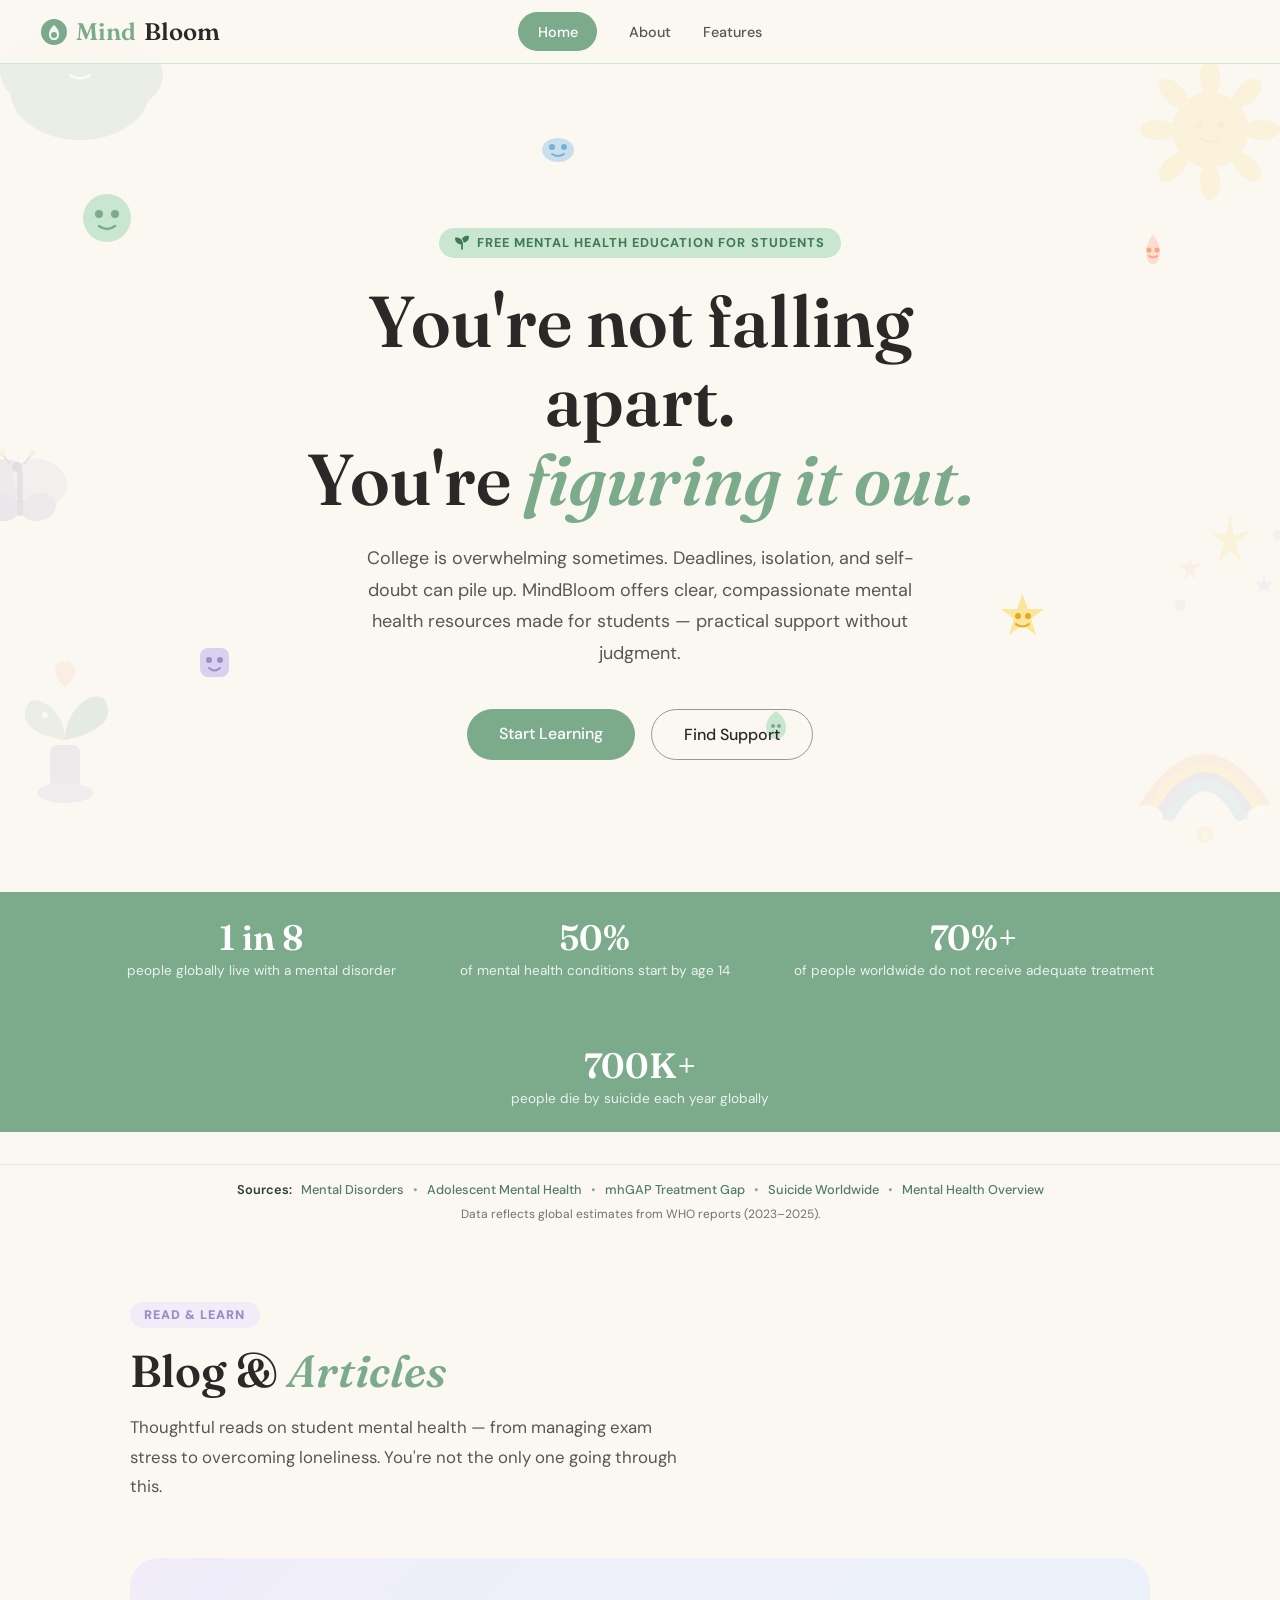
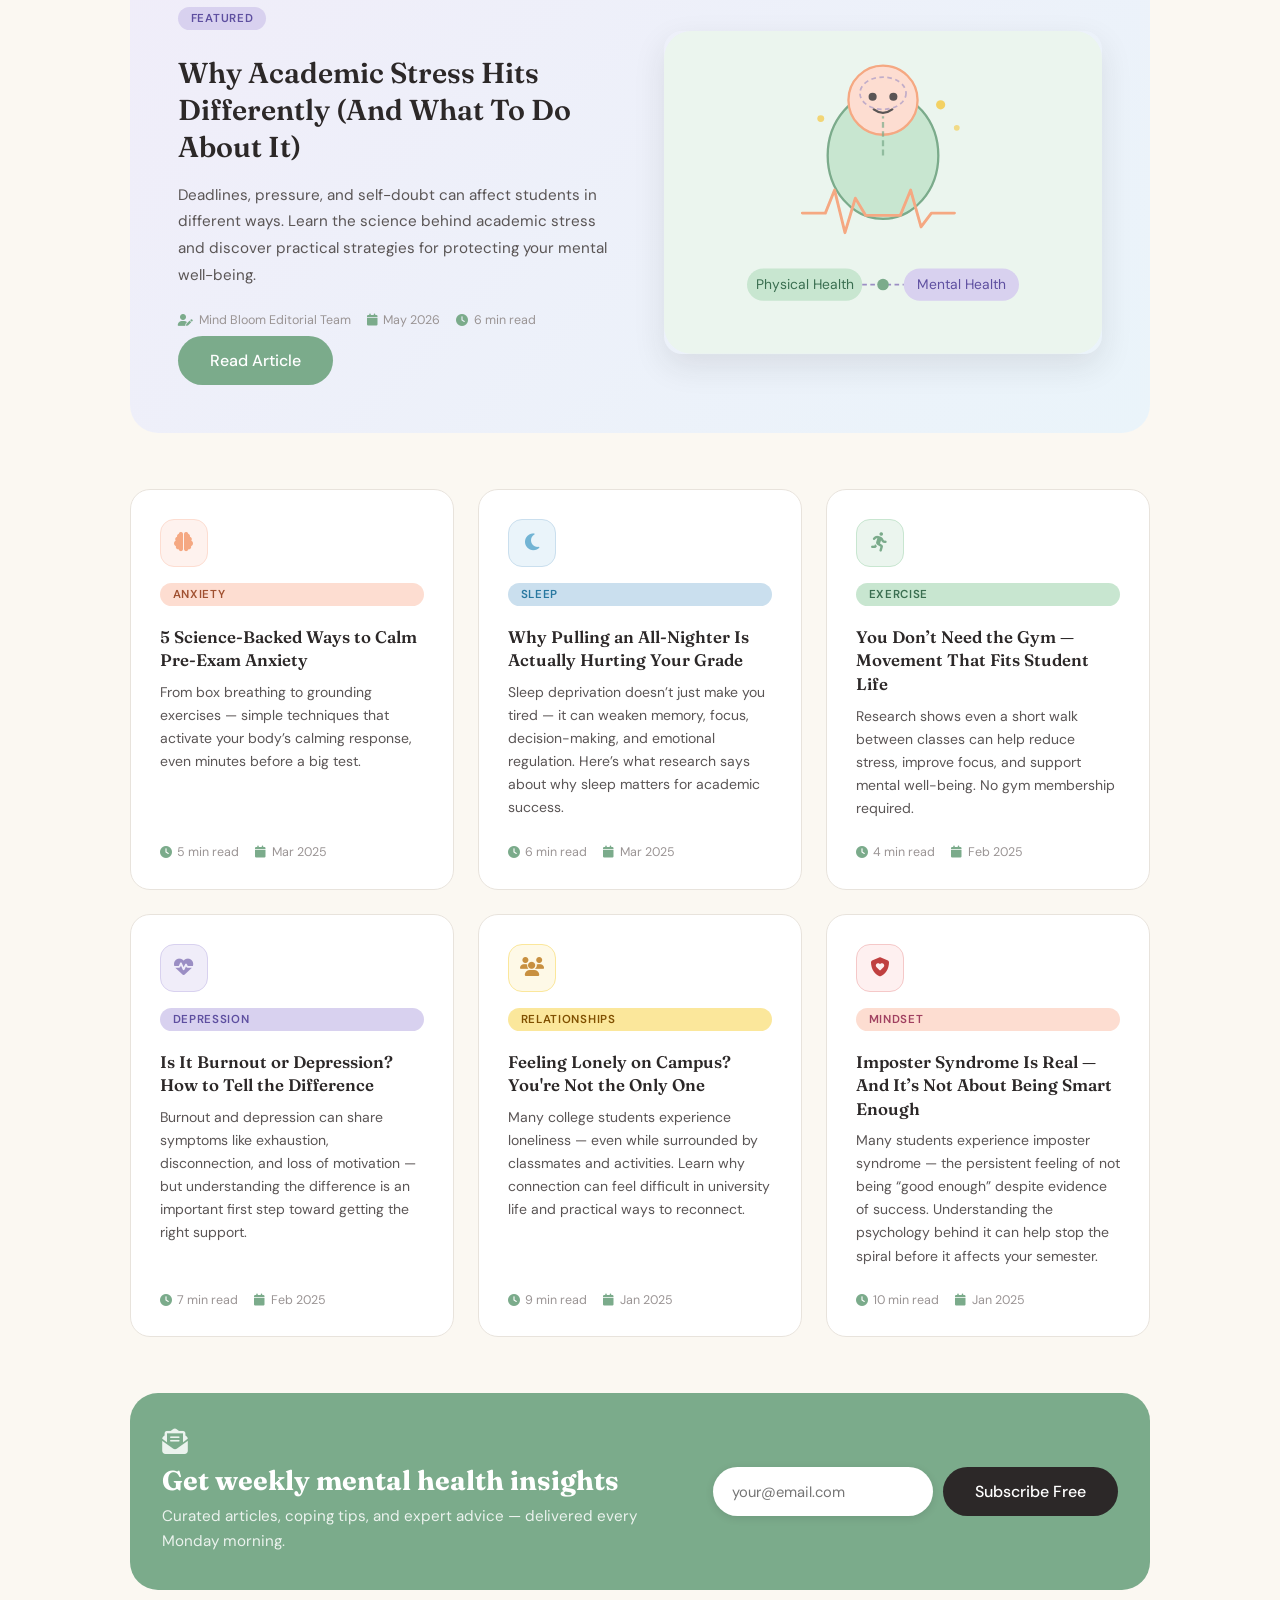
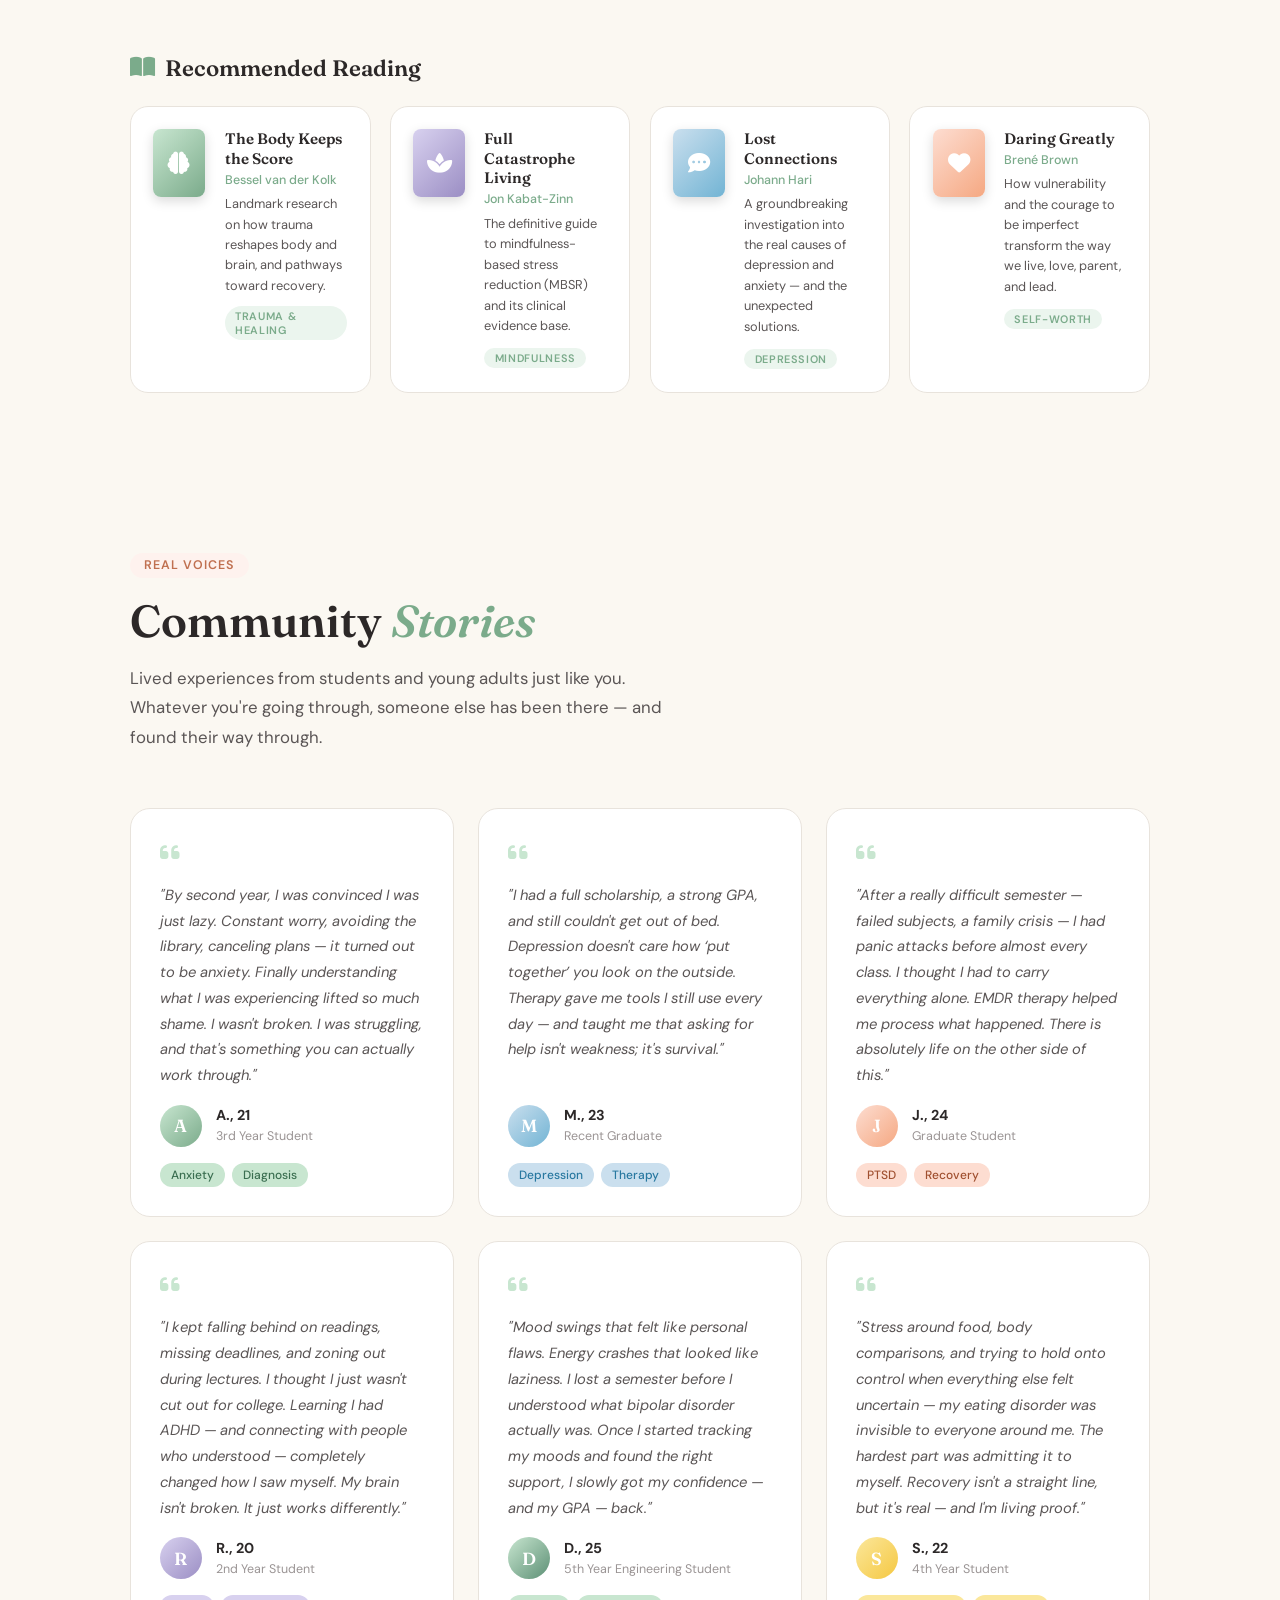
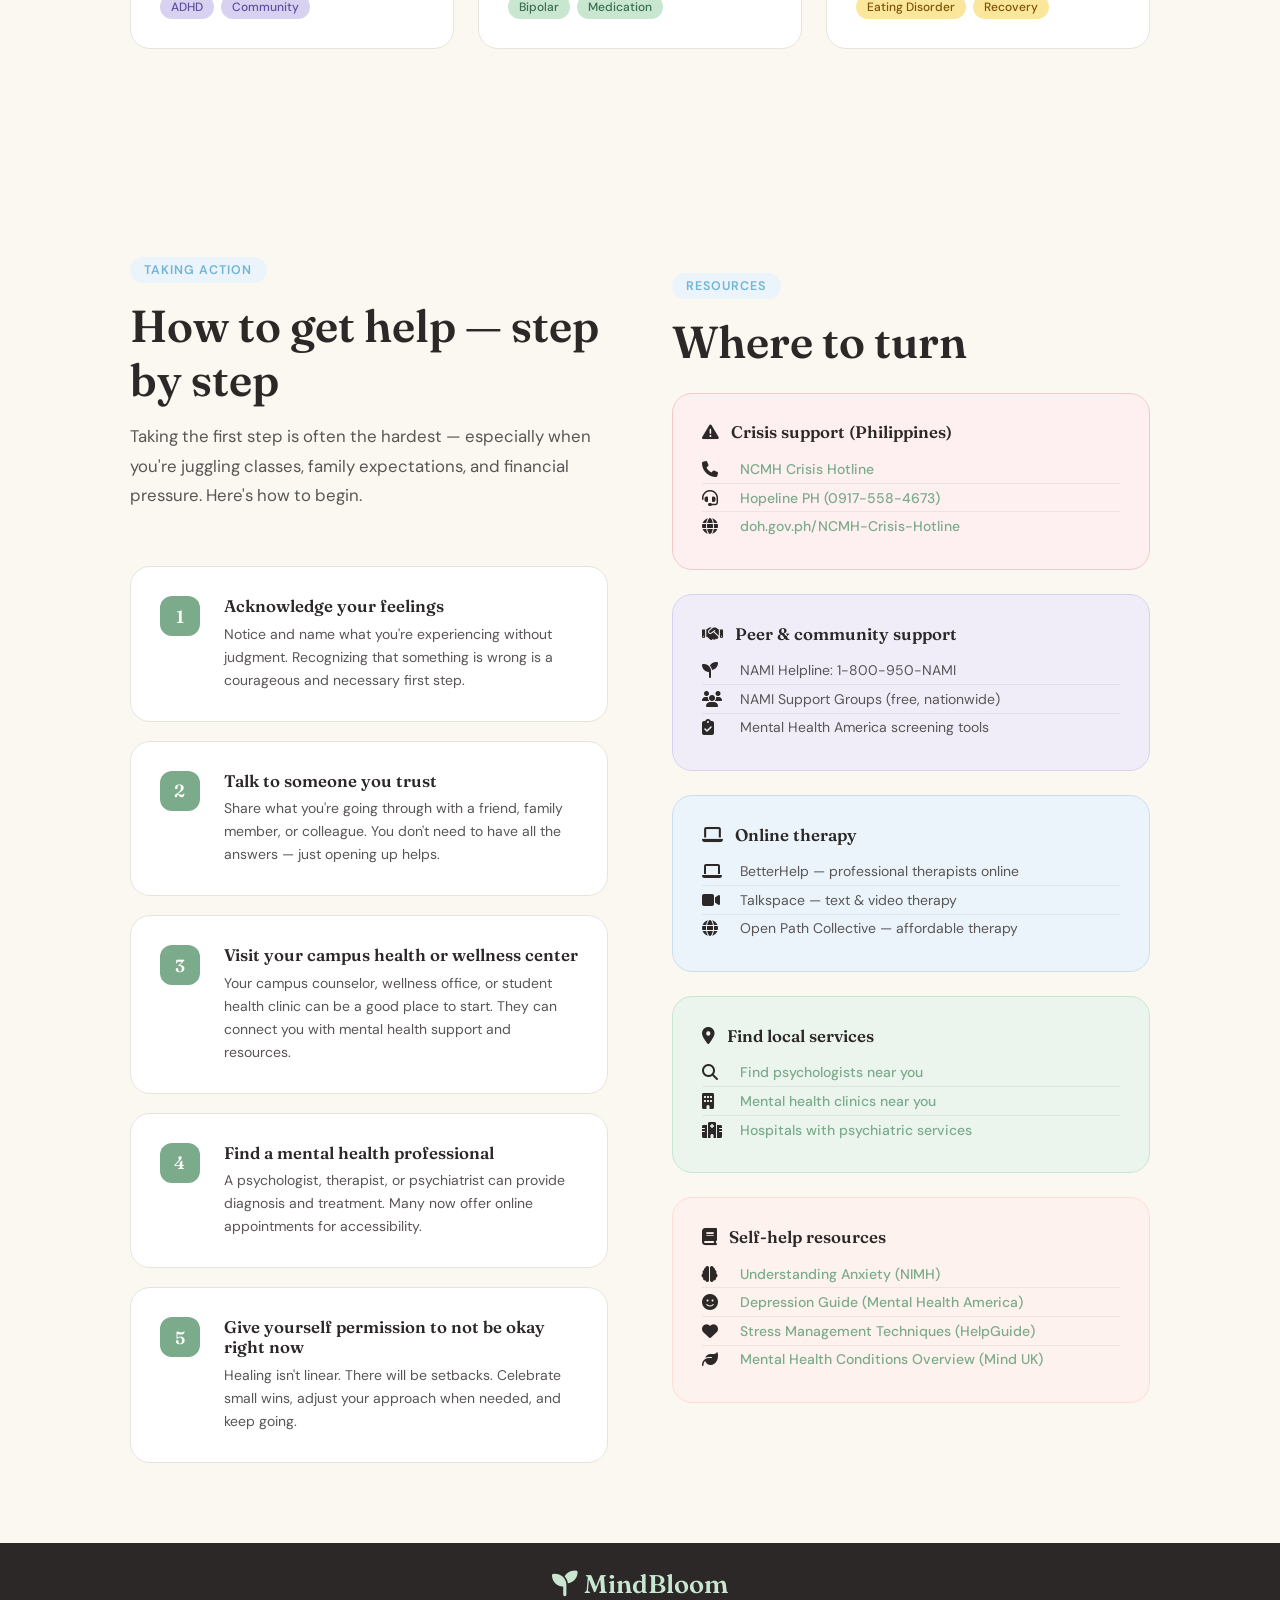
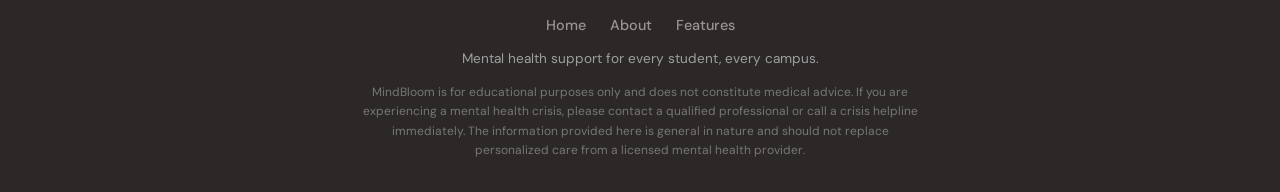
<file: index.html>
<!doctype html>
<html lang="en">
  <head>
    <meta charset="UTF-8" />
    <meta name="viewport" content="width=device-width, initial-scale=1.0" />
    <title>MindBloom — Mental Health Education</title>
    <link
      href="https://fonts.googleapis.com/css2?family=Fraunces:ital,opsz,wght@0,9..144,300;0,9..144,600;1,9..144,400&family=DM+Sans:wght@300;400;500&display=swap"
      rel="stylesheet"
    />
    <link
      rel="stylesheet"
      href="https://cdnjs.cloudflare.com/ajax/libs/font-awesome/6.5.0/css/all.min.css"
    />
    <link rel="stylesheet" href="styles.css" />
  </head>
  <body>
    <!-- ── Floating background mascots ── -->
    <div class="bg-deco tl">
      <svg
        width="200"
        height="200"
        viewBox="0 0 200 200"
        fill="none"
        xmlns="http://www.w3.org/2000/svg"
      >
        <ellipse cx="100" cy="120" rx="70" ry="50" fill="#7BAB8B" />
        <ellipse cx="60" cy="100" rx="40" ry="35" fill="#7BAB8B" />
        <ellipse cx="145" cy="105" rx="38" ry="32" fill="#7BAB8B" />
        <ellipse cx="100" cy="90" rx="50" ry="40" fill="#7BAB8B" />
        <path
          d="M80 90 Q85 85 90 90"
          stroke="white"
          stroke-width="3"
          stroke-linecap="round"
          fill="none"
        />
        <path
          d="M110 90 Q115 85 120 90"
          stroke="white"
          stroke-width="3"
          stroke-linecap="round"
          fill="none"
        />
        <path
          d="M90 105 Q100 112 110 105"
          stroke="white"
          stroke-width="2.5"
          stroke-linecap="round"
          fill="none"
        />
        <text
          x="148"
          y="72"
          fill="#7BAB8B"
          font-size="16"
          font-weight="bold"
          font-family="serif"
          opacity="0.6"
        >
          z
        </text>
        <text
          x="158"
          y="58"
          fill="#7BAB8B"
          font-size="20"
          font-weight="bold"
          font-family="serif"
          opacity="0.5"
        >
          z
        </text>
        <text
          x="170"
          y="42"
          fill="#7BAB8B"
          font-size="24"
          font-weight="bold"
          font-family="serif"
          opacity="0.4"
        >
          z
        </text>
      </svg>
    </div>
    <div class="bg-deco tr">
      <svg
        width="180"
        height="180"
        viewBox="0 0 180 180"
        fill="none"
        xmlns="http://www.w3.org/2000/svg"
      >
        <g transform="translate(90,90)">
          <circle r="38" fill="#F5C842" />
          <ellipse
            cx="0"
            cy="-52"
            rx="10"
            ry="18"
            fill="#F5C842"
            transform="rotate(0)"
          />
          <ellipse
            cx="0"
            cy="-52"
            rx="10"
            ry="18"
            fill="#F5C842"
            transform="rotate(45)"
          />
          <ellipse
            cx="0"
            cy="-52"
            rx="10"
            ry="18"
            fill="#F5C842"
            transform="rotate(90)"
          />
          <ellipse
            cx="0"
            cy="-52"
            rx="10"
            ry="18"
            fill="#F5C842"
            transform="rotate(135)"
          />
          <ellipse
            cx="0"
            cy="-52"
            rx="10"
            ry="18"
            fill="#F5C842"
            transform="rotate(180)"
          />
          <ellipse
            cx="0"
            cy="-52"
            rx="10"
            ry="18"
            fill="#F5C842"
            transform="rotate(225)"
          />
          <ellipse
            cx="0"
            cy="-52"
            rx="10"
            ry="18"
            fill="#F5C842"
            transform="rotate(270)"
          />
          <ellipse
            cx="0"
            cy="-52"
            rx="10"
            ry="18"
            fill="#F5C842"
            transform="rotate(315)"
          />
          <circle r="32" fill="#F5C842" />
          <circle cx="-11" cy="-5" r="4" fill="#E8A820" />
          <circle cx="11" cy="-5" r="4" fill="#E8A820" />
          <path
            d="M-10 8 Q0 16 10 8"
            stroke="#E8A820"
            stroke-width="2.5"
            stroke-linecap="round"
            fill="none"
          />
        </g>
      </svg>
    </div>
    <div class="bg-deco bl">
      <svg
        width="190"
        height="190"
        viewBox="0 0 190 190"
        fill="none"
        xmlns="http://www.w3.org/2000/svg"
      >
        <rect x="80" y="120" width="30" height="45" rx="8" fill="#9B8EC4" />
        <path
          d="M95 115 C95 80 55 60 55 90 C55 110 95 115 95 115 Z"
          fill="#7BAB8B"
        />
        <path
          d="M95 115 C95 75 140 55 138 88 C136 108 95 115 95 115 Z"
          fill="#5D9075"
        />
        <ellipse cx="95" cy="168" rx="28" ry="10" fill="#B09FD4" />
        <path
          d="M85 45 C85 38 95 32 95 40 C95 32 105 38 105 45 C105 55 95 62 95 62 C95 62 85 55 85 45Z"
          fill="#F5A882"
        />
        <circle cx="75" cy="90" r="3" fill="white" />
        <circle cx="88" cy="84" r="3" fill="white" />
      </svg>
    </div>
    <div class="bg-deco br">
      <svg
        width="170"
        height="170"
        viewBox="0 0 170 170"
        fill="none"
        xmlns="http://www.w3.org/2000/svg"
      >
        <path
          d="M20 130 Q85 20 150 130"
          stroke="#F5A882"
          stroke-width="12"
          fill="none"
          stroke-linecap="round"
        />
        <path
          d="M30 130 Q85 38 140 130"
          stroke="#F5C842"
          stroke-width="12"
          fill="none"
          stroke-linecap="round"
        />
        <path
          d="M40 130 Q85 56 130 130"
          stroke="#9B8EC4"
          stroke-width="12"
          fill="none"
          stroke-linecap="round"
        />
        <path
          d="M50 130 Q85 70 120 130"
          stroke="#72B4D4"
          stroke-width="12"
          fill="none"
          stroke-linecap="round"
        />
        <ellipse cx="25" cy="132" rx="18" ry="12" fill="white" opacity="0.9" />
        <ellipse cx="145" cy="132" rx="18" ry="12" fill="white" opacity="0.9" />
        <circle cx="85" cy="150" r="8" fill="#F5C842" />
        <path
          d="M85 142 L87 148 L93 148 L88 152 L90 158 L85 154 L80 158 L82 152 L77 148 L83 148 Z"
          fill="white"
          opacity="0.6"
        />
      </svg>
    </div>
    <div class="bg-deco mid-l">
      <svg width="120" height="120" viewBox="0 0 120 120" fill="none">
        <ellipse
          cx="40"
          cy="50"
          rx="28"
          ry="22"
          fill="#9B8EC4"
          transform="rotate(-20 40 50)"
        />
        <ellipse
          cx="80"
          cy="50"
          rx="28"
          ry="22"
          fill="#B8AEDE"
          transform="rotate(20 80 50)"
        />
        <ellipse
          cx="42"
          cy="75"
          rx="18"
          ry="14"
          fill="#7B6EC0"
          transform="rotate(10 42 75)"
        />
        <ellipse
          cx="78"
          cy="75"
          rx="18"
          ry="14"
          fill="#9B8EC4"
          transform="rotate(-10 78 75)"
        />
        <rect x="57" y="38" width="6" height="46" rx="3" fill="#5A4A80" />
        <circle cx="57" cy="35" r="5" fill="#3D3060" />
        <line
          x1="50"
          y1="32"
          x2="42"
          y2="22"
          stroke="#5A4A80"
          stroke-width="2"
        />
        <line
          x1="64"
          y1="32"
          x2="72"
          y2="22"
          stroke="#5A4A80"
          stroke-width="2"
        />
        <circle cx="42" cy="21" r="3" fill="#F5C842" />
        <circle cx="72" cy="21" r="3" fill="#F5C842" />
      </svg>
    </div>
    <div class="bg-deco mid-r">
      <svg width="140" height="140" viewBox="0 0 140 140" fill="none">
        <path
          d="M70 20 L74 40 L90 36 L76 48 L82 68 L70 56 L58 68 L64 48 L50 36 L66 40 Z"
          fill="#F5C842"
        />
        <path
          d="M30 60 L32 70 L42 68 L34 76 L36 86 L30 78 L24 86 L26 76 L18 68 L28 70 Z"
          fill="#F5A882"
          opacity="0.7"
        />
        <path
          d="M104 80 L106 88 L114 86 L108 92 L110 100 L104 94 L98 100 L100 92 L94 86 L102 88 Z"
          fill="#72B4D4"
          opacity="0.7"
        />
        <circle cx="20" cy="110" r="6" fill="#9B8EC4" opacity="0.5" />
        <circle cx="118" cy="40" r="5" fill="#7BAB8B" opacity="0.5" />
      </svg>
    </div>

    <!-- ── Nav ── -->
    <nav>
      <div class="nav-logo">
        <svg width="28" height="28" viewBox="0 0 28 28" fill="none">
          <circle cx="14" cy="14" r="13" fill="#7BAB8B" />
          <path
            d="M14 7 C14 7 9 11 9 16 C9 20 11 22 14 22 C17 22 19 20 19 16 C19 11 14 7 14 7Z"
            fill="white"
            opacity="0.9"
          />
          <circle cx="14" cy="17" r="3" fill="#7BAB8B" />
        </svg>
        Mind<span>Bloom</span>
      </div>
      <div class="nav-links">
        <a href="index.html">Home</a>
        <a href="about.html">About</a>
        <a href="features.html">Features</a>
      </div>
    </nav>

    <!-- ── Hero ── -->
    <div class="hero" id="home">
      <div class="hero-floaties">
        <svg
          class="floatie"
          style="left: 6%; top: 15%"
          width="60"
          height="60"
          viewBox="0 0 60 60"
          fill="none"
        >
          <circle cx="30" cy="30" r="24" fill="#C8E6D0" />
          <circle cx="22" cy="26" r="4" fill="#7BAB8B" />
          <circle cx="38" cy="26" r="4" fill="#7BAB8B" />
          <path
            d="M22 38 Q30 44 38 38"
            stroke="#7BAB8B"
            stroke-width="2.5"
            stroke-linecap="round"
            fill="none"
          />
        </svg>
        <svg
          class="floatie"
          style="right: 8%; top: 20%"
          width="50"
          height="50"
          viewBox="0 0 50 50"
          fill="none"
        >
          <path
            d="M25 5 C25 5 18 12 18 22 C18 30 21 34 25 34 C29 34 32 30 32 22 C32 12 25 5 25 5Z"
            fill="#FDDDD1"
          />
          <circle cx="21" cy="20" r="2.5" fill="#F5A882" />
          <circle cx="29" cy="20" r="2.5" fill="#F5A882" />
          <path
            d="M21 26 Q25 29 29 26"
            stroke="#F5A882"
            stroke-width="2"
            stroke-linecap="round"
            fill="none"
          />
        </svg>
        <svg
          class="floatie"
          style="left: 15%; bottom: 25%"
          width="45"
          height="45"
          viewBox="0 0 45 45"
          fill="none"
        >
          <rect x="8" y="8" width="29" height="29" rx="8" fill="#D8D1EF" />
          <circle cx="17" cy="20" r="3" fill="#9B8EC4" />
          <circle cx="28" cy="20" r="3" fill="#9B8EC4" />
          <path
            d="M17 28 Q22.5 33 28 28"
            stroke="#9B8EC4"
            stroke-width="2"
            stroke-linecap="round"
            fill="none"
          />
        </svg>
        <svg
          class="floatie"
          style="right: 18%; bottom: 30%"
          width="55"
          height="55"
          viewBox="0 0 55 55"
          fill="none"
        >
          <polygon
            points="27.5,5 33,20 49,20 36,30 41,46 27.5,36 14,46 19,30 6,20 22,20"
            fill="#FBE79B"
          />
          <circle cx="23" cy="27" r="3" fill="#E8A820" />
          <circle cx="33" cy="27" r="3" fill="#E8A820" />
          <path
            d="M21 35 Q27.5 40 34 35"
            stroke="#E8A820"
            stroke-width="2"
            stroke-linecap="round"
            fill="none"
          />
        </svg>
        <svg
          class="floatie"
          style="left: 42%; top: 8%"
          width="40"
          height="40"
          viewBox="0 0 40 40"
          fill="none"
        >
          <ellipse cx="20" cy="20" rx="16" ry="12" fill="#CADFEE" />
          <circle cx="14" cy="17" r="3" fill="#72B4D4" />
          <circle cx="26" cy="17" r="3" fill="#72B4D4" />
          <path
            d="M14 24 Q20 28 26 24"
            stroke="#72B4D4"
            stroke-width="2"
            stroke-linecap="round"
            fill="none"
          />
        </svg>
        <svg
          class="floatie"
          style="right: 38%; bottom: 18%"
          width="36"
          height="36"
          viewBox="0 0 36 36"
          fill="none"
        >
          <path
            d="M18 4 C18 4 8 10 8 20 C8 28 12 32 18 32 C24 32 28 28 28 20 C28 10 18 4 18 4Z"
            fill="#C8E6D0"
          />
          <circle cx="15" cy="19" r="2" fill="#7BAB8B" />
          <circle cx="21" cy="19" r="2" fill="#7BAB8B" />
        </svg>
      </div>

      <div class="hero-content reveal">
        <div class="hero-badge">
          <i class="fa-solid fa-seedling"></i>
          <strong>Free Mental Health Education For Students</strong>
        </div>
        <h1>You're not falling apart.<br />You're <em>figuring it out.</em></h1>
        <p>
                    College is overwhelming sometimes. Deadlines, isolation, and self-doubt can pile up. 
                    MindBloom offers clear, compassionate mental health resources made 
                    for students — practical support without judgment.

        </p>
        <div class="hero-btns">
          <a href="about.html" class="btn-primary">Start Learning</a>
          <a href="#help" class="btn-outline">Find Support</a>
        </div>
      </div>
    </div>

    <!-- ── Stats ── -->
    <div class="stats-strip">
      <div class="stat">
        <span class="stat-num">1 in 8</span>
        <span class="stat-label"
          >people globally live with a mental disorder</span
        >
      </div>
      <div class="stat">
        <span class="stat-num">50%</span>
        <span class="stat-label"
          >of mental health conditions start by age 14</span
        >
      </div>
      <div class="stat">
        <span class="stat-num">70%+</span>
        <span class="stat-label"
          >of people worldwide do not receive adequate treatment</span
        >
      </div>
      <div class="stat">
        <span class="stat-num">700K+</span>
        <span class="stat-label">people die by suicide each year globally</span>
      </div>
    </div>

    <!-- ── Sources ── -->
    <p class="stat-source">
      <span>Sources:</span>
      <a
        href="https://www.who.int/news-room/fact-sheets/detail/mental-disorders"
        target="_blank"
        >Mental Disorders</a
      >
      <span class="dot">•</span>
      <a
        href="https://www.who.int/news-room/fact-sheets/detail/adolescent-mental-health"
        target="_blank"
        >Adolescent Mental Health</a
      >
      <span class="dot">•</span>
      <a
        href="https://www.who.int/teams/mental-health-and-substance-use/treatment-care/mental-health-gap-action-programme"
        target="_blank"
        >mhGAP Treatment Gap</a
      >
      <span class="dot">•</span>
      <a
        href="https://www.who.int/news-room/fact-sheets/detail/suicide"
        target="_blank"
        >Suicide Worldwide</a
      >
      <span class="dot">•</span>
      <a href="https://www.who.int/health-topics/mental-health" target="_blank"
        >Mental Health Overview</a
      >
    </p>
    <p class="stat-note">
      Data reflects global estimates from WHO reports (2023–2025).
    </p>

    <!-- ── Blog & Articles ── -->
    <section id="blog">
      <div class="reveal">
        <div class="section-tag lavender">Read &amp; Learn</div>
        <h2>Blog &amp; <em>Articles</em></h2>
        <p class="section-intro">
          Thoughtful reads on student mental health — from managing exam stress to
          overcoming loneliness. You're not the only one going through this.
        </p>
      </div>

      <!-- Featured Article -->
      <div class="blog-featured reveal">
        <div class="blog-featured-text">
          <span class="blog-tag lavender">Featured</span>
          <h3>Why Academic Stress Hits Differently (And What To Do About It)</h3>
          <p>
           Deadlines, pressure, and self-doubt can affect students in different ways. 
           Learn the science behind academic stress and discover practical strategies 
           for protecting your mental well-being.
          </p>
          <div class="blog-meta">
            <span><i class="fa-solid fa-user-pen"></i> Mind Bloom Editorial Team</span>
            <span><i class="fa-solid fa-calendar"></i> May 2026</span>
            <span><i class="fa-solid fa-clock"></i> 6 min read</span>
          </div>
          <a href="#blog" class="btn-primary blog-read-btn">Read Article</a>
        </div>
        <div class="blog-featured-img">
          <svg
            viewBox="0 0 380 280"
            fill="none"
            xmlns="http://www.w3.org/2000/svg"
          >
            <rect width="380" height="280" rx="24" fill="#ebf5ee" />
            <ellipse
              cx="190"
              cy="108"
              rx="48"
              ry="55"
              fill="#c8e6d0"
              stroke="#7bab8b"
              stroke-width="2"
            />
            <circle
              cx="190"
              cy="60"
              r="30"
              fill="#fdddd1"
              stroke="#f5a882"
              stroke-width="2"
            />
            <circle cx="181" cy="57" r="3.5" fill="#5a5555" />
            <circle cx="199" cy="57" r="3.5" fill="#5a5555" />
            <path
              d="M182 68 Q190 74 198 68"
              stroke="#5a5555"
              stroke-width="2"
              stroke-linecap="round"
              fill="none"
            />
            <ellipse
              cx="190"
              cy="54"
              rx="20"
              ry="14"
              fill="none"
              stroke="#9b8ec4"
              stroke-width="1.5"
              stroke-dasharray="4 3"
              opacity="0.6"
            />
            <polyline
              points="120,158 140,158 148,138 157,175 166,145 175,160 205,160 214,138 223,170 232,158 252,158"
              stroke="#f5a882"
              stroke-width="2.5"
              stroke-linecap="round"
              stroke-linejoin="round"
              fill="none"
            />
            <path
              d="M190 108 Q190 86 190 74"
              stroke="#7bab8b"
              stroke-width="2"
              stroke-dasharray="5 3"
              opacity="0.7"
            />
            <circle cx="240" cy="64" r="4" fill="#f5c842" opacity="0.8" />
            <circle cx="254" cy="84" r="2.5" fill="#f5c842" opacity="0.6" />
            <circle cx="136" cy="76" r="3" fill="#f5c842" opacity="0.7" />
            <rect
              x="72"
              y="206"
              width="100"
              height="28"
              rx="14"
              fill="#c8e6d0"
            />
            <text
              x="122"
              y="224"
              text-anchor="middle"
              font-family="DM Sans,sans-serif"
              font-size="12"
              fill="#3a6e50"
            >
              Physical Health
            </text>
            <rect
              x="208"
              y="206"
              width="100"
              height="28"
              rx="14"
              fill="#d8d1ef"
            />
            <text
              x="258"
              y="224"
              text-anchor="middle"
              font-family="DM Sans,sans-serif"
              font-size="12"
              fill="#5e4fa0"
            >
              Mental Health
            </text>
            <line
              x1="172"
              y1="220"
              x2="208"
              y2="220"
              stroke="#9b8ec4"
              stroke-width="1.5"
              stroke-dasharray="4 3"
            />
            <circle cx="190" cy="220" r="5" fill="#7bab8b" />
          </svg>
        </div>
      </div>

      <!-- Article Grid -->
      <div class="blog-grid reveal">
        <article class="blog-card">
          <div
            class="blog-card-icon"
            style="
              background: var(--peach-pale);
              border-color: var(--peach-light);
            "
          >
            <i class="fa-solid fa-brain" style="color: var(--peach)"></i>
          </div>
          <span class="blog-tag peach">Anxiety</span>
          <h4>5 Science-Backed Ways to Calm Pre-Exam Anxiety</h4>
          <p>
            From box breathing to grounding exercises — simple techniques that activate your body’s 
            calming response, even minutes before a big test.
          </p>
          <div class="blog-meta">
            <span><i class="fa-solid fa-clock"></i> 5 min read</span>
            <span><i class="fa-solid fa-calendar"></i> Mar 2025</span>
          </div>
        </article>

        <article class="blog-card">
          <div
            class="blog-card-icon"
            style="background: var(--sky-pale); border-color: var(--sky-light)"
          >
            <i class="fa-solid fa-moon" style="color: var(--sky)"></i>
          </div>
          <span class="blog-tag sky">Sleep</span>
          <h4>Why Pulling an All-Nighter Is Actually Hurting Your Grade</h4>
          <p>
            Sleep deprivation doesn’t just make you tired — it can weaken memory, focus, decision-making, and 
            emotional regulation. Here’s what research says about why sleep matters for academic success.
          </p>
          <div class="blog-meta">
            <span><i class="fa-solid fa-clock"></i> 6 min read</span>
            <span><i class="fa-solid fa-calendar"></i> Mar 2025</span>
          </div>
        </article>

        <article class="blog-card">
          <div
            class="blog-card-icon"
            style="
              background: var(--sage-pale);
              border-color: var(--sage-light);
            "
          >
            <i
              class="fa-solid fa-person-running"
              style="color: var(--sage)"
            ></i>
          </div>
          <span class="blog-tag sage">Exercise</span>
          <h4>You Don’t Need the Gym — Movement That Fits Student Life</h4>
          <p>
            Research shows even a short walk between classes can help reduce stress, improve focus, 
            and support mental well-being. No gym membership required.
          </p>
          <div class="blog-meta">
            <span><i class="fa-solid fa-clock"></i> 4 min read</span>
            <span><i class="fa-solid fa-calendar"></i> Feb 2025</span>
          </div>
        </article>

        <article class="blog-card">
          <div
            class="blog-card-icon"
            style="
              background: var(--lavender-pale);
              border-color: var(--lavender-light);
            "
          >
            <i
              class="fa-solid fa-heart-pulse"
              style="color: var(--lavender)"
            ></i>
          </div>
          <span class="blog-tag lavender">Depression</span>
          <h4>Is It Burnout or Depression? How to Tell the Difference</h4>
          <p>
            Burnout and depression can share symptoms like exhaustion, disconnection, and loss of motivation — but understanding 
            the difference is an important first step toward getting the right support.
          </p>
          <div class="blog-meta">
            <span><i class="fa-solid fa-clock"></i> 7 min read</span>
            <span><i class="fa-solid fa-calendar"></i> Feb 2025</span>
          </div>
        </article>

        <article class="blog-card">
          <div
            class="blog-card-icon"
            style="background: #fef9e7; border-color: var(--sun-light)"
          >
            <i class="fa-solid fa-users" style="color: #c89040"></i>
          </div>
          <span
            class="blog-tag"
            style="background: var(--sun-light); color: #805000"
            >Relationships</span
          >
          <h4>Feeling Lonely on Campus? You're Not the Only One</h4>
          <p>
            Many college students experience loneliness — even while surrounded by classmates and activities. 
            Learn why connection can feel difficult in university life and practical ways to reconnect.
          </p>
          <div class="blog-meta">
            <span><i class="fa-solid fa-clock"></i> 9 min read</span>
            <span><i class="fa-solid fa-calendar"></i> Jan 2025</span>
          </div>
        </article>

        <article class="blog-card">
          <div
            class="blog-card-icon"
            style="background: #fef0f0; border-color: #f5c8c8"
          >
            <i class="fa-solid fa-shield-heart" style="color: #c04040"></i>
          </div>
          <span class="blog-tag" style="background: #fdddd1; color: #a04060"
            >Mindset</span
          >
          <h4>Imposter Syndrome Is Real — And It’s Not About Being Smart Enough</h4>
          <p>
            Many students experience imposter syndrome — the persistent feeling of not being “good enough” despite evidence of success. 
            Understanding the psychology behind it can help stop the spiral before it affects your semester.
          </p>
          <div class="blog-meta">
            <span><i class="fa-solid fa-clock"></i> 10 min read</span>
            <span><i class="fa-solid fa-calendar"></i> Jan 2025</span>
          </div>
        </article>
      </div>

      <!-- Newsletter CTA -->
      <!-- Newsletter CTA -->
      <div class="newsletter-cta reveal">
        <div class="newsletter-inner">
          <div class="newsletter-text">
            <i class="fa-solid fa-envelope-open-text newsletter-icon"></i>

            <h3>Get weekly mental health insights</h3>

            <p>
              Curated articles, coping tips, and expert advice — delivered every
              Monday morning.
            </p>
          </div>

          <form class="newsletter-form">
            <input
              type="email"
              placeholder="your@email.com"
              class="newsletter-input"
              required
            />

            <button type="submit" class="btn-primary newsletter-btn">
              Subscribe Free
            </button>
          </form>
        </div>
      </div>

      <!-- Recommended Reading -->
      <div class="reveal" style="margin-top: 4rem">
        <h3 class="reading-heading">
          <i class="fa-solid fa-book-open"></i> Recommended Reading
        </h3>
        <div class="reading-list">
          <div class="reading-item">
            <div
              class="reading-cover"
              style="background: linear-gradient(135deg, #c8e6d0, #7bab8b)"
            >
              <i class="fa-solid fa-brain"></i>
            </div>
            <div class="reading-info">
              <h5>The Body Keeps the Score</h5>
              <p class="reading-author">Bessel van der Kolk</p>
              <p class="reading-desc">
                Landmark research on how trauma reshapes body and brain, and
                pathways toward recovery.
              </p>
              <span class="reading-tag">Trauma &amp; Healing</span>
            </div>
          </div>
          <div class="reading-item">
            <div
              class="reading-cover"
              style="background: linear-gradient(135deg, #d8d1ef, #9b8ec4)"
            >
              <i class="fa-solid fa-spa"></i>
            </div>
            <div class="reading-info">
              <h5>Full Catastrophe Living</h5>
              <p class="reading-author">Jon Kabat-Zinn</p>
              <p class="reading-desc">
                The definitive guide to mindfulness-based stress reduction
                (MBSR) and its clinical evidence base.
              </p>
              <span class="reading-tag">Mindfulness</span>
            </div>
          </div>
          <div class="reading-item">
            <div
              class="reading-cover"
              style="background: linear-gradient(135deg, #cadfee, #72b4d4)"
            >
              <i class="fa-solid fa-comment-dots"></i>
            </div>
            <div class="reading-info">
              <h5>Lost Connections</h5>
              <p class="reading-author">Johann Hari</p>
              <p class="reading-desc">
                A groundbreaking investigation into the real causes of
                depression and anxiety — and the unexpected solutions.
              </p>
              <span class="reading-tag">Depression</span>
            </div>
          </div>
          <div class="reading-item">
            <div
              class="reading-cover"
              style="background: linear-gradient(135deg, #fdddd1, #f5a882)"
            >
              <i class="fa-solid fa-heart"></i>
            </div>
            <div class="reading-info">
              <h5>Daring Greatly</h5>
              <p class="reading-author">Brené Brown</p>
              <p class="reading-desc">
                How vulnerability and the courage to be imperfect transform the
                way we live, love, parent, and lead.
              </p>
              <span class="reading-tag">Self-Worth</span>
            </div>
          </div>
        </div>
      </div>
    </section>

    <!-- ── Community Stories ── -->
    <section id="stories">
      <div class="reveal">
        <div class="section-tag peach">Real Voices</div>
        <h2>Community <em>Stories</em></h2>
        <p class="section-intro">
         Lived experiences from students and young adults just like you. 
         Whatever you're going through, someone else has been there — and found their way through.
        </p>
      </div>

      <div class="stories-grid reveal">
        <div class="story-card">
          <div class="story-quote-icon">
            <i class="fa-solid fa-quote-left"></i>
          </div>
          <p class="story-text">
            "By second year, I was convinced I was just lazy. Constant worry, avoiding the library, 
            canceling plans — it turned out to be anxiety. Finally understanding what I was experiencing 
            lifted so much shame. I wasn't broken. I was struggling, and that's something you can actually work through."
          </p>
          <div class="story-author">
            <div
              class="story-avatar"
              style="background: linear-gradient(135deg, #c8e6d0, #7bab8b)"
            >
              A
            </div>
            <div>
              <strong>A., 21</strong>
              <span>3rd Year Student</span>
            </div>
          </div>
          <div class="story-tags">
            <span class="tag sage">Anxiety</span>
            <span class="tag sage">Diagnosis</span>
          </div>
        </div>

        <div class="story-card story-card--highlight">
          <div class="story-quote-icon">
            <i class="fa-solid fa-quote-left"></i>
          </div>
          <p class="story-text">
            "I had a full scholarship, a strong GPA, and still couldn't get out of bed. Depression doesn't care how ‘put 
            together’ you look on the outside. Therapy gave me tools I still use every day — and taught me 
            that asking for help isn't weakness; it's survival."
          </p>
          <div class="story-author">
            <div
              class="story-avatar"
              style="background: linear-gradient(135deg, #cadfee, #72b4d4)"
            >
              M
            </div>
            <div>
              <strong>M., 23</strong>
              <span>Recent Graduate</span>
            </div>
          </div>
          <div class="story-tags">
            <span class="tag sky">Depression</span>
            <span class="tag sky">Therapy</span>
          </div>
        </div>

        <div class="story-card">
          <div class="story-quote-icon">
            <i class="fa-solid fa-quote-left"></i>
          </div>
          <p class="story-text">
            "After a really difficult semester — failed subjects, a family crisis — I had panic attacks before almost every class. 
            I thought I had to carry everything alone.
            EMDR therapy helped me process what happened. There is absolutely life on the other side of this."
          </p>
          <div class="story-author">
            <div
              class="story-avatar"
              style="background: linear-gradient(135deg, #fdddd1, #f5a882)"
            >
              J
            </div>
            <div>
              <strong>J., 24</strong>
              <span>Graduate Student</span>
            </div>
          </div>
          <div class="story-tags">
            <span class="tag peach">PTSD</span>
            <span class="tag peach">Recovery</span>
          </div>
        </div>

        <div class="story-card">
          <div class="story-quote-icon">
            <i class="fa-solid fa-quote-left"></i>
          </div>
          <p class="story-text">
            "I kept falling behind on readings, missing deadlines, and zoning out during lectures. 
            I thought I just wasn't cut out for college. Learning I had ADHD — and 
            connecting with people who understood — completely changed how I saw myself. 
            My brain isn't broken. It just works differently."
          </p>
          <div class="story-author">
            <div
              class="story-avatar"
              style="background: linear-gradient(135deg, #d8d1ef, #9b8ec4)"
            >
              R
            </div>
            <div>
              <strong>R., 20</strong>
              <span>2nd Year Student</span>
            </div>
          </div>
          <div class="story-tags">
            <span class="tag lavender">ADHD</span>
            <span class="tag lavender">Community</span>
          </div>
        </div>

        <div class="story-card">
          <div class="story-quote-icon">
            <i class="fa-solid fa-quote-left"></i>
          </div>
          <p class="story-text">
            "Mood swings that felt like personal flaws. Energy crashes that looked like laziness. 
            I lost a semester before I understood what bipolar disorder actually was. 
            Once I started tracking my moods and found the right support, I slowly got my confidence — and my GPA — back."
          </p>
          <div class="story-author">
            <div
              class="story-avatar"
              style="background: linear-gradient(135deg, #c8e6d0, #5d9075)"
            >
              D
            </div>
            <div>
              <strong>D., 25</strong>
              <span>5th Year Engineering Student</span>
            </div>
          </div>
          <div class="story-tags">
            <span class="tag sage">Bipolar</span>
            <span class="tag sage">Medication</span>
          </div>
        </div>

        <div class="story-card">
          <div class="story-quote-icon">
            <i class="fa-solid fa-quote-left"></i>
          </div>
          <p class="story-text">
            "Stress around food, body comparisons, and trying to hold onto control when everything else felt uncertain — 
            my eating disorder was invisible to everyone around me. The hardest part was admitting it to myself. 
            Recovery isn't a straight line, but it's real — and I'm living proof."
          </p>
          <div class="story-author">
            <div
              class="story-avatar"
              style="background: linear-gradient(135deg, #fbe79b, #f5c842)"
            >
              S
            </div>
            <div>
              <strong>S., 22</strong>
              <span>4th Year Student</span>
            </div>
          </div>
          <div class="story-tags">
            <span
              class="tag"
              style="background: var(--sun-light); color: #805000"
              >Eating Disorder</span
            >
            <span
              class="tag"
              style="background: var(--sun-light); color: #805000"
              >Recovery</span
            >
          </div>
        </div>
      </div>
    </section>

    <!-- ── How to get help ── -->
    <section id="help">
      <div
        style="
          display: grid;
          grid-template-columns: 1fr 1fr;
          gap: 4rem;
          align-items: start;
        "
        class="reveal"
      >
        <div>
          <div class="section-tag sky">Taking action</div>
          <h2>How to get help — step by step</h2>
          <p class="section-intro">
            Taking the first step is often the hardest — especially when you're juggling classes, 
            family expectations, and financial pressure. Here's how to begin.
          </p>
          <div class="help-steps">
            <div class="help-step">
              <div class="step-num">1</div>
              <div>
                <h3>Acknowledge your feelings</h3>
                <p>
                  Notice and name what you're experiencing without judgment.
                  Recognizing that something is wrong is a courageous and
                  necessary first step.
                </p>
              </div>
            </div>
            <div class="help-step">
              <div class="step-num">2</div>
              <div>
                <h3>Talk to someone you trust</h3>
                <p>
                  Share what you're going through with a friend, family member,
                  or colleague. You don't need to have all the answers — just
                  opening up helps.
                </p>
              </div>
            </div>
            <div class="help-step">
              <div class="step-num">3</div>
              <div>
                <h3>Visit your campus health or wellness center</h3>
                <p>
                 Your campus counselor, wellness office, or student health clinic can be a good place to start. 
                 They can connect you with mental health support and resources.
                </p>
              </div>
            </div>
            <div class="help-step">
              <div class="step-num">4</div>
              <div>
                <h3>Find a mental health professional</h3>
                <p>
                  A psychologist, therapist, or psychiatrist can provide
                  diagnosis and treatment. Many now offer online appointments
                  for accessibility.
                </p>
              </div>
            </div>
            <div class="help-step">
              <div class="step-num">5</div>
              <div>
                <h3>Give yourself permission to not be okay right now</h3>
                <p>
                  Healing isn't linear. There will be setbacks. Celebrate small wins, adjust your approach when needed, and keep going.
                </p>
              </div>
            </div>
          </div>
        </div>

        <div>
          <div class="section-tag sky" style="margin-top: 1rem">Resources</div>
          <h2 style="margin-bottom: 1.5rem">Where to turn</h2>
          <div class="resources-grid" style="grid-template-columns: 1fr">
            <div class="resource-card crisis">
              <h3>
                <i class="fa-solid fa-triangle-exclamation"></i> Crisis support
                (Philippines)
              </h3>
              <ul>
                <li>
                  <i class="fa-solid fa-phone"></i>
                  <a
                    href="https://findahelpline.com/organizations/ncmh-crisis-hotline"
                    target="_blank"
                    >NCMH Crisis Hotline</a
                  >
                </li>
                <li>
                  <i class="fa-solid fa-headset"></i>
                  <a href="https://www.facebook.com/HopelinePH/" target="_blank"
                    >Hopeline PH (0917-558-4673)</a
                  >
                </li>
                <li>
                  <i class="fa-solid fa-globe"></i>
                  <a
                    href="https://doh.gov.ph/NCMH-Crisis-Hotline"
                    target="_blank"
                    >doh.gov.ph/NCMH-Crisis-Hotline</a
                  >
                </li>
              </ul>
            </div>
            <div class="resource-card support">
              <h3>
                <i class="fa-solid fa-handshake"></i> Peer &amp; community
                support
              </h3>
              <ul>
                <li>
                  <i class="fa-solid fa-seedling"></i> NAMI Helpline:
                  1-800-950-NAMI
                </li>
                <li>
                  <i class="fa-solid fa-users"></i> NAMI Support Groups (free,
                  nationwide)
                </li>
                <li>
                  <i class="fa-solid fa-clipboard-check"></i> Mental Health
                  America screening tools
                </li>
              </ul>
            </div>
            <div class="resource-card online">
              <h3><i class="fa-solid fa-laptop"></i> Online therapy</h3>
              <ul>
                <li>
                  <i class="fa-solid fa-laptop"></i> BetterHelp — professional
                  therapists online
                </li>
                <li>
                  <i class="fa-solid fa-video"></i> Talkspace — text &amp; video
                  therapy
                </li>
                <li>
                  <i class="fa-solid fa-globe"></i> Open Path Collective —
                  affordable therapy
                </li>
              </ul>
            </div>
            <div class="resource-card local">
              <h3>
                <i class="fa-solid fa-location-dot"></i> Find local services
              </h3>
              <ul>
                <li>
                  <i class="fa-solid fa-magnifying-glass"></i>
                  <a
                    href="https://www.google.com/maps/search/psychologist+near+me"
                    target="_blank"
                    >Find psychologists near you</a
                  >
                </li>
                <li>
                  <i class="fa-solid fa-building"></i>
                  <a
                    href="https://www.google.com/maps/search/mental+health+clinic+near+me"
                    target="_blank"
                    >Mental health clinics near you</a
                  >
                </li>
                <li>
                  <i class="fa-solid fa-hospital"></i>
                  <a
                    href="https://www.google.com/maps/search/hospital+psychiatry+department+near+me"
                    target="_blank"
                    >Hospitals with psychiatric services</a
                  >
                </li>
              </ul>
            </div>
            <div class="resource-card self-help">
              <h3><i class="fa-solid fa-book"></i> Self-help resources</h3>
              <ul>
                <li>
                  <i class="fa-solid fa-brain"></i>
                  <a
                    href="https://www.nimh.nih.gov/health/topics/anxiety-disorders"
                    target="_blank"
                    >Understanding Anxiety (NIMH)</a
                  >
                </li>
                <li>
                  <i class="fa-solid fa-face-smile"></i>
                  <a
                    href="https://www.mhanational.org/conditions/depression"
                    target="_blank"
                    >Depression Guide (Mental Health America)</a
                  >
                </li>
                <li>
                  <i class="fa-solid fa-heart"></i>
                  <a
                    href="https://www.helpguide.org/articles/stress/stress-management.htm"
                    target="_blank"
                    >Stress Management Techniques (HelpGuide)</a
                  >
                </li>
                <li>
                  <i class="fa-solid fa-leaf"></i>
                  <a
                    href="https://www.mind.org.uk/information-support/types-of-mental-health-problems/"
                    target="_blank"
                    >Mental Health Conditions Overview (Mind UK)</a
                  >
                </li>
              </ul>
            </div>
          </div>
        </div>
      </div>
    </section>

    <button id="scrollTopBtn"><i class="fa-solid fa-chevron-up"></i></button>

    <!-- ── Footer ── -->
    <footer>
      <div class="footer-logo">
        <i class="fa-solid fa-seedling"></i> MindBloom
      </div>
      <!-- NEW NAV LINKS -->
      <div class="footer-links">
        <a href="index.html">Home</a>
        <a href="about.html">About</a>
        <a href="features.html">Features</a>
      </div>

      <p>Mental health support for every student, every campus.</p>
      <p class="disclaimer">
        MindBloom is for educational purposes only and does not constitute
        medical advice. If you are experiencing a mental health crisis, please
        contact a qualified professional or call a crisis helpline immediately.
        The information provided here is general in nature and should not
        replace personalized care from a licensed mental health provider.
      </p>
    </footer>

    <script src="script.js"></script>
  </body>
</html>
</file>
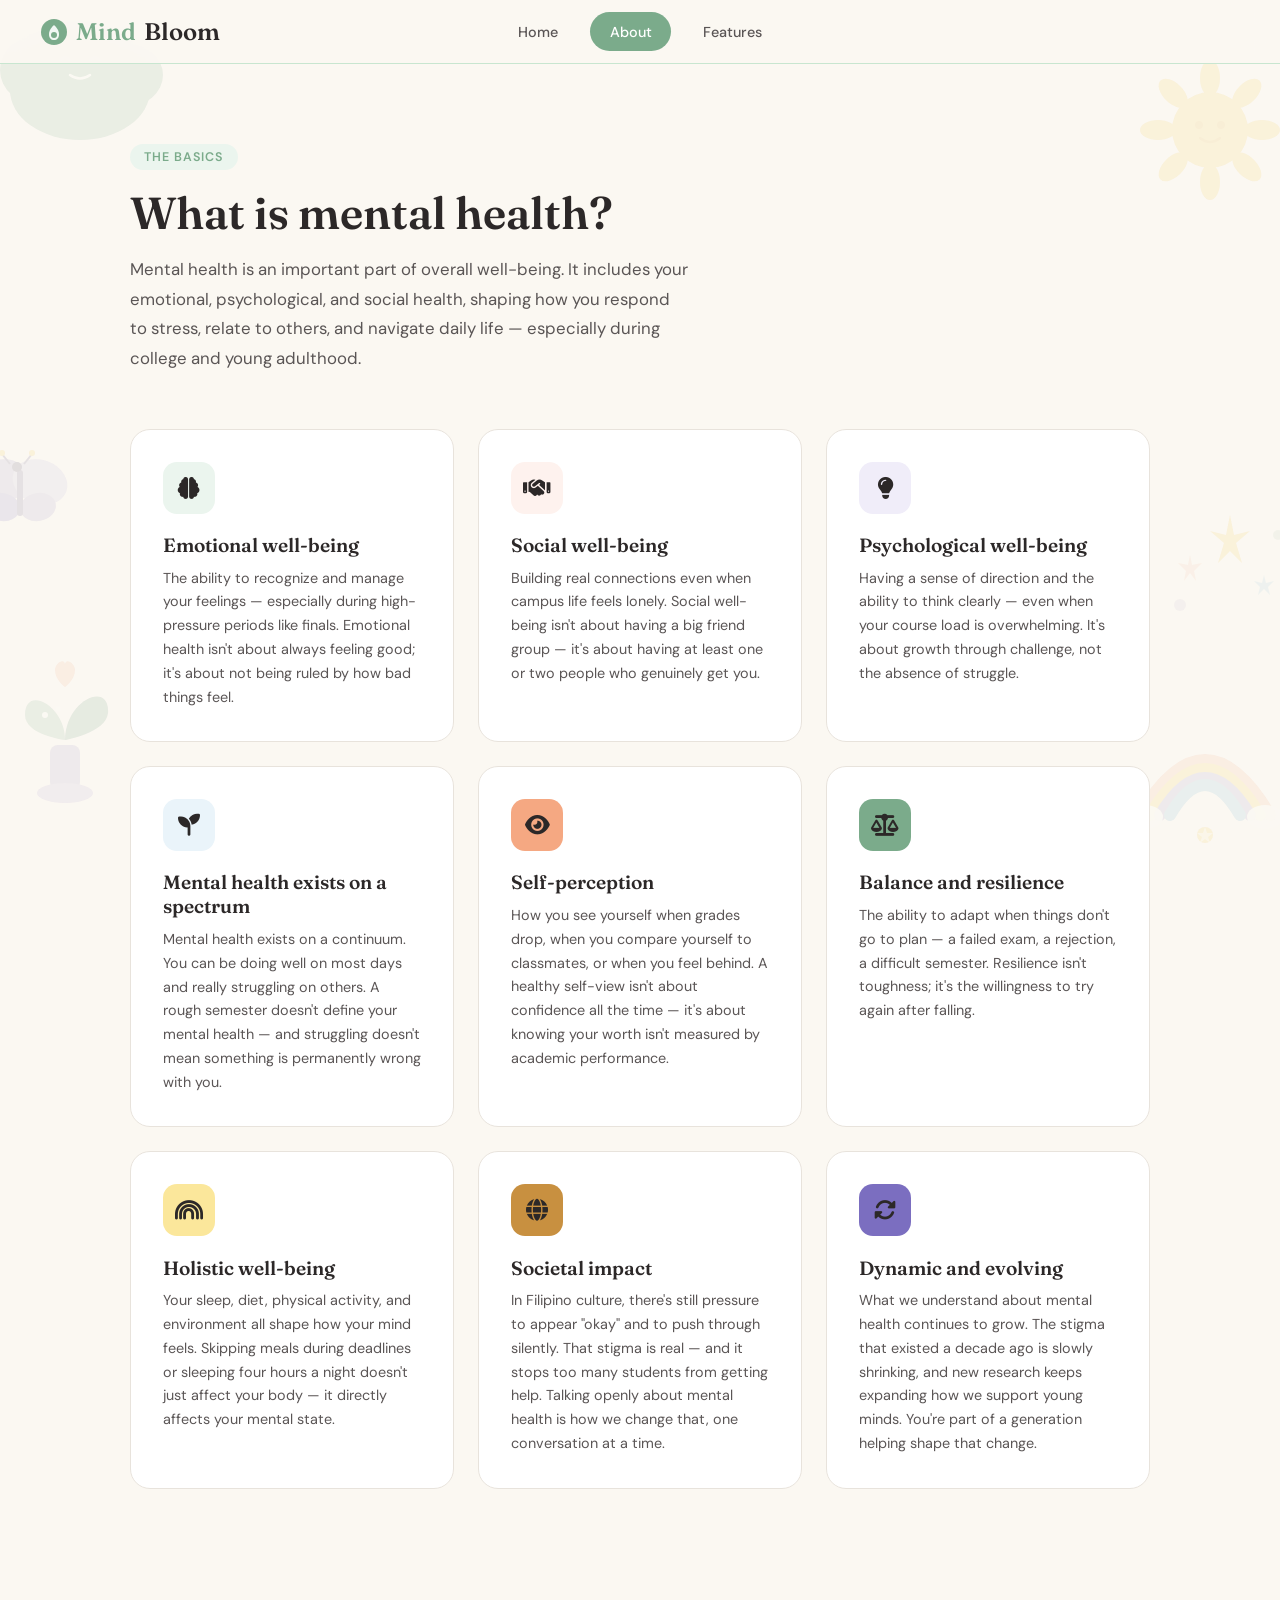
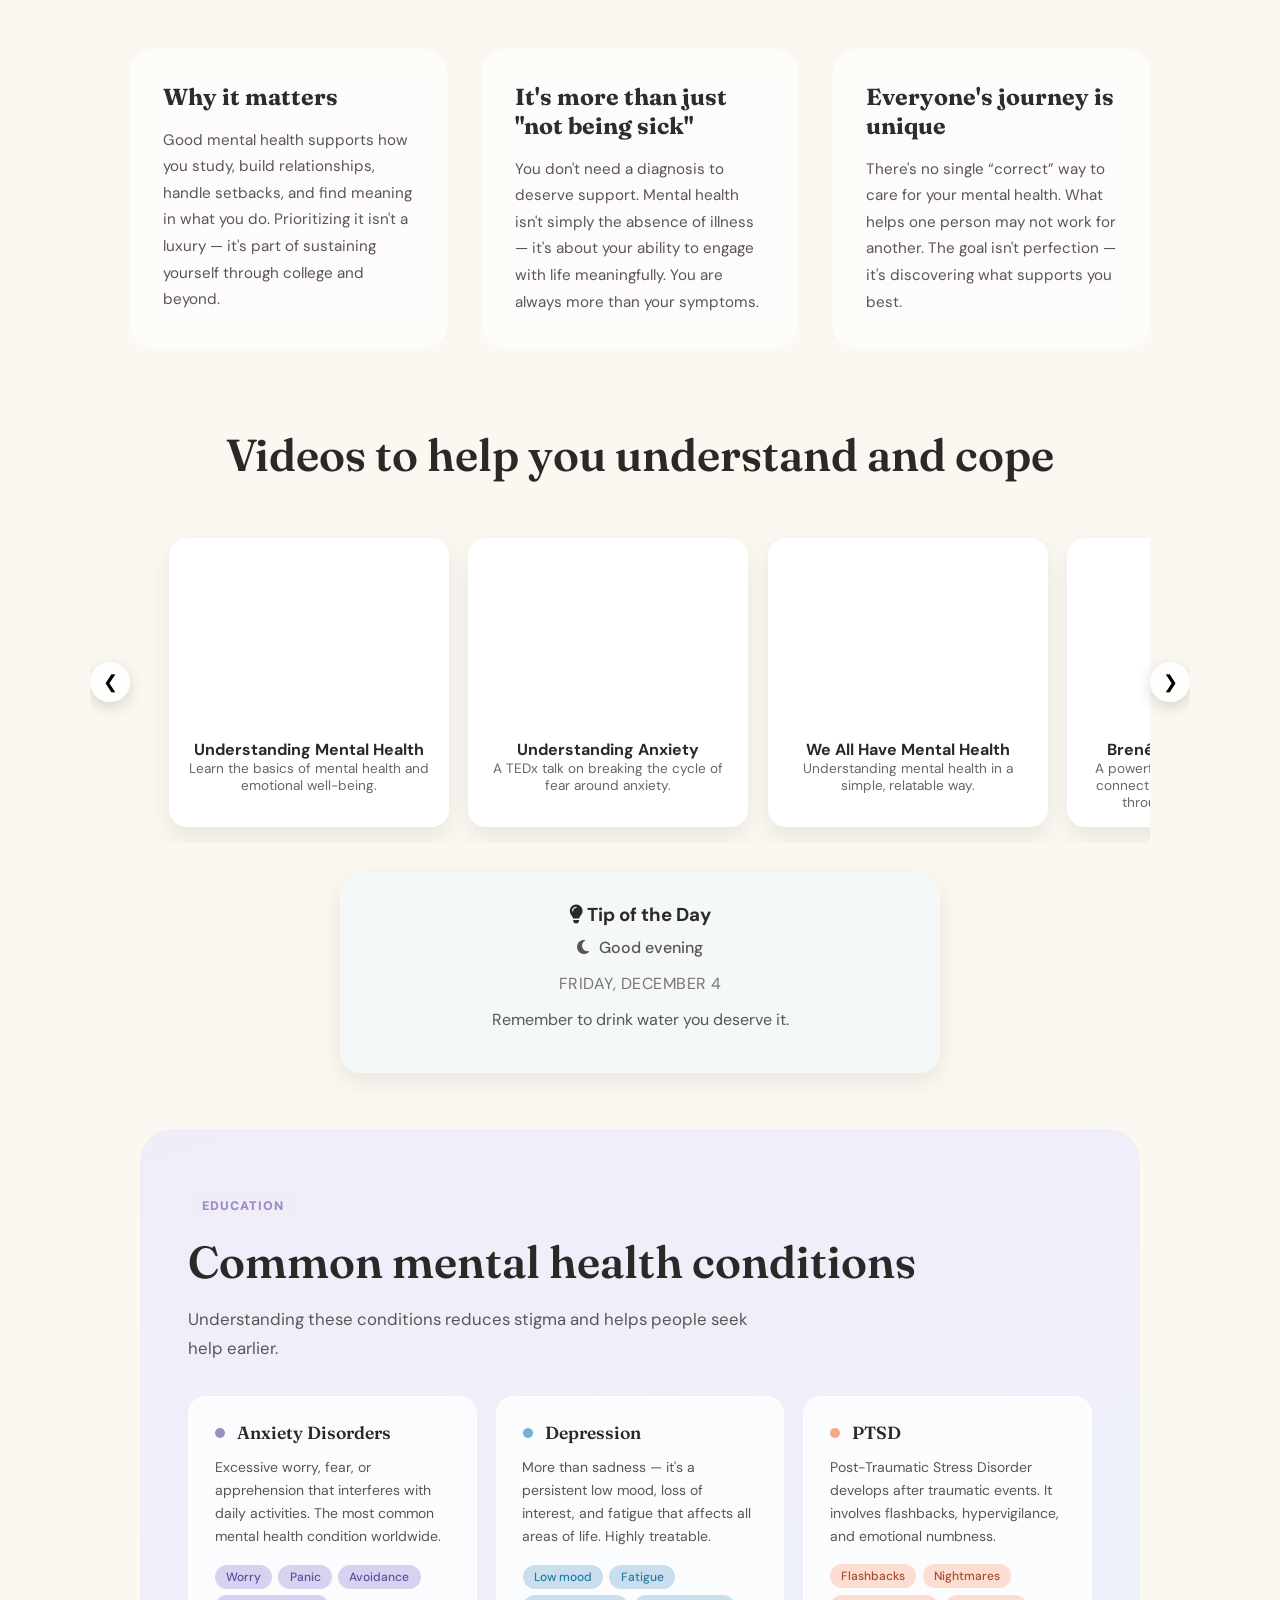
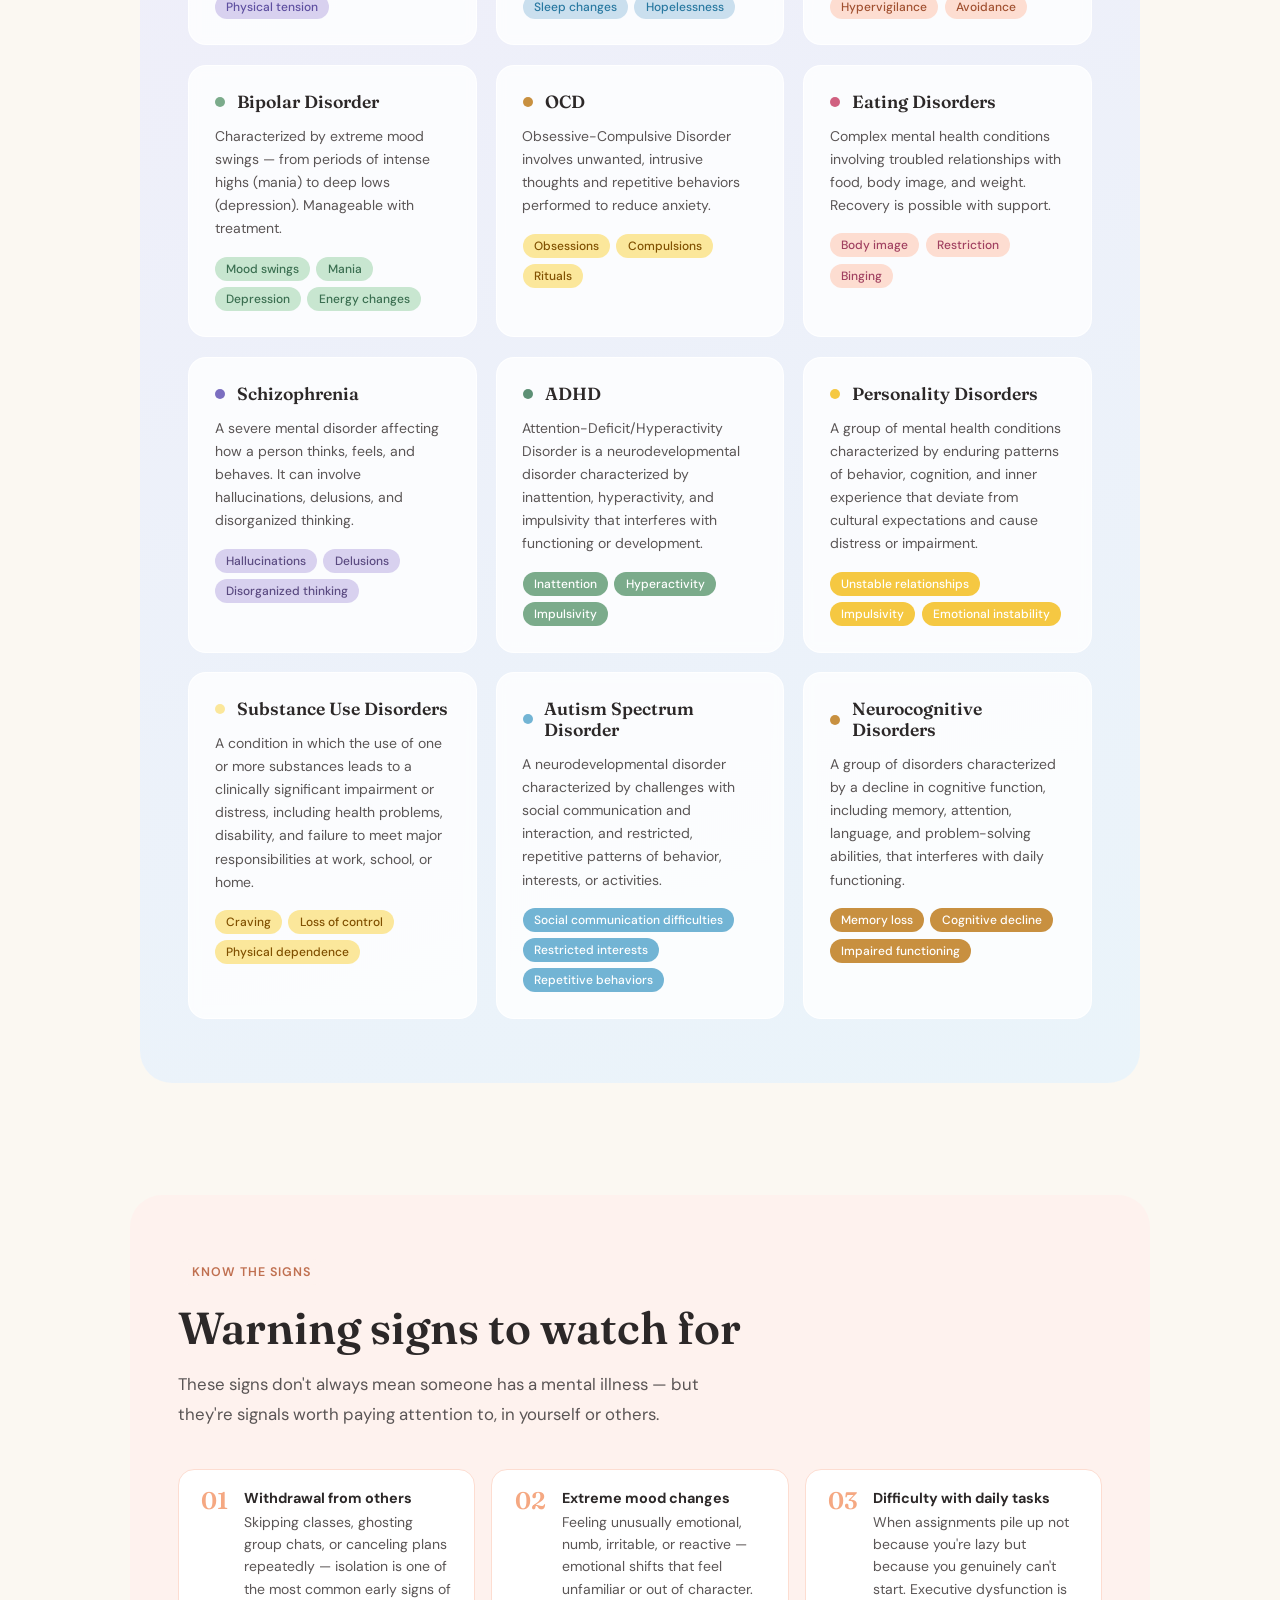
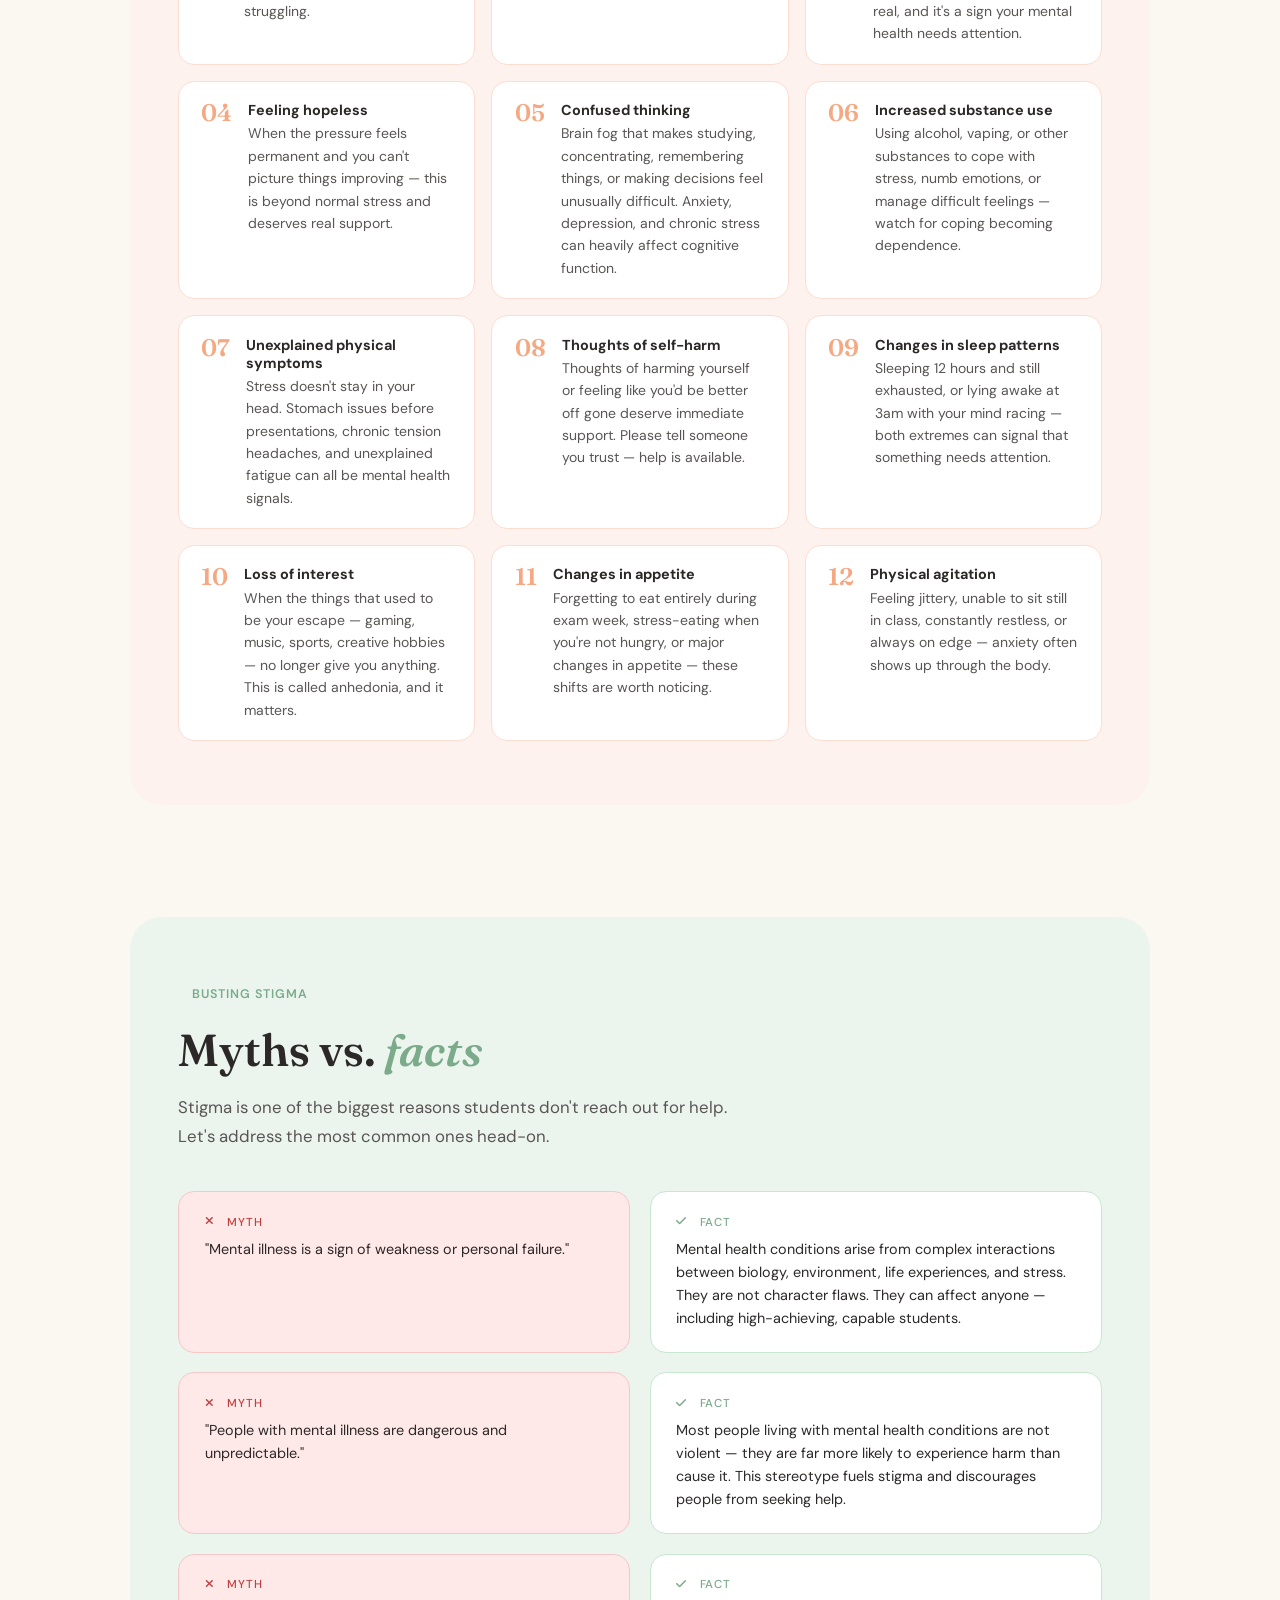
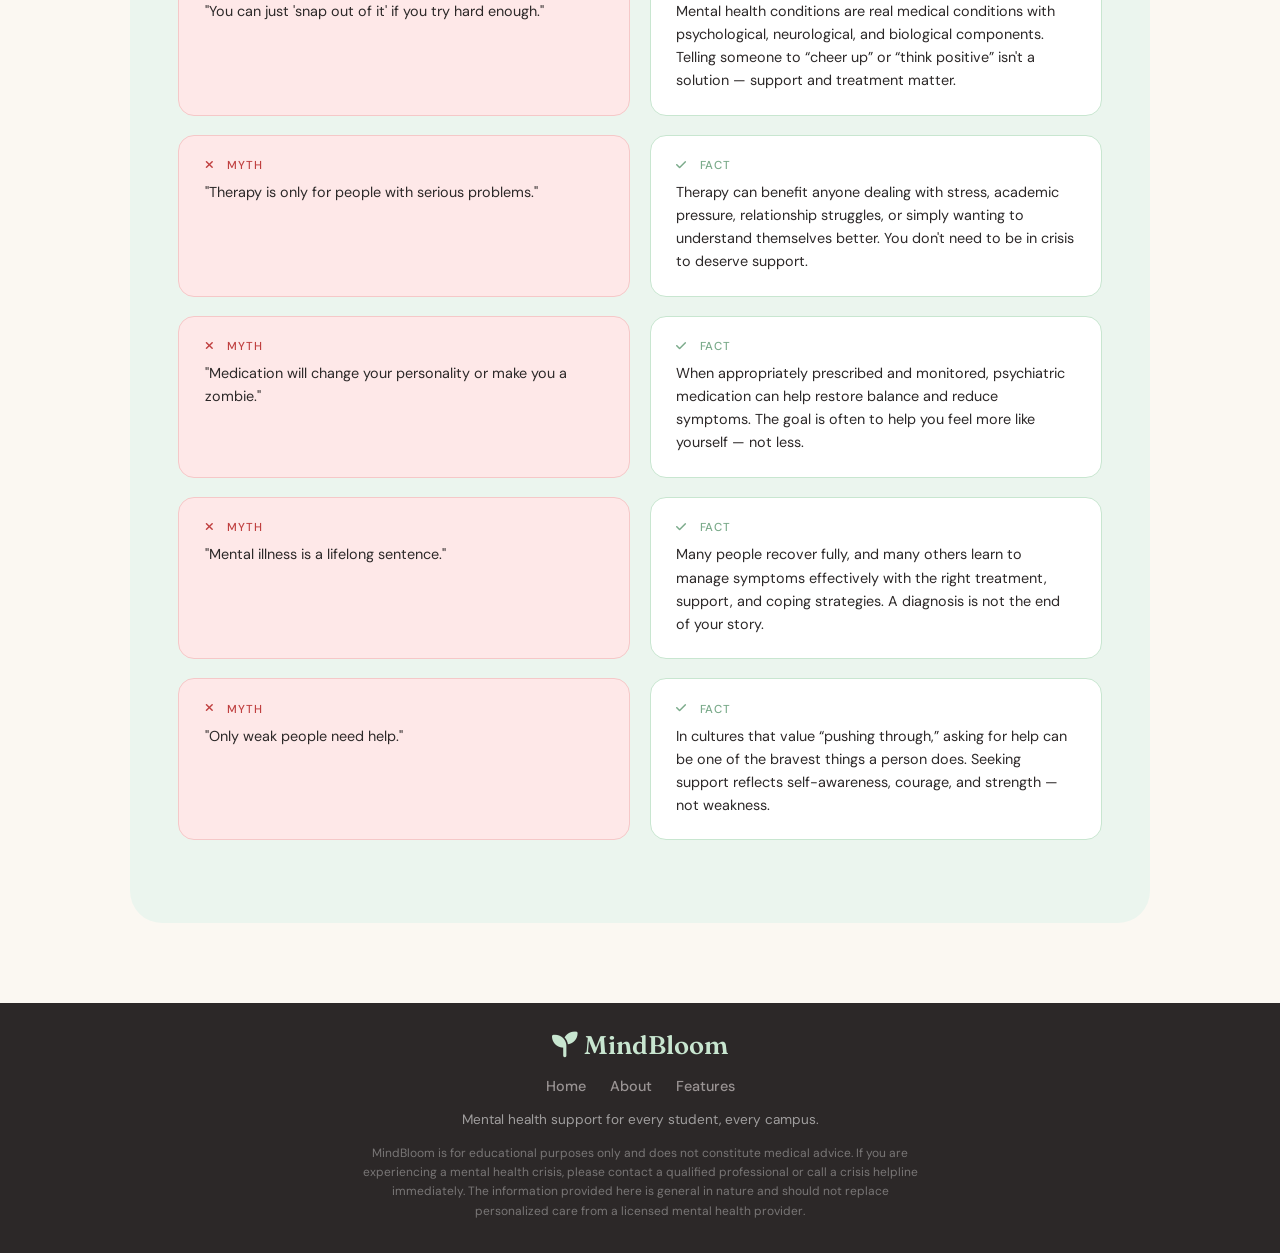
<file: about.html>
<!doctype html>
<html lang="en">
  <head>
    <meta charset="UTF-8" />
    <meta name="viewport" content="width=device-width, initial-scale=1.0" />
    <title>MindBloom — About Mental Health</title>
    <link
      href="https://fonts.googleapis.com/css2?family=Fraunces:ital,opsz,wght@0,9..144,300;0,9..144,600;1,9..144,400&family=DM+Sans:wght@300;400;500&display=swap"
      rel="stylesheet"/>
    <link rel="stylesheet" href="https://cdnjs.cloudflare.com/ajax/libs/font-awesome/6.5.0/css/all.min.css" />
    <link rel="stylesheet" href="styles.css" />
  </head>
  <body>
    <!-- ── Floating background mascots ── -->
    <div class="bg-deco tl">
      <svg width="200" height="200" viewBox="0 0 200 200" fill="none" xmlns="http://www.w3.org/2000/svg">
        <ellipse cx="100" cy="120" rx="70" ry="50" fill="#7BAB8B" />
        <ellipse cx="60" cy="100" rx="40" ry="35" fill="#7BAB8B" />
        <ellipse cx="145" cy="105" rx="38" ry="32" fill="#7BAB8B" />
        <ellipse cx="100" cy="90" rx="50" ry="40" fill="#7BAB8B" />
        <path d="M80 90 Q85 85 90 90" stroke="white" stroke-width="3" stroke-linecap="round" fill="none" />
        <path d="M110 90 Q115 85 120 90" stroke="white" stroke-width="3" stroke-linecap="round" fill="none" />
        <path d="M90 105 Q100 112 110 105" stroke="white" stroke-width="2.5" stroke-linecap="round" fill="none" />
        <text x="148" y="72" fill="#7BAB8B" font-size="16" font-weight="bold" font-family="serif" opacity="0.6">z</text>
        <text x="158" y="58" fill="#7BAB8B" font-size="20" font-weight="bold" font-family="serif" opacity="0.5">z</text>
        <text x="170" y="42" fill="#7BAB8B" font-size="24" font-weight="bold" font-family="serif" opacity="0.4">z</text>
      </svg>
    </div>
    <div class="bg-deco tr">
      <svg width="180" height="180" viewBox="0 0 180 180" fill="none" xmlns="http://www.w3.org/2000/svg">
        <g transform="translate(90,90)">
          <circle r="38" fill="#F5C842" />
          <ellipse cx="0" cy="-52" rx="10" ry="18" fill="#F5C842" transform="rotate(0)" />
          <ellipse cx="0" cy="-52" rx="10" ry="18" fill="#F5C842" transform="rotate(45)" />
          <ellipse cx="0" cy="-52" rx="10" ry="18" fill="#F5C842" transform="rotate(90)" />
          <ellipse cx="0" cy="-52" rx="10" ry="18" fill="#F5C842" transform="rotate(135)" />
          <ellipse cx="0" cy="-52" rx="10" ry="18" fill="#F5C842" transform="rotate(180)" />
          <ellipse cx="0" cy="-52" rx="10" ry="18" fill="#F5C842" transform="rotate(225)" />
          <ellipse cx="0" cy="-52" rx="10" ry="18" fill="#F5C842" transform="rotate(270)" />
          <ellipse cx="0" cy="-52" rx="10" ry="18" fill="#F5C842" transform="rotate(315)" />
          <circle r="32" fill="#F5C842" />
          <circle cx="-11" cy="-5" r="4" fill="#E8A820" />
          <circle cx="11" cy="-5" r="4" fill="#E8A820" />
          <path d="M-10 8 Q0 16 10 8" stroke="#E8A820" stroke-width="2.5" stroke-linecap="round" fill="none" />
        </g>
      </svg>
    </div>
    <div class="bg-deco bl">
      <svg width="190" height="190" viewBox="0 0 190 190" fill="none" xmlns="http://www.w3.org/2000/svg">
        <rect x="80" y="120" width="30" height="45" rx="8" fill="#9B8EC4" />
        <path d="M95 115 C95 80 55 60 55 90 C55 110 95 115 95 115 Z" fill="#7BAB8B" />
        <path d="M95 115 C95 75 140 55 138 88 C136 108 95 115 95 115 Z" fill="#5D9075" />
        <ellipse cx="95" cy="168" rx="28" ry="10" fill="#B09FD4" />
        <path d="M85 45 C85 38 95 32 95 40 C95 32 105 38 105 45 C105 55 95 62 95 62 C95 62 85 55 85 45Z" fill="#F5A882" />
        <circle cx="75" cy="90" r="3" fill="white" />
        <circle cx="88" cy="84" r="3" fill="white" />
      </svg>
    </div>
    <div class="bg-deco br">
      <svg width="170" height="170" viewBox="0 0 170 170" fill="none" xmlns="http://www.w3.org/2000/svg">
        <path d="M20 130 Q85 20 150 130" stroke="#F5A882" stroke-width="12" fill="none" stroke-linecap="round" />
        <path d="M30 130 Q85 38 140 130" stroke="#F5C842" stroke-width="12" fill="none" stroke-linecap="round" />
        <path d="M40 130 Q85 56 130 130" stroke="#9B8EC4" stroke-width="12" fill="none" stroke-linecap="round" />
        <path d="M50 130 Q85 70 120 130" stroke="#72B4D4" stroke-width="12" fill="none" stroke-linecap="round" />
        <ellipse cx="25" cy="132" rx="18" ry="12" fill="white" opacity="0.9" />
        <ellipse cx="145" cy="132" rx="18" ry="12" fill="white" opacity="0.9" />
        <circle cx="85" cy="150" r="8" fill="#F5C842" />
        <path d="M85 142 L87 148 L93 148 L88 152 L90 158 L85 154 L80 158 L82 152 L77 148 L83 148 Z" fill="white" opacity="0.6" />
      </svg>
    </div>
    <div class="bg-deco mid-l">
      <svg width="120" height="120" viewBox="0 0 120 120" fill="none">
        <ellipse cx="40" cy="50" rx="28" ry="22" fill="#9B8EC4" transform="rotate(-20 40 50)" />
        <ellipse cx="80" cy="50" rx="28" ry="22" fill="#B8AEDE" transform="rotate(20 80 50)" />
        <ellipse cx="42" cy="75" rx="18" ry="14" fill="#7B6EC0" transform="rotate(10 42 75)" />
        <ellipse cx="78" cy="75" rx="18" ry="14" fill="#9B8EC4" transform="rotate(-10 78 75)" />
        <rect x="57" y="38" width="6" height="46" rx="3" fill="#5A4A80" />
        <circle cx="57" cy="35" r="5" fill="#3D3060" />
        <line x1="50" y1="32" x2="42" y2="22" stroke="#5A4A80" stroke-width="2" />
        <line x1="64" y1="32" x2="72" y2="22" stroke="#5A4A80" stroke-width="2" />
        <circle cx="42" cy="21" r="3" fill="#F5C842" />
        <circle cx="72" cy="21" r="3" fill="#F5C842" />
      </svg>
    </div>
    <div class="bg-deco mid-r">
      <svg width="140" height="140" viewBox="0 0 140 140" fill="none">
        <path d="M70 20 L74 40 L90 36 L76 48 L82 68 L70 56 L58 68 L64 48 L50 36 L66 40 Z" fill="#F5C842" />
        <path d="M30 60 L32 70 L42 68 L34 76 L36 86 L30 78 L24 86 L26 76 L18 68 L28 70 Z" fill="#F5A882" opacity="0.7" />
        <path d="M104 80 L106 88 L114 86 L108 92 L110 100 L104 94 L98 100 L100 92 L94 86 L102 88 Z" fill="#72B4D4" opacity="0.7" />
        <circle cx="20" cy="110" r="6" fill="#9B8EC4" opacity="0.5" />
        <circle cx="118" cy="40" r="5" fill="#7BAB8B" opacity="0.5" />
      </svg>
    </div>

    <!-- ── Nav ── -->
    <nav>
      <div class="nav-logo">
        <svg width="28" height="28" viewBox="0 0 28 28" fill="none">
          <circle cx="14" cy="14" r="13" fill="#7BAB8B" />
          <path d="M14 7 C14 7 9 11 9 16 C9 20 11 22 14 22 C17 22 19 20 19 16 C19 11 14 7 14 7Z" fill="white" opacity="0.9" />
          <circle cx="14" cy="17" r="3" fill="#7BAB8B" />
        </svg>
        Mind<span>Bloom</span>
      </div>
      <div class="nav-links">
        <a href="index.html">Home</a>
        <a href="about.html">About</a>
        <a href="features.html">Features</a>
      </div>
    </nav>

    <!-- ── What is Mental Health ── -->
    <section id="what" style="padding-top: 5rem">
      <div class="reveal">
        <div class="section-tag sage">The basics</div>
        <h2>What is mental health?</h2>
        <p class="section-intro">
          Mental health is an important part of overall well-being. It includes your emotional,
           psychological, and social health, shaping how you respond to stress, relate to others, 
           and navigate daily life — especially during college and young adulthood.
        </p>
      </div>
      <div class="pillars reveal">
        <div class="pillar-card">
          <div class="pillar-icon sage"><i class="fa-solid fa-brain"></i></div>
          <h3>Emotional well-being</h3>
          <p>The ability to recognize and manage your feelings — especially during high-pressure periods like finals. Emotional health isn't about always feeling good; it's about not being ruled by how bad things feel.</p>
        </div>
        <div class="pillar-card">
          <div class="pillar-icon peach"><i class="fa-solid fa-handshake"></i></div>
          <h3>Social well-being</h3>
          <p>Building real connections even when campus life feels lonely. Social well-being isn't about having a big friend group — it's about having at least one or two people who genuinely get you.</p>
        </div>
        <div class="pillar-card">
          <div class="pillar-icon lavender"><i class="fa-solid fa-lightbulb"></i></div>
          <h3>Psychological well-being</h3>
          <p>Having a sense of direction and the ability to think clearly — even when your course load is overwhelming. It's about growth through challenge, not the absence of struggle.</p>
        </div>
        <div class="pillar-card">
          <div class="pillar-icon sky"><i class="fa-solid fa-seedling"></i></div>
          <h3>Mental health exists on a spectrum</h3>
          <p>Mental health exists on a continuum. You can be doing well on most days and really struggling on others. A rough semester doesn't define your mental health — and struggling doesn't mean something is permanently wrong with you.</p>
        </div>
        <div class="pillar-card">
          <div class="pillar-icon" style="background: #f5a882"><i class="fa-solid fa-eye"></i></div>
          <h3>Self-perception</h3>
          <p>How you see yourself when grades drop, when you compare yourself to classmates, or when you feel behind. A healthy self-view isn't about confidence all the time — it's about knowing your worth isn't measured by academic performance.</p>
        </div>
        <div class="pillar-card">
          <div class="pillar-icon" style="background: #7bab8b"><i class="fa-solid fa-balance-scale"></i></div>
          <h3>Balance and resilience</h3>
          <p>The ability to adapt when things don't go to plan — a failed exam, a rejection, a difficult semester. Resilience isn't toughness; it's the willingness to try again after falling.</p>
        </div>
        <div class="pillar-card">
          <div class="pillar-icon" style="background: #fbe79b"><i class="fa-solid fa-rainbow"></i></div>
          <h3>Holistic well-being</h3>
          <p>Your sleep, diet, physical activity, and environment all shape how your mind feels. Skipping meals during deadlines or sleeping four hours a night doesn't just affect your body — it directly affects your mental state.</p>
        </div>
        <div class="pillar-card">
          <div class="pillar-icon" style="background: #c89040"><i class="fa-solid fa-globe"></i></div>
          <h3>Societal impact</h3>
          <p>In Filipino culture, there's still pressure to appear "okay" and to push through silently. That stigma is real — and it stops too many students from getting help. Talking openly about mental health is how we change that, one conversation at a time.</p>
        </div>
        <div class="pillar-card">
          <div class="pillar-icon" style="background: #7b6ec0"><i class="fa-solid fa-sync-alt"></i></div>
          <h3>Dynamic and evolving</h3>
          <p>What we understand about mental health continues to grow. The stigma that existed a decade ago is slowly shrinking, and new research keeps expanding how we support young minds. You're part of a generation helping shape that change.</p>
        </div>
      </div>
    </section>

    <section class="features">
      <div class="feature-card reveal">
        <h3>Why it matters</h3>
        <p>Good mental health supports how you study, build relationships, handle setbacks, and find meaning in what you do. Prioritizing it isn't a luxury — it's part of sustaining yourself through college and beyond.</p>
      </div>
      <div class="feature-card reveal">
        <h3>It's more than just "not being sick"</h3>
    <p> You don't need a diagnosis to deserve support. Mental health isn't simply the absence of illness — it's about your ability to engage with life meaningfully. You are always more than your symptoms.</p>     
  </div>
      <div class="feature-card reveal">
        <h3>Everyone's journey is unique</h3>
      <p> There's no single “correct” way to care for your mental health. What helps one person may not work for another. The goal isn't perfection — it's discovering what supports you best. </p>
      </div>
    </section>

    <!-- Video Section -->
    <div class="video-section reveal">
      <h2>Videos to help you understand and cope</h2>
      <div class="carousel-wrapper">
        <button class="carousel-btn left" onclick="scrollCarousel(-1)">&#10094;</button>
        <div class="video-carousel" id="videoCarousel">
          <div class="video-card">
            <iframe src="https://www.youtube.com/embed/oxx564hMBUI" title="Understanding Mental Health" frameborder="0" allow="accelerometer; autoplay; clipboard-write; encrypted-media; gyroscope; picture-in-picture; fullscreen" allowfullscreen></iframe>
            <div class="video-info"><h4>Understanding Mental Health</h4><p>Learn the basics of mental health and emotional well-being.</p></div>
          </div>
          <div class="video-card">
            <iframe src="https://www.youtube.com/embed/ZidGozDhOjg" title="Understanding Anxiety" frameborder="0" allow="accelerometer; autoplay; clipboard-write; encrypted-media; gyroscope; picture-in-picture; fullscreen" allowfullscreen></iframe>
            <div class="video-info"><h4>Understanding Anxiety</h4><p>A TEDx talk on breaking the cycle of fear around anxiety.</p></div>
          </div>
          <div class="video-card">
            <iframe src="https://www.youtube.com/embed/DxIDKZHW3-E" title="We All Have Mental Health" frameborder="0" allow="accelerometer; autoplay; clipboard-write; encrypted-media; gyroscope; picture-in-picture; fullscreen" allowfullscreen></iframe>
            <div class="video-info"><h4>We All Have Mental Health</h4><p>Understanding mental health in a simple, relatable way.</p></div>
          </div>
          <div class="video-card">
            <iframe src="https://www.youtube.com/embed/1Evwgu369Jw" title="Brené Brown on Empathy" frameborder="0" allow="accelerometer; autoplay; clipboard-write; encrypted-media; gyroscope; picture-in-picture; fullscreen" allowfullscreen></iframe>
            <div class="video-info"><h4>Brené Brown on Empathy</h4><p>A powerful look at empathy, human connection, and supporting others through difficult moments.</p></div>
          </div>
          <div class="video-card">
            <iframe src="https://www.youtube.com/embed/inpok4MKVLM" title="5 Minute Meditation" frameborder="0" allow="accelerometer; autoplay; clipboard-write; encrypted-media; gyroscope; picture-in-picture" allowfullscreen></iframe>
            <div class="video-info"><h4>5-Minute Meditation</h4><p>Quick guided mindfulness exercise.</p></div>
          </div>
          <div class="video-card">
            <iframe src="https://www.youtube.com/embed/1vx8iUvfyCY" title="Overthinking Explained" frameborder="0" allow="accelerometer; autoplay; clipboard-write; encrypted-media; gyroscope; picture-in-picture" allowfullscreen></iframe>
            <div class="video-info"><h4>Overthinking</h4><p>Why overthinking happens and how to reduce it.</p></div>
          </div>
          <div class="video-card">
            <iframe src="https://www.youtube.com/embed/MB5IX-np5fE" title="Self Care Tips" frameborder="0" allow="accelerometer; autoplay; clipboard-write; encrypted-media; gyroscope; picture-in-picture" allowfullscreen></iframe>
            <div class="video-info"><h4>Self-Care Tips</h4><p>Simple habits to improve mental well-being.</p></div>
          </div>
          <div class="video-card">
            <iframe src="https://www.youtube.com/embed/xRxT9cOKiM8" title="How to Stop Negative Thinking" frameborder="0" allow="accelerometer; autoplay; clipboard-write; encrypted-media; gyroscope; picture-in-picture" allowfullscreen></iframe>
            <div class="video-info"><h4>Stop Negative Thinking</h4><p>Simple ways to shift your mindset.</p></div>
          </div>
          <div class="video-card">
            <iframe src="https://www.youtube.com/embed/WuyPuH9ojCE" title="What is Anxiety?" frameborder="0" allow="accelerometer; autoplay; clipboard-write; encrypted-media; gyroscope; picture-in-picture" allowfullscreen></iframe>
            <div class="video-info"><h4>Understanding Anxiety</h4><p>Learn what anxiety feels like and why it happens.</p></div>
          </div>
          <div class="video-card">
            <iframe src="https://www.youtube.com/embed/2OEL4P1Rz04" title="Relaxation Techniques" frameborder="0" allow="accelerometer; autoplay; clipboard-write; encrypted-media; gyroscope; picture-in-picture" allowfullscreen></iframe>
            <div class="video-info"><h4>Relaxation Techniques</h4><p>Ways to calm your mind and body quickly.</p></div>
          </div>
        </div>
        <button class="carousel-btn right" onclick="scrollCarousel(1)">&#10095;</button>
      </div>
    </div>

    <!--  DAILY TIP -->
      <div class="daily-tip reveal">
        <h3><i class="fa-solid fa-lightbulb"></i> Tip of the Day</h3>
        <p id="greetingText" class="greeting"></p>
        <p class="tip-date" id="tipDate"></p>
        <p id="tipText">Loading today's tip...</p>
      </div>

    <!-- ── Common Conditions ── -->
    <section id="conditions" style="padding-top: 1rem">
      <div class="conditions-bg reveal">
        <div class="section-tag lavender">Education</div>
        <h2>Common mental health conditions</h2>
        <p class="section-intro" style="margin-bottom: 0">
          Understanding these conditions reduces stigma and helps people seek help earlier.
        </p>
        <div class="conditions-grid">
          <div class="condition-card">
            <div class="condition-header">
              <div class="condition-dot" style="background: #9b8ec4"></div>
              <h3>Anxiety Disorders</h3>
            </div>
            <p>Excessive worry, fear, or apprehension that interferes with daily activities. The most common mental health condition worldwide.</p>
            <div class="symptoms">
              <span class="tag lavender">Worry</span>
              <span class="tag lavender">Panic</span>
              <span class="tag lavender">Avoidance</span>
              <span class="tag lavender">Physical tension</span>
            </div>
          </div>

          <div class="condition-card">
            <div class="condition-header">
              <div class="condition-dot" style="background: #72b4d4"></div>
              <h3>Depression</h3>
            </div>
            <p>More than sadness — it's a persistent low mood, loss of interest, and fatigue that affects all areas of life. Highly treatable.</p>
            <div class="symptoms">
              <span class="tag sky">Low mood</span>
              <span class="tag sky">Fatigue</span>
              <span class="tag sky">Sleep changes</span>
              <span class="tag sky">Hopelessness</span>
            </div>
          </div>

          <div class="condition-card">
            <div class="condition-header">
              <div class="condition-dot" style="background: #f5a882"></div>
              <h3>PTSD</h3>
            </div>
            <p>Post-Traumatic Stress Disorder develops after traumatic events. It involves flashbacks, hypervigilance, and emotional numbness.</p>
            <div class="symptoms">
              <span class="tag peach">Flashbacks</span>
              <span class="tag peach">Nightmares</span>
              <span class="tag peach">Hypervigilance</span>
              <span class="tag peach">Avoidance</span>
            </div>
          </div>

          <div class="condition-card">
            <div class="condition-header">
              <div class="condition-dot" style="background: #7bab8b"></div>
              <h3>Bipolar Disorder</h3>
            </div>
            <p>Characterized by extreme mood swings — from periods of intense highs (mania) to deep lows (depression). Manageable with treatment.</p>
            <div class="symptoms">
              <span class="tag sage">Mood swings</span>
              <span class="tag sage">Mania</span>
              <span class="tag sage">Depression</span>
              <span class="tag sage">Energy changes</span>
            </div>
          </div>

          <div class="condition-card">
            <div class="condition-header">
              <div class="condition-dot" style="background: #c89040"></div>
              <h3>OCD</h3>
            </div>
            <p>Obsessive-Compulsive Disorder involves unwanted, intrusive thoughts and repetitive behaviors performed to reduce anxiety.</p>
            <div class="symptoms">
              <span class="tag" style="background: #fbe79b; color: #805000">Obsessions</span>
              <span class="tag" style="background: #fbe79b; color: #805000">Compulsions</span>
              <span class="tag" style="background: #fbe79b; color: #805000">Rituals</span>
            </div>
          </div>

          <div class="condition-card">
            <div class="condition-header">
              <div class="condition-dot" style="background: #d06080"></div>
              <h3>Eating Disorders</h3>
            </div>
            <p>Complex mental health conditions involving troubled relationships with food, body image, and weight. Recovery is possible with support.</p>
            <div class="symptoms">
              <span class="tag" style="background: #fdddd1; color: #a04060">Body image</span>
              <span class="tag" style="background: #fdddd1; color: #a04060">Restriction</span>
              <span class="tag" style="background: #fdddd1; color: #a04060">Binging</span>
            </div>
          </div>

          <div class="condition-card">
            <div class="condition-header">
              <div class="condition-dot" style="background: #7b6ec0"></div>
              <h3>Schizophrenia</h3>
            </div>
            <p>A severe mental disorder affecting how a person thinks, feels, and behaves. It can involve hallucinations, delusions, and disorganized thinking.</p>
            <div class="symptoms">
              <span class="tag" style="background: #d8d1ef; color: #5a4a80">Hallucinations</span>
              <span class="tag" style="background: #d8d1ef; color: #5a4a80">Delusions</span>
              <span class="tag" style="background: #d8d1ef; color: #5a4a80">Disorganized thinking</span>
            </div>
          </div>

          <div class="condition-card">
            <div class="condition-header">
              <div class="condition-dot" style="background: #5d9075"></div>
              <h3>ADHD</h3>
            </div>
            <p>Attention-Deficit/Hyperactivity Disorder is a neurodevelopmental disorder characterized by inattention, hyperactivity, and impulsivity that interferes with functioning or development.</p>
            <div class="symptoms">
              <span class="tag" style="background: #7bab8b; color: white">Inattention</span>
              <span class="tag" style="background: #7bab8b; color: white">Hyperactivity</span>
              <span class="tag" style="background: #7bab8b; color: white">Impulsivity</span>
            </div>
          </div>

          <div class="condition-card">
            <div class="condition-header">
              <div class="condition-dot" style="background: #f5c842"></div>
              <h3>Personality Disorders</h3>
            </div>
            <p>A group of mental health conditions characterized by enduring patterns of behavior, cognition, and inner experience that deviate from cultural expectations and cause distress or impairment.</p>
            <div class="symptoms">
              <span class="tag" style="background: #f5c842; color: white">Unstable relationships</span>
              <span class="tag" style="background: #f5c842; color: white">Impulsivity</span>
              <span class="tag" style="background: #f5c842; color: white">Emotional instability</span>
            </div>
          </div>

          <div class="condition-card">
            <div class="condition-header">
              <div class="condition-dot" style="background: #fbe79b"></div>
              <h3>Substance Use Disorders</h3>
            </div>
            <p>A condition in which the use of one or more substances leads to a clinically significant impairment or distress, including health problems, disability, and failure to meet major responsibilities at work, school, or home.</p>
            <div class="symptoms">
              <span class="tag" style="background: #fbe79b; color: #805000">Craving</span>
              <span class="tag" style="background: #fbe79b; color: #805000">Loss of control</span>
              <span class="tag" style="background: #fbe79b; color: #805000">Physical dependence</span>
            </div>
          </div>

          <div class="condition-card">
            <div class="condition-header">
              <div class="condition-dot" style="background: #72b4d4"></div>
              <h3>Autism Spectrum Disorder</h3>
            </div>
            <p>A neurodevelopmental disorder characterized by challenges with social communication and interaction, and restricted, repetitive patterns of behavior, interests, or activities.</p>
            <div class="symptoms">
              <span class="tag" style="background: #72b4d4; color: white">Social communication difficulties</span>
              <span class="tag" style="background: #72b4d4; color: white">Restricted interests</span>
              <span class="tag" style="background: #72b4d4; color: white">Repetitive behaviors</span>
            </div>
          </div>

          <div class="condition-card">
            <div class="condition-header">
              <div class="condition-dot" style="background: #c89040"></div>
              <h3>Neurocognitive Disorders</h3>
            </div>
            <p>A group of disorders characterized by a decline in cognitive function, including memory, attention, language, and problem-solving abilities, that interferes with daily functioning.</p>
            <div class="symptoms">
              <span class="tag" style="background: #c89040; color: white">Memory loss</span>
              <span class="tag" style="background: #c89040; color: white">Cognitive decline</span>
              <span class="tag" style="background: #c89040; color: white">Impaired functioning</span>
            </div>
          </div>
        </div>
      </div>
    </section>

    <!-- ── Warning signs ── -->
    <section style="padding-top: 2rem">
      <div class="warning-section reveal">
        <div class="section-tag peach">Know the signs</div>
        <h2>Warning signs to watch for</h2>
        <p class="section-intro" style="margin-bottom: 0">
          These signs don't always mean someone has a mental illness — but they're signals worth paying attention to, in yourself or others.
        </p>
        <div class="signs-list">
          <div class="sign-item">
            <span class="sign-num">01</span>
            <div><strong>Withdrawal from others</strong><p>Skipping classes, ghosting group chats, or canceling plans repeatedly — isolation is one of the most common early signs of struggling.</p></div>
          </div>
          <div class="sign-item">
            <span class="sign-num">02</span>
            <div><strong>Extreme mood changes</strong><p>Feeling unusually emotional, numb, irritable, or reactive — emotional shifts that feel unfamiliar or out of character.</p></div>
          </div>
          <div class="sign-item">
            <span class="sign-num">03</span>
            <div><strong>Difficulty with daily tasks</strong><p>When assignments pile up not because you're lazy but because you genuinely can't start. Executive dysfunction is real, and it's a sign your mental health needs attention.</p></div>
          </div>
          <div class="sign-item">
            <span class="sign-num">04</span>
            <div><strong>Feeling hopeless</strong><p>When the pressure feels permanent and you can't picture things improving — this is beyond normal stress and deserves real support.</p></div>
          </div>
          <div class="sign-item">
            <span class="sign-num">05</span>
            <div><strong>Confused thinking</strong><p>Brain fog that makes studying, concentrating, remembering things, or making decisions feel unusually difficult. Anxiety, depression, and chronic stress can heavily affect cognitive function.</p></div>
          </div>
          <div class="sign-item">
            <span class="sign-num">06</span>
            <div><strong>Increased substance use</strong><p>Using alcohol, vaping, or other substances to cope with stress, numb emotions, or manage difficult feelings — watch for coping becoming dependence.</p></div>
          </div>
          <div class="sign-item">
            <span class="sign-num">07</span>
            <div><strong>Unexplained physical symptoms</strong><p>Stress doesn't stay in your head. Stomach issues before presentations, chronic tension headaches, and unexplained fatigue can all be mental health signals.</p></div>
          </div>
          <div class="sign-item">
            <span class="sign-num">08</span>
            <div><strong>Thoughts of self-harm</strong><p>Thoughts of harming yourself or feeling like you'd be better off gone deserve immediate support. Please tell someone you trust — help is available.</p></div>
          </div>
          <div class="sign-item">
            <span class="sign-num">09</span>
            <div><strong>Changes in sleep patterns</strong><p>Sleeping 12 hours and still exhausted, or lying awake at 3am with your mind racing — both extremes can signal that something needs attention.</p></div>
          </div>
          <div class="sign-item">
            <span class="sign-num">10</span>
            <div><strong>Loss of interest</strong><p>When the things that used to be your escape — gaming, music, sports, creative hobbies — no longer give you anything. This is called anhedonia, and it matters.</p></div>
          </div>
          <div class="sign-item">
            <span class="sign-num">11</span>
            <div><strong>Changes in appetite</strong><p>Forgetting to eat entirely during exam week, stress-eating when you're not hungry, or major changes in appetite — these shifts are worth noticing.</p></div>
          </div>
          <div class="sign-item">
            <span class="sign-num">12</span>
            <div><strong>Physical agitation</strong><p>Feeling jittery, unable to sit still in class, constantly restless, or always on edge — anxiety often shows up through the body.</p></div>
          </div>
        </div>
      </div>
    </section>

    <!-- ── Myths vs Facts ── -->
    <section id="myths" style="padding-top: 2rem">
      <div class="myths-section reveal">
        <div class="section-tag sage">Busting stigma</div>
        <h2>Myths vs. <em>facts</em></h2>
        <p class="section-intro" style="margin-bottom: 2.5rem">
          Stigma is one of the biggest reasons students don't reach out for help. Let's address the most common ones head-on.
        </p>

        <div class="myth-pair">
          <div class="myth-box">
            <div class="label"><i class="fa-solid fa-xmark"></i> Myth</div>
            <p>"Mental illness is a sign of weakness or personal failure."</p>
          </div>
          <div class="fact-box">
            <div class="label"><i class="fa-solid fa-check"></i> Fact</div>
            <p>Mental health conditions arise from complex interactions between biology, environment, life experiences, and stress. They are not character flaws. They can affect anyone — including high-achieving, capable students.</p>
          </div>
        </div>

        <div class="myth-pair">
          <div class="myth-box">
            <div class="label"><i class="fa-solid fa-xmark"></i> Myth</div>
            <p>"People with mental illness are dangerous and unpredictable."</p>
          </div>
          <div class="fact-box">
            <div class="label"><i class="fa-solid fa-check"></i> Fact</div>
            <p>Most people living with mental health conditions are not violent — they are far more likely to experience harm than cause it. This stereotype fuels stigma and discourages people from seeking help.</p>
          </div>
        </div>

        <div class="myth-pair">
          <div class="myth-box">
            <div class="label"><i class="fa-solid fa-xmark"></i> Myth</div>
            <p>"You can just 'snap out of it' if you try hard enough."</p>
          </div>
          <div class="fact-box">
            <div class="label"><i class="fa-solid fa-check"></i> Fact</div>
            <p>Mental health conditions are real medical conditions with psychological, neurological, and biological components. Telling someone to “cheer up” or “think positive” isn't a solution — support and treatment matter.</p>
          </div>
        </div>

        <div class="myth-pair">
          <div class="myth-box">
            <div class="label"><i class="fa-solid fa-xmark"></i> Myth</div>
            <p>"Therapy is only for people with serious problems."</p>
          </div>
          <div class="fact-box">
            <div class="label"><i class="fa-solid fa-check"></i> Fact</div>
            <p>Therapy can benefit anyone dealing with stress, academic pressure, relationship struggles, or simply wanting to understand themselves better. You don't need to be in crisis to deserve support.</p>
          </div>
        </div>

        <div class="myth-pair">
          <div class="myth-box">
            <div class="label"><i class="fa-solid fa-xmark"></i> Myth</div>
            <p>"Medication will change your personality or make you a zombie."</p>
          </div>
          <div class="fact-box">
            <div class="label"><i class="fa-solid fa-check"></i> Fact</div>
            <p>When appropriately prescribed and monitored, psychiatric medication can help restore balance and reduce symptoms. The goal is often to help you feel more like yourself — not less.</p>
          </div>
        </div>

        <div class="myth-pair">
          <div class="myth-box">
            <div class="label"><i class="fa-solid fa-xmark"></i> Myth</div>
            <p>"Mental illness is a lifelong sentence."</p>
          </div>
          <div class="fact-box">
            <div class="label"><i class="fa-solid fa-check"></i> Fact</div>
            <p>Many people recover fully, and many others learn to manage symptoms effectively with the right treatment, support, and coping strategies. A diagnosis is not the end of your story.</p>
          </div>
        </div>

        <div class="myth-pair">
          <div class="myth-box">
            <div class="label"><i class="fa-solid fa-xmark"></i> Myth</div>
            <p>"Only weak people need help."</p>
          </div>
          <div class="fact-box">
            <div class="label"><i class="fa-solid fa-check"></i> Fact</div>
            <p>In cultures that value “pushing through,” asking for help can be one of the bravest things a person does. Seeking support reflects self-awareness, courage, and strength — not weakness.</p>
          </div>
        </div>
      </div>
    </section>

    <button id="scrollTopBtn"><i class="fa-solid fa-chevron-up"></i></button>

    <!-- ── Footer ── -->
    <footer>
      <div class="footer-logo"><i class="fa-solid fa-seedling"></i> MindBloom</div>
      
      <!-- NEW NAV LINKS -->
      <div class="footer-links">
        <a href="index.html">Home</a>
        <a href="about.html">About</a>
        <a href="features.html">Features</a>
      </div>

      <p>Mental health support for every student, every campus.</p>
      <p class="disclaimer">
        MindBloom is for educational purposes only and does not constitute
        medical advice. If you are experiencing a mental health crisis, please
        contact a qualified professional or call a crisis helpline immediately.
        The information provided here is general in nature and should not
        replace personalized care from a licensed mental health provider.
      </p>
    </footer>

    <script src="script.js"></script>
  </body>
</html>
</file>
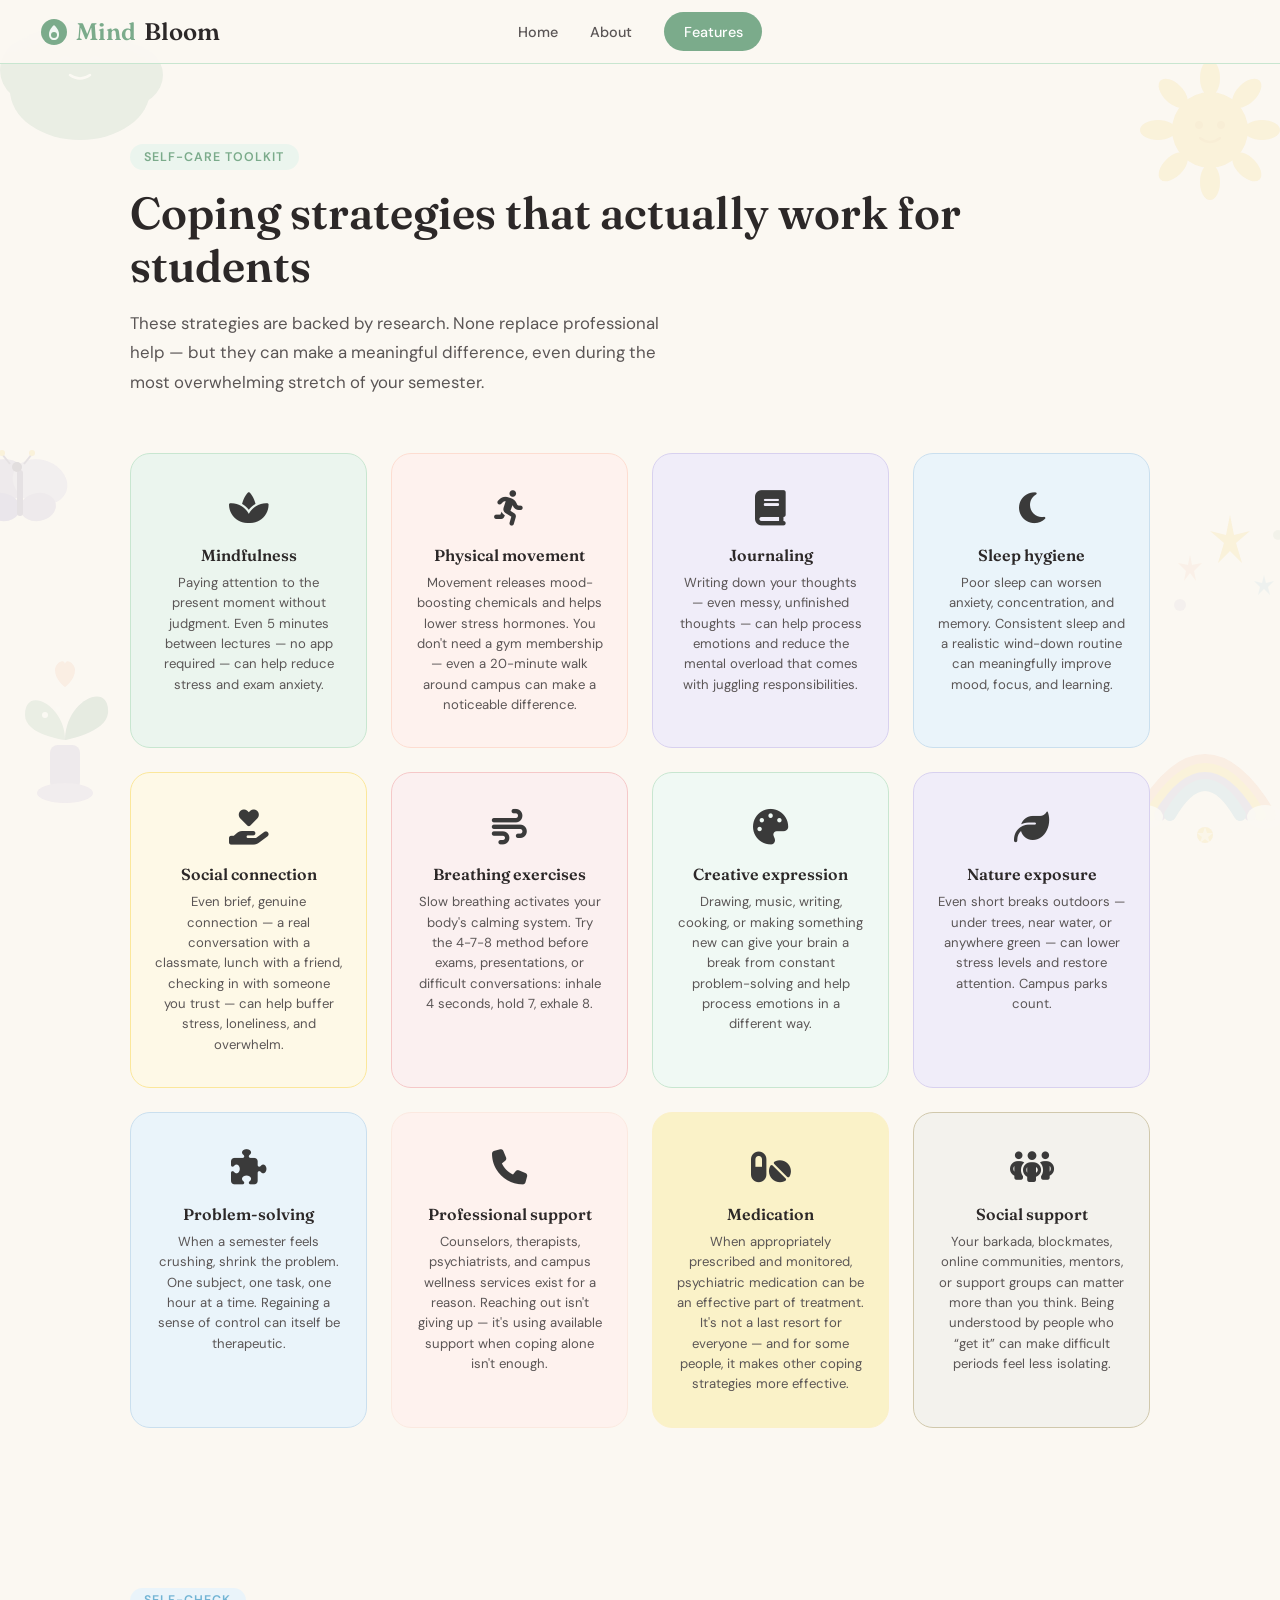
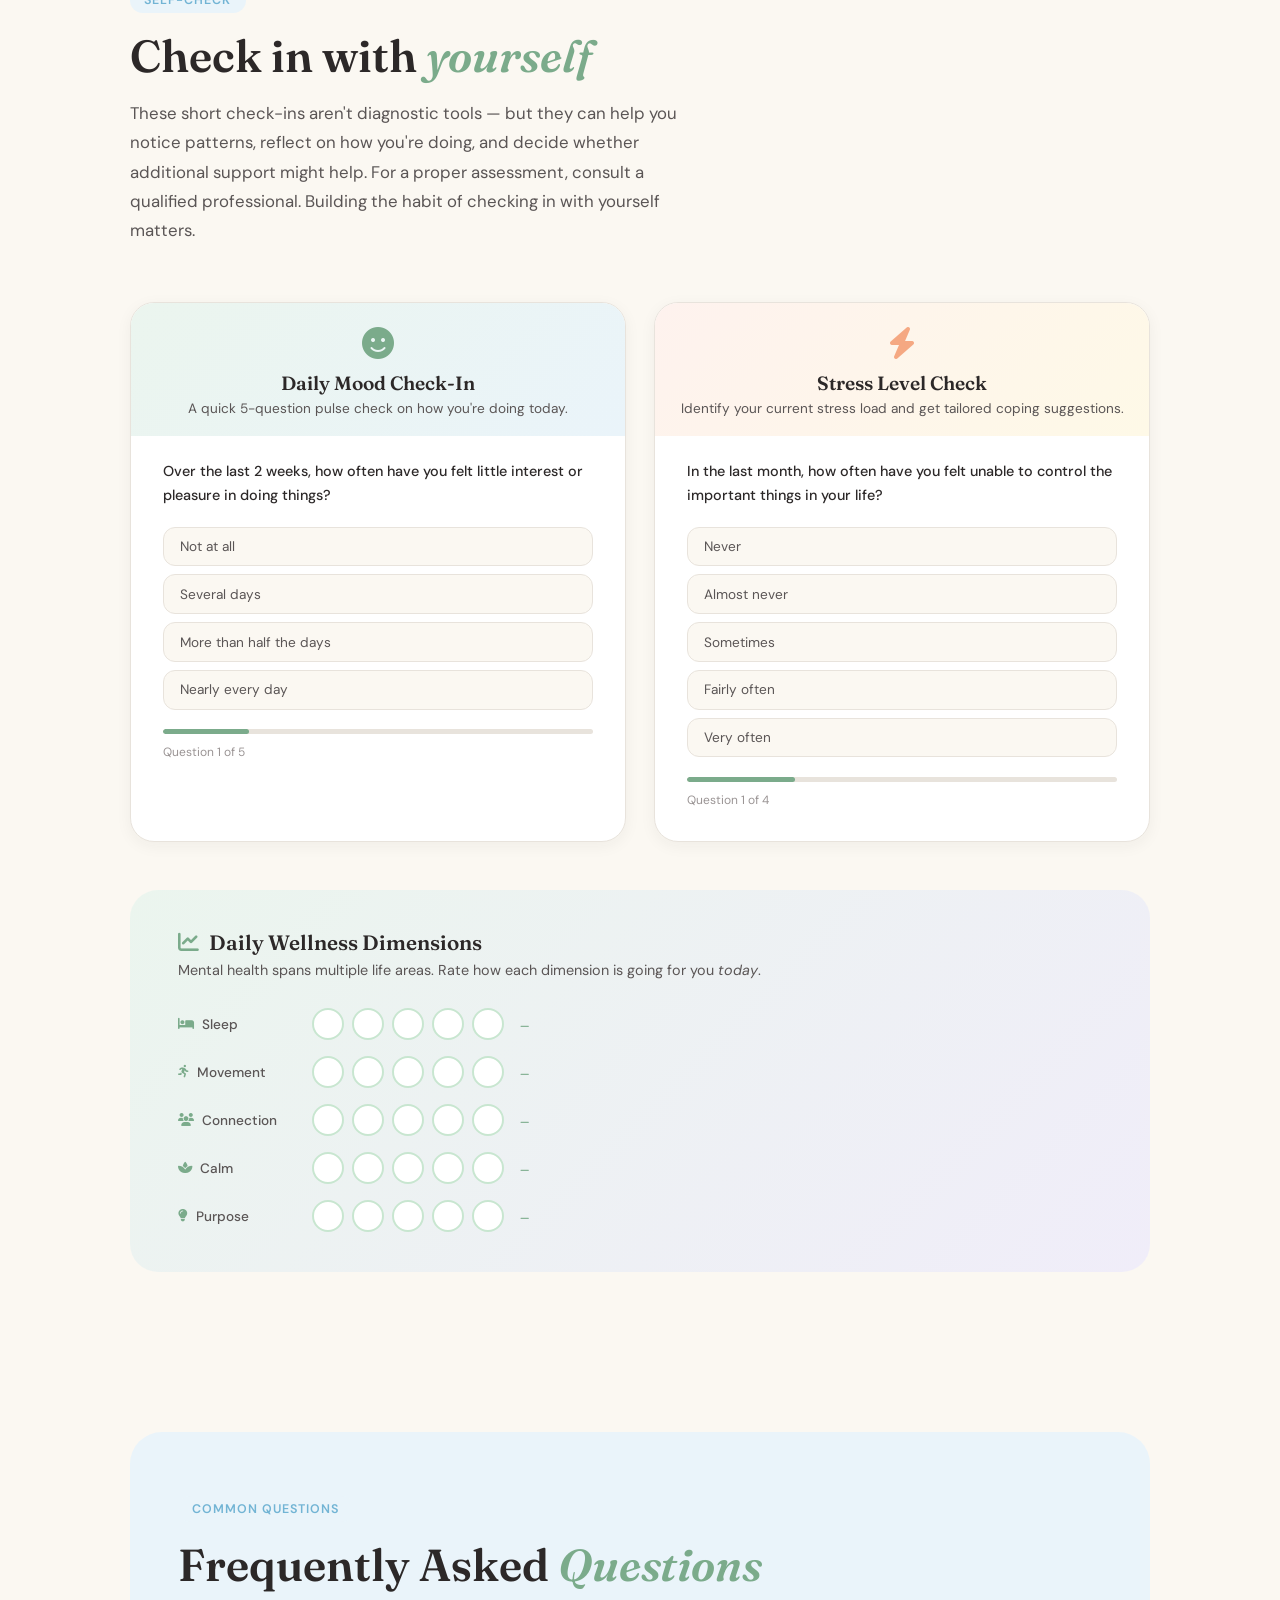
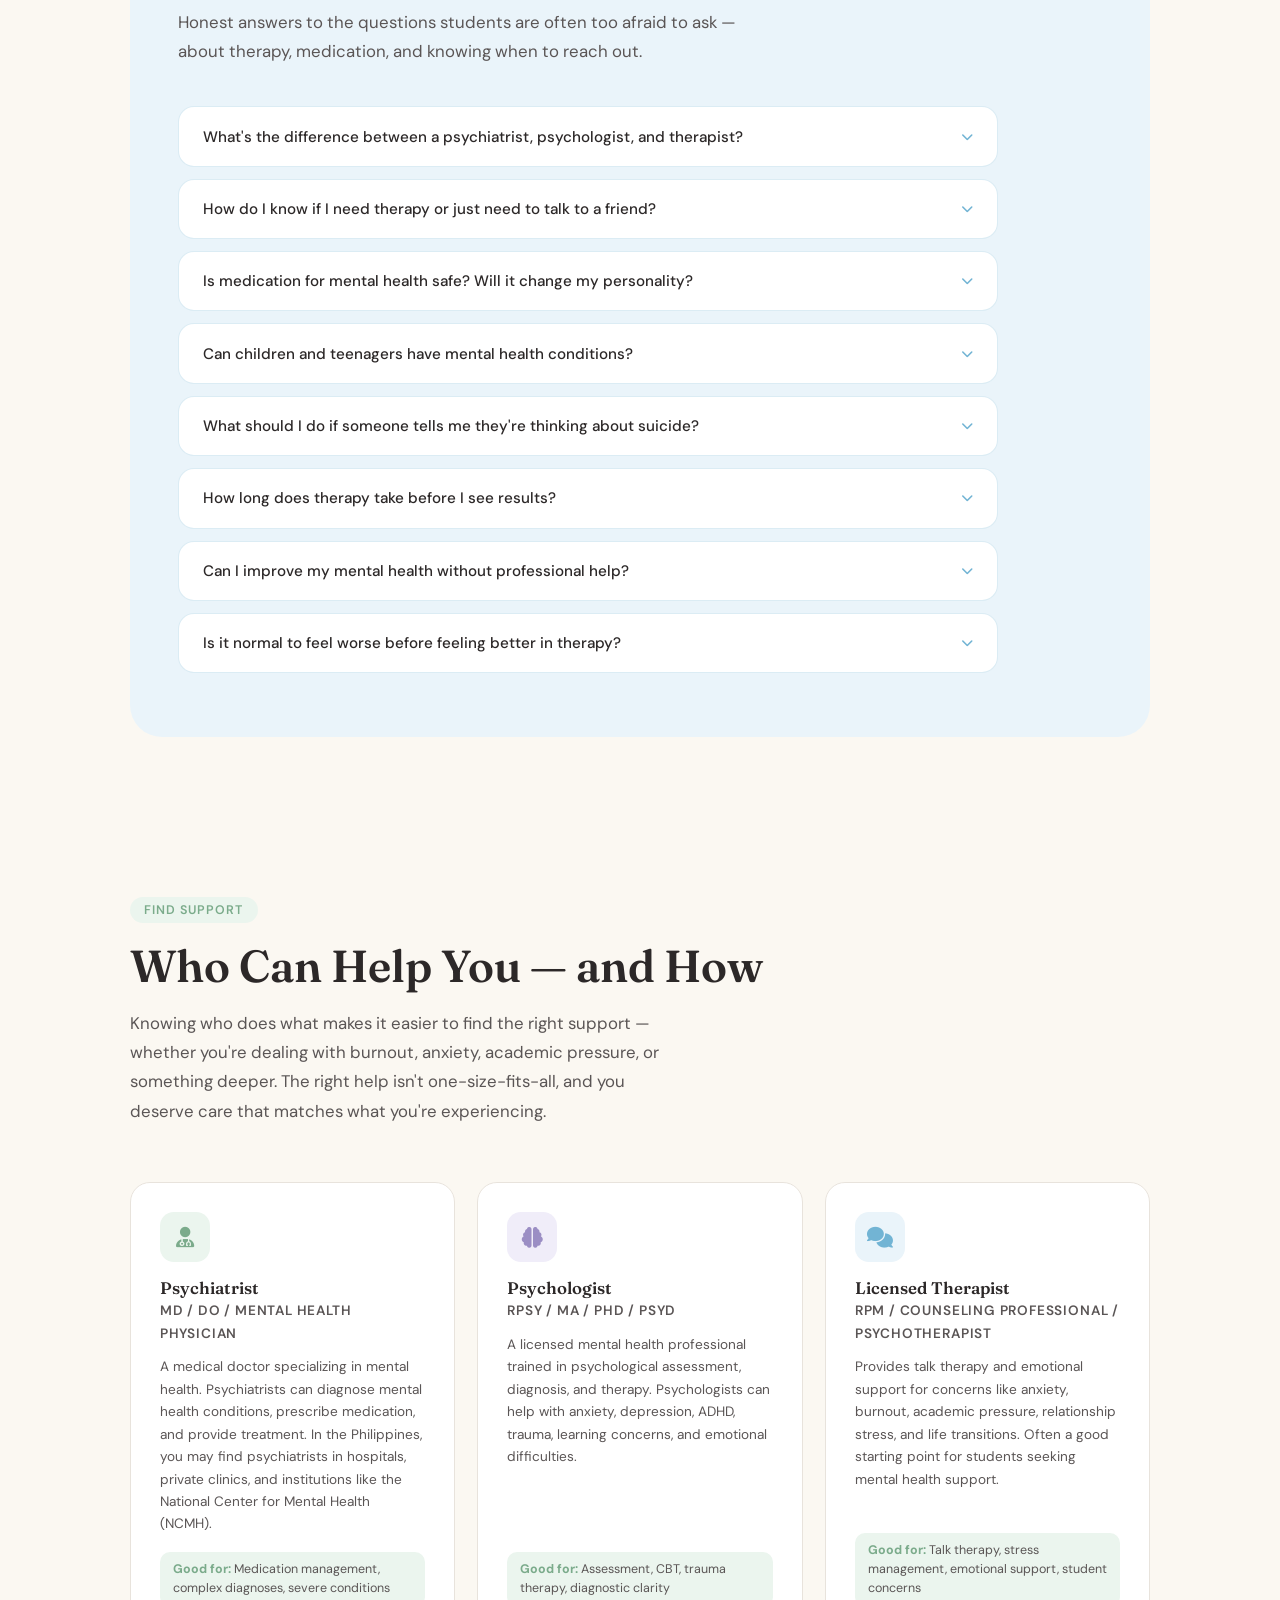
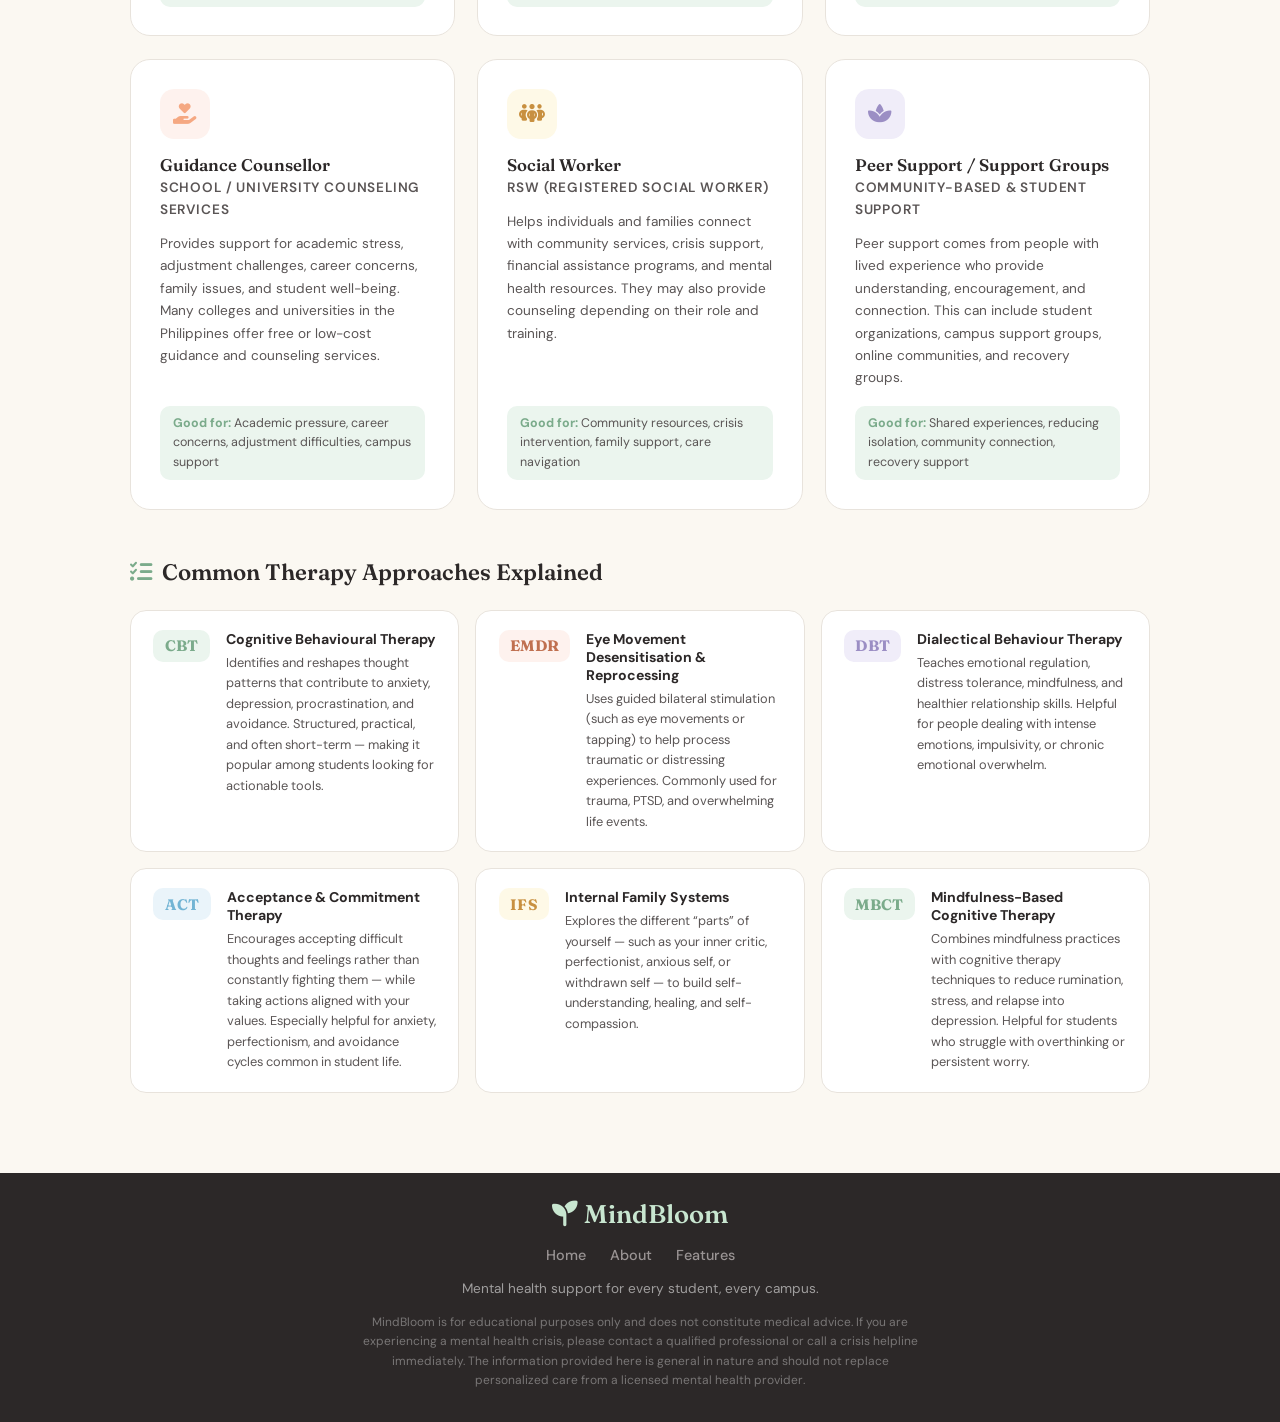
<file: features.html>
<!doctype html>
<html lang="en">
  <head>
    <meta charset="UTF-8" />
    <meta name="viewport" content="width=device-width, initial-scale=1.0" />
    <title>MindBloom — Features &amp; Tools</title>
    <link
      href="https://fonts.googleapis.com/css2?family=Fraunces:ital,opsz,wght@0,9..144,300;0,9..144,600;1,9..144,400&family=DM+Sans:wght@300;400;500&display=swap"
      rel="stylesheet"/>
    <link rel="stylesheet" href="https://cdnjs.cloudflare.com/ajax/libs/font-awesome/6.5.0/css/all.min.css" />
    <link rel="stylesheet" href="styles.css" />
  </head>
  <body>
    <!-- ── Floating background mascots ── -->
    <div class="bg-deco tl">
      <svg width="200" height="200" viewBox="0 0 200 200" fill="none" xmlns="http://www.w3.org/2000/svg">
        <ellipse cx="100" cy="120" rx="70" ry="50" fill="#7BAB8B" />
        <ellipse cx="60" cy="100" rx="40" ry="35" fill="#7BAB8B" />
        <ellipse cx="145" cy="105" rx="38" ry="32" fill="#7BAB8B" />
        <ellipse cx="100" cy="90" rx="50" ry="40" fill="#7BAB8B" />
        <path d="M80 90 Q85 85 90 90" stroke="white" stroke-width="3" stroke-linecap="round" fill="none" />
        <path d="M110 90 Q115 85 120 90" stroke="white" stroke-width="3" stroke-linecap="round" fill="none" />
        <path d="M90 105 Q100 112 110 105" stroke="white" stroke-width="2.5" stroke-linecap="round" fill="none" />
        <text x="148" y="72" fill="#7BAB8B" font-size="16" font-weight="bold" font-family="serif" opacity="0.6">z</text>
        <text x="158" y="58" fill="#7BAB8B" font-size="20" font-weight="bold" font-family="serif" opacity="0.5">z</text>
        <text x="170" y="42" fill="#7BAB8B" font-size="24" font-weight="bold" font-family="serif" opacity="0.4">z</text>
      </svg>
    </div>
    <div class="bg-deco tr">
      <svg width="180" height="180" viewBox="0 0 180 180" fill="none" xmlns="http://www.w3.org/2000/svg">
        <g transform="translate(90,90)">
          <circle r="38" fill="#F5C842" />
          <ellipse cx="0" cy="-52" rx="10" ry="18" fill="#F5C842" transform="rotate(0)" />
          <ellipse cx="0" cy="-52" rx="10" ry="18" fill="#F5C842" transform="rotate(45)" />
          <ellipse cx="0" cy="-52" rx="10" ry="18" fill="#F5C842" transform="rotate(90)" />
          <ellipse cx="0" cy="-52" rx="10" ry="18" fill="#F5C842" transform="rotate(135)" />
          <ellipse cx="0" cy="-52" rx="10" ry="18" fill="#F5C842" transform="rotate(180)" />
          <ellipse cx="0" cy="-52" rx="10" ry="18" fill="#F5C842" transform="rotate(225)" />
          <ellipse cx="0" cy="-52" rx="10" ry="18" fill="#F5C842" transform="rotate(270)" />
          <ellipse cx="0" cy="-52" rx="10" ry="18" fill="#F5C842" transform="rotate(315)" />
          <circle r="32" fill="#F5C842" />
          <circle cx="-11" cy="-5" r="4" fill="#E8A820" />
          <circle cx="11" cy="-5" r="4" fill="#E8A820" />
          <path d="M-10 8 Q0 16 10 8" stroke="#E8A820" stroke-width="2.5" stroke-linecap="round" fill="none" />
        </g>
      </svg>
    </div>
    <div class="bg-deco bl">
      <svg width="190" height="190" viewBox="0 0 190 190" fill="none" xmlns="http://www.w3.org/2000/svg">
        <rect x="80" y="120" width="30" height="45" rx="8" fill="#9B8EC4" />
        <path d="M95 115 C95 80 55 60 55 90 C55 110 95 115 95 115 Z" fill="#7BAB8B" />
        <path d="M95 115 C95 75 140 55 138 88 C136 108 95 115 95 115 Z" fill="#5D9075" />
        <ellipse cx="95" cy="168" rx="28" ry="10" fill="#B09FD4" />
        <path d="M85 45 C85 38 95 32 95 40 C95 32 105 38 105 45 C105 55 95 62 95 62 C95 62 85 55 85 45Z" fill="#F5A882" />
        <circle cx="75" cy="90" r="3" fill="white" />
        <circle cx="88" cy="84" r="3" fill="white" />
      </svg>
    </div>
    <div class="bg-deco br">
      <svg width="170" height="170" viewBox="0 0 170 170" fill="none" xmlns="http://www.w3.org/2000/svg">
        <path d="M20 130 Q85 20 150 130" stroke="#F5A882" stroke-width="12" fill="none" stroke-linecap="round" />
        <path d="M30 130 Q85 38 140 130" stroke="#F5C842" stroke-width="12" fill="none" stroke-linecap="round" />
        <path d="M40 130 Q85 56 130 130" stroke="#9B8EC4" stroke-width="12" fill="none" stroke-linecap="round" />
        <path d="M50 130 Q85 70 120 130" stroke="#72B4D4" stroke-width="12" fill="none" stroke-linecap="round" />
        <ellipse cx="25" cy="132" rx="18" ry="12" fill="white" opacity="0.9" />
        <ellipse cx="145" cy="132" rx="18" ry="12" fill="white" opacity="0.9" />
        <circle cx="85" cy="150" r="8" fill="#F5C842" />
        <path d="M85 142 L87 148 L93 148 L88 152 L90 158 L85 154 L80 158 L82 152 L77 148 L83 148 Z" fill="white" opacity="0.6" />
      </svg>
    </div>
    <div class="bg-deco mid-l">
      <svg width="120" height="120" viewBox="0 0 120 120" fill="none">
        <ellipse cx="40" cy="50" rx="28" ry="22" fill="#9B8EC4" transform="rotate(-20 40 50)" />
        <ellipse cx="80" cy="50" rx="28" ry="22" fill="#B8AEDE" transform="rotate(20 80 50)" />
        <ellipse cx="42" cy="75" rx="18" ry="14" fill="#7B6EC0" transform="rotate(10 42 75)" />
        <ellipse cx="78" cy="75" rx="18" ry="14" fill="#9B8EC4" transform="rotate(-10 78 75)" />
        <rect x="57" y="38" width="6" height="46" rx="3" fill="#5A4A80" />
        <circle cx="57" cy="35" r="5" fill="#3D3060" />
        <line x1="50" y1="32" x2="42" y2="22" stroke="#5A4A80" stroke-width="2" />
        <line x1="64" y1="32" x2="72" y2="22" stroke="#5A4A80" stroke-width="2" />
        <circle cx="42" cy="21" r="3" fill="#F5C842" />
        <circle cx="72" cy="21" r="3" fill="#F5C842" />
      </svg>
    </div>
    <div class="bg-deco mid-r">
      <svg width="140" height="140" viewBox="0 0 140 140" fill="none">
        <path d="M70 20 L74 40 L90 36 L76 48 L82 68 L70 56 L58 68 L64 48 L50 36 L66 40 Z" fill="#F5C842" />
        <path d="M30 60 L32 70 L42 68 L34 76 L36 86 L30 78 L24 86 L26 76 L18 68 L28 70 Z" fill="#F5A882" opacity="0.7" />
        <path d="M104 80 L106 88 L114 86 L108 92 L110 100 L104 94 L98 100 L100 92 L94 86 L102 88 Z" fill="#72B4D4" opacity="0.7" />
        <circle cx="20" cy="110" r="6" fill="#9B8EC4" opacity="0.5" />
        <circle cx="118" cy="40" r="5" fill="#7BAB8B" opacity="0.5" />
      </svg>
    </div>

    <!-- ── Nav ── -->
    <nav>
      <div class="nav-logo">
        <svg width="28" height="28" viewBox="0 0 28 28" fill="none">
          <circle cx="14" cy="14" r="13" fill="#7BAB8B" />
          <path d="M14 7 C14 7 9 11 9 16 C9 20 11 22 14 22 C17 22 19 20 19 16 C19 11 14 7 14 7Z" fill="white" opacity="0.9" />
          <circle cx="14" cy="17" r="3" fill="#7BAB8B" />
        </svg>
        Mind<span>Bloom</span>
      </div>
      <div class="nav-links">
        <a href="index.html">Home</a>
        <a href="about.html">About</a>
        <a href="features.html">Features</a>
      </div>
    </nav>

    <!-- ── Coping Toolkit ── -->
    <section id="cope" style="padding-top: 5rem">
      <div class="reveal">
        <div class="section-tag sage">Self-care toolkit</div>
        <h2>Coping strategies that actually work for students</h2>
        <p class="section-intro">
          These strategies are backed by research. None replace professional help — 
          but they can make a meaningful difference, even during the most 
          overwhelming stretch of your semester.
        </p>
      </div>
      <div class="toolkit-grid reveal">
        <div class="tool-card a">
          <span class="tool-emoji"><i class="fa-solid fa-spa"></i></span>
          <h3>Mindfulness</h3>
          <p>Paying attention to the present moment without judgment. Even 5 minutes between lectures — no app required — can help reduce stress and exam anxiety.</p>
        </div>
        <div class="tool-card b">
          <span class="tool-emoji"><i class="fa-solid fa-person-running"></i></span>
          <h3>Physical movement</h3>
          <p>Movement releases mood-boosting chemicals and helps lower stress hormones. You don't need a gym membership — even a 20-minute walk around campus can make a noticeable difference.</p>
        </div>
        <div class="tool-card c">
          <span class="tool-emoji"><i class="fa-solid fa-book"></i></span>
          <h3>Journaling</h3>
          <p>Writing down your thoughts — even messy, unfinished thoughts — can help process emotions and reduce the mental overload that comes with juggling responsibilities.</p>
        </div>
        <div class="tool-card d">
          <span class="tool-emoji"><i class="fa-solid fa-moon"></i></span>
          <h3>Sleep hygiene</h3>
          <p>Poor sleep can worsen anxiety, concentration, and memory. Consistent sleep and a realistic wind-down routine can meaningfully improve mood, focus, and learning.</p>
        </div>
        <div class="tool-card e">
          <span class="tool-emoji"><i class="fa-solid fa-hand-holding-heart"></i></span>
          <h3>Social connection</h3>
          <p>Even brief, genuine connection — a real conversation with a classmate, lunch with a friend, checking in with someone you trust — can help buffer stress, loneliness, and overwhelm.</p>
        </div>
        <div class="tool-card f">
          <span class="tool-emoji"><i class="fa-solid fa-wind"></i></span>
          <h3>Breathing exercises</h3>
          <p>Slow breathing activates your body's calming system. Try the 4-7-8 method before exams, presentations, or difficult conversations: inhale 4 seconds, hold 7, exhale 8.</p>
        </div>
        <div class="tool-card g">
          <span class="tool-emoji"><i class="fa-solid fa-palette"></i></span>
          <h3>Creative expression</h3>
          <p>Drawing, music, writing, cooking, or making something new can give your brain a break from constant problem-solving and help process emotions in a different way.</p>
        </div>
        <div class="tool-card h">
          <span class="tool-emoji"><i class="fa-solid fa-leaf"></i></span>
          <h3>Nature exposure</h3>
          <p>Even short breaks outdoors — under trees, near water, or anywhere green — can lower stress levels and restore attention. Campus parks count.</p>
        </div>
        <div class="tool-card i">
          <span class="tool-emoji"><i class="fa-solid fa-puzzle-piece"></i></span>
          <h3>Problem-solving</h3>
          <p>When a semester feels crushing, shrink the problem. One subject, one task, one hour at a time. Regaining a sense of control can itself be therapeutic.</p>
        </div>
        <div class="tool-card j">
          <span class="tool-emoji"><i class="fa-solid fa-phone"></i></span>
          <h3>Professional support</h3>
          <p>Counselors, therapists, psychiatrists, and campus wellness services exist for a reason. Reaching out isn't giving up — it's using available support when coping alone isn't enough.</p>
        </div>
        <div class="tool-card k">
          <span class="tool-emoji"><i class="fa-solid fa-pills"></i></span>
          <h3>Medication</h3>
          <p>When appropriately prescribed and monitored, psychiatric medication can be an effective part of treatment. It's not a last resort for everyone — and for some people, it makes other coping strategies more effective.</p>
        </div>
        <div class="tool-card l">
          <span class="tool-emoji"><i class="fa-solid fa-people-group"></i></span>
          <h3>Social support</h3>
          <p>Your barkada, blockmates, online communities, mentors, or support groups can matter more than you think. Being understood by people who “get it” can make difficult periods feel less isolating.</p>
        </div>
      </div>
    </section>

    <!-- ── Self-Assessment Quiz ── -->
    <section id="quiz">
      <div class="reveal">
        <div class="section-tag sky">Self-Check</div>
        <h2>Check in with <em>yourself</em></h2>
        <p class="section-intro">
          These short check-ins aren't diagnostic tools — but they can help you notice patterns,
           reflect on how you're doing, and decide whether additional support might help. 
           For a proper assessment, consult a qualified professional. Building the habit of checking in with yourself matters.
        </p>
      </div>

      <div class="quiz-cards reveal">

        <!-- Mood Check -->
        <div class="quiz-card" id="moodQuiz">
          <div class="quiz-card-header" style="background: linear-gradient(135deg, var(--sage-pale), var(--sky-pale))">
            <i class="fa-solid fa-face-smile quiz-icon" style="color: var(--sage)"></i>
            <h3>Daily Mood Check-In</h3>
            <p>A quick 5-question pulse check on how you're doing today.</p>
          </div>
          <div class="quiz-body">
            <div class="quiz-step active" data-step="1">
              <p class="quiz-q">Over the last 2 weeks, how often have you felt little interest or pleasure in doing things?</p>
              <div class="quiz-options">
                <button class="quiz-opt" data-val="0">Not at all</button>
                <button class="quiz-opt" data-val="1">Several days</button>
                <button class="quiz-opt" data-val="2">More than half the days</button>
                <button class="quiz-opt" data-val="3">Nearly every day</button>
              </div>
            </div>
            <div class="quiz-step" data-step="2">
              <p class="quiz-q">How often have you felt down, depressed, or hopeless?</p>
              <div class="quiz-options">
                <button class="quiz-opt" data-val="0">Not at all</button>
                <button class="quiz-opt" data-val="1">Several days</button>
                <button class="quiz-opt" data-val="2">More than half the days</button>
                <button class="quiz-opt" data-val="3">Nearly every day</button>
              </div>
            </div>
            <div class="quiz-step" data-step="3">
              <p class="quiz-q">How often have you had trouble falling or staying asleep?</p>
              <div class="quiz-options">
                <button class="quiz-opt" data-val="0">Not at all</button>
                <button class="quiz-opt" data-val="1">Several days</button>
                <button class="quiz-opt" data-val="2">More than half the days</button>
                <button class="quiz-opt" data-val="3">Nearly every day</button>
              </div>
            </div>
            <div class="quiz-step" data-step="4">
              <p class="quiz-q">How often have you felt tired or had little energy?</p>
              <div class="quiz-options">
                <button class="quiz-opt" data-val="0">Not at all</button>
                <button class="quiz-opt" data-val="1">Several days</button>
                <button class="quiz-opt" data-val="2">More than half the days</button>
                <button class="quiz-opt" data-val="3">Nearly every day</button>
              </div>
            </div>
            <div class="quiz-step" data-step="5">
              <p class="quiz-q">How often have you felt nervous, anxious, or on edge?</p>
              <div class="quiz-options">
                <button class="quiz-opt" data-val="0">Not at all</button>
                <button class="quiz-opt" data-val="1">Several days</button>
                <button class="quiz-opt" data-val="2">More than half the days</button>
                <button class="quiz-opt" data-val="3">Nearly every day</button>
              </div>
            </div>
            <div class="quiz-result" style="display:none">
              <div class="quiz-result-icon"></div>
              <p class="quiz-score"></p>
              <p class="quiz-result-text"></p>
              <p class="quiz-disclaimer">This is a self-check only — not a clinical diagnosis. If you're concerned, please speak with a mental health professional.</p>
              <button class="quiz-restart btn-outline">Take Again</button>
            </div>
            <div class="quiz-progress">
              <div class="quiz-progress-bar"><div class="quiz-progress-fill" style="width: 20%"></div></div>
              <span class="quiz-progress-label">Question 1 of 5</span>
            </div>
          </div>
        </div>

        <!-- Stress Check -->
        <div class="quiz-card" id="stressQuiz">
          <div class="quiz-card-header" style="background: linear-gradient(135deg, var(--peach-pale), #fef9e7)">
            <i class="fa-solid fa-bolt quiz-icon" style="color: var(--peach)"></i>
            <h3>Stress Level Check</h3>
            <p>Identify your current stress load and get tailored coping suggestions.</p>
          </div>
          <div class="quiz-body">
            <div class="quiz-step active" data-step="1">
              <p class="quiz-q">In the last month, how often have you felt unable to control the important things in your life?</p>
              <div class="quiz-options">
                <button class="quiz-opt" data-val="0">Never</button>
                <button class="quiz-opt" data-val="1">Almost never</button>
                <button class="quiz-opt" data-val="2">Sometimes</button>
                <button class="quiz-opt" data-val="3">Fairly often</button>
                <button class="quiz-opt" data-val="4">Very often</button>
              </div>
            </div>
            <div class="quiz-step" data-step="2">
              <p class="quiz-q">How often have you felt difficulties were piling up so high that you could not overcome them?</p>
              <div class="quiz-options">
                <button class="quiz-opt" data-val="0">Never</button>
                <button class="quiz-opt" data-val="1">Almost never</button>
                <button class="quiz-opt" data-val="2">Sometimes</button>
                <button class="quiz-opt" data-val="3">Fairly often</button>
                <button class="quiz-opt" data-val="4">Very often</button>
              </div>
            </div>
            <div class="quiz-step" data-step="3">
              <p class="quiz-q">How often have you felt confident about your ability to handle personal problems?</p>
              <div class="quiz-options">
                <button class="quiz-opt" data-val="4">Never</button>
                <button class="quiz-opt" data-val="3">Almost never</button>
                <button class="quiz-opt" data-val="2">Sometimes</button>
                <button class="quiz-opt" data-val="1">Fairly often</button>
                <button class="quiz-opt" data-val="0">Very often</button>
              </div>
            </div>
            <div class="quiz-step" data-step="4">
              <p class="quiz-q">How often have you been upset because of something that happened unexpectedly?</p>
              <div class="quiz-options">
                <button class="quiz-opt" data-val="0">Never</button>
                <button class="quiz-opt" data-val="1">Almost never</button>
                <button class="quiz-opt" data-val="2">Sometimes</button>
                <button class="quiz-opt" data-val="3">Fairly often</button>
                <button class="quiz-opt" data-val="4">Very often</button>
              </div>
            </div>
            <div class="quiz-result" style="display:none">
              <div class="quiz-result-icon"></div>
              <p class="quiz-score"></p>
              <p class="quiz-result-text"></p>
              <p class="quiz-disclaimer">This is a self-check only — not a clinical diagnosis. If you're concerned, please speak with a mental health professional.</p>
              <button class="quiz-restart btn-outline">Take Again</button>
            </div>
            <div class="quiz-progress">
              <div class="quiz-progress-bar"><div class="quiz-progress-fill" style="width: 25%"></div></div>
              <span class="quiz-progress-label">Question 1 of 4</span>
            </div>
          </div>
        </div>

      </div>

      <!-- Wellness Tracker -->
      <div class="wellness-tracker reveal">
        <h3><i class="fa-solid fa-chart-line"></i> Daily Wellness Dimensions</h3>
        <p>Mental health spans multiple life areas. Rate how each dimension is going for you <em>today</em>.</p>
        <div class="wellness-bars">
          <div class="wellness-bar-row">
            <span class="wellness-label"><i class="fa-solid fa-bed"></i> Sleep</span>
            <div class="wellness-track">
              <div class="wellness-dots">
                <button class="wdot" data-dim="sleep" data-val="1" title="Poor"></button>
                <button class="wdot" data-dim="sleep" data-val="2"></button>
                <button class="wdot" data-dim="sleep" data-val="3" title="Okay"></button>
                <button class="wdot" data-dim="sleep" data-val="4"></button>
                <button class="wdot" data-dim="sleep" data-val="5" title="Great"></button>
              </div>
              <span class="wellness-score" id="sleep-score">–</span>
            </div>
          </div>
          <div class="wellness-bar-row">
            <span class="wellness-label"><i class="fa-solid fa-person-running"></i> Movement</span>
            <div class="wellness-track">
              <div class="wellness-dots">
                <button class="wdot" data-dim="move" data-val="1"></button>
                <button class="wdot" data-dim="move" data-val="2"></button>
                <button class="wdot" data-dim="move" data-val="3"></button>
                <button class="wdot" data-dim="move" data-val="4"></button>
                <button class="wdot" data-dim="move" data-val="5"></button>
              </div>
              <span class="wellness-score" id="move-score">–</span>
            </div>
          </div>
          <div class="wellness-bar-row">
            <span class="wellness-label"><i class="fa-solid fa-users"></i> Connection</span>
            <div class="wellness-track">
              <div class="wellness-dots">
                <button class="wdot" data-dim="conn" data-val="1"></button>
                <button class="wdot" data-dim="conn" data-val="2"></button>
                <button class="wdot" data-dim="conn" data-val="3"></button>
                <button class="wdot" data-dim="conn" data-val="4"></button>
                <button class="wdot" data-dim="conn" data-val="5"></button>
              </div>
              <span class="wellness-score" id="conn-score">–</span>
            </div>
          </div>
          <div class="wellness-bar-row">
            <span class="wellness-label"><i class="fa-solid fa-spa"></i> Calm</span>
            <div class="wellness-track">
              <div class="wellness-dots">
                <button class="wdot" data-dim="calm" data-val="1"></button>
                <button class="wdot" data-dim="calm" data-val="2"></button>
                <button class="wdot" data-dim="calm" data-val="3"></button>
                <button class="wdot" data-dim="calm" data-val="4"></button>
                <button class="wdot" data-dim="calm" data-val="5"></button>
              </div>
              <span class="wellness-score" id="calm-score">–</span>
            </div>
          </div>
          <div class="wellness-bar-row">
            <span class="wellness-label"><i class="fa-solid fa-lightbulb"></i> Purpose</span>
            <div class="wellness-track">
              <div class="wellness-dots">
                <button class="wdot" data-dim="purp" data-val="1"></button>
                <button class="wdot" data-dim="purp" data-val="2"></button>
                <button class="wdot" data-dim="purp" data-val="3"></button>
                <button class="wdot" data-dim="purp" data-val="4"></button>
                <button class="wdot" data-dim="purp" data-val="5"></button>
              </div>
              <span class="wellness-score" id="purp-score">–</span>
            </div>
          </div>
        </div>
        <div class="wellness-feedback" id="wellnessFeedback" style="display:none">
          <i class="fa-solid fa-seedling"></i>
          <p id="wellnessFeedbackText"></p>
          <div class="feedback-content">
            <button class="wellness-reset">Reset</button>
          </div>
        </div>
      </div>
    </section>

    <!-- ── FAQ ── -->
    <section id="faq">
      <div class="faq-section reveal">
        <div class="section-tag sky">Common Questions</div>
        <h2>Frequently Asked <em>Questions</em></h2>
        <p class="section-intro" style="margin-bottom: 2.5rem">
          Honest answers to the questions students are often too afraid to ask — about therapy, medication, and knowing when to reach out.
        </p>

        <div class="faq-list">

          <div class="faq-item">
            <button class="faq-question" aria-expanded="false">
              <span>What's the difference between a psychiatrist, psychologist, and therapist?</span>
              <i class="fa-solid fa-chevron-down faq-chevron"></i>
            </button>
            <div class="faq-answer">
              <p>A <strong>psychiatrist</strong> is a medical doctor who can diagnose mental health conditions and prescribe medication. A <strong>psychologist</strong> holds a doctoral degree in psychology and provides assessment and therapy but typically cannot prescribe medication (with some exceptions). A <strong>therapist</strong> or <strong>counsellor</strong> is a broader term covering licensed professionals (LCSWs, LMFTs, LPCs) who provide talk therapy. Many people work with both a psychiatrist for medication management and a therapist for ongoing support.</p>
            </div>
          </div>

          <div class="faq-item">
            <button class="faq-question" aria-expanded="false">
              <span>How do I know if I need therapy or just need to talk to a friend?</span>
              <i class="fa-solid fa-chevron-down faq-chevron"></i>
            </button>
            <div class="faq-answer">
              <p>Friends are invaluable for support, but therapy offers something different: a trained professional who provides a confidential, non-judgmental space and evidence-based techniques. Consider therapy if your distress is persistent (lasting weeks), interfering with daily life, work, or relationships, or if you feel your friends are burdened. You don't need to be in crisis to benefit from therapy — many people use it for personal growth and self-understanding.</p>
            </div>
          </div>

          <div class="faq-item">
            <button class="faq-question" aria-expanded="false">
              <span>Is medication for mental health safe? Will it change my personality?</span>
              <i class="fa-solid fa-chevron-down faq-chevron"></i>
            </button>
            <div class="faq-answer">
              <p>When properly prescribed and monitored, psychiatric medication is safe and effective. The goal of medication is not to change who you are — it's to reduce symptoms so you can function and feel more like yourself. All medications have potential side effects, which is why regular check-ins with your prescribing doctor are essential. Many people find that medication, combined with therapy, gives the best outcomes.</p>
            </div>
          </div>

          <div class="faq-item">
            <button class="faq-question" aria-expanded="false">
              <span>Can children and teenagers have mental health conditions?</span>
              <i class="fa-solid fa-chevron-down faq-chevron"></i>
            </button>
            <div class="faq-answer">
              <p>Yes. Half of all mental health conditions begin by age 14, and 75% by age 24. Children can experience anxiety, depression, ADHD, OCD, and other conditions. Early identification and intervention significantly improve long-term outcomes. If you're concerned about a young person, speak with a paediatrician or child psychologist. Normalising mental health conversations at home builds resilience from an early age.</p>
            </div>
          </div>

          <div class="faq-item">
            <button class="faq-question" aria-expanded="false">
              <span>What should I do if someone tells me they're thinking about suicide?</span>
              <i class="fa-solid fa-chevron-down faq-chevron"></i>
            </button>
            <div class="faq-answer">
              <p>Take it seriously. Stay calm and listen without judgment. Ask them directly — "Are you thinking about suicide?" Research shows that asking does not plant the idea. Remove access to means if possible. Don't leave them alone. Help them contact a crisis line (e.g., Hopeline PH: 0917-558-4673) or take them to an emergency room if there is immediate danger. Follow up afterwards — continued connection matters enormously.</p>
            </div>
          </div>

          <div class="faq-item">
            <button class="faq-question" aria-expanded="false">
              <span>How long does therapy take before I see results?</span>
              <i class="fa-solid fa-chevron-down faq-chevron"></i>
            </button>
            <div class="faq-answer">
              <p>It varies. Some people notice shifts within 4–8 sessions of Cognitive Behavioural Therapy (CBT). Others benefit from longer-term work over months or years, particularly for complex trauma or personality-related concerns. The therapeutic relationship itself is one of the strongest predictors of outcome — it's worth trying a few therapists if the first doesn't feel right. Progress isn't always linear, and some sessions feel harder than others.</p>
            </div>
          </div>

          <div class="faq-item">
            <button class="faq-question" aria-expanded="false">
              <span>Can I improve my mental health without professional help?</span>
              <i class="fa-solid fa-chevron-down faq-chevron"></i>
            </button>
            <div class="faq-answer">
              <p>Yes — for mild to moderate difficulties, evidence-based self-care strategies make a real difference: regular exercise, quality sleep, social connection, mindfulness, and journaling all have strong research backing. Apps like Woebot, MoodTools, and Headspace can supplement this. However, for moderate to severe symptoms, or if self-care alone isn't enough, professional support is strongly recommended. Self-help and professional care work best together.</p>
            </div>
          </div>

          <div class="faq-item">
            <button class="faq-question" aria-expanded="false">
              <span>Is it normal to feel worse before feeling better in therapy?</span>
              <i class="fa-solid fa-chevron-down faq-chevron"></i>
            </button>
            <div class="faq-answer">
              <p>Very common, and often a sign that meaningful work is happening. Processing difficult emotions, memories, or patterns can temporarily increase discomfort before it decreases. This is especially true in trauma-focused therapies. A good therapist will pace this with you and help you build emotional regulation skills alongside the deeper work. Communicate openly with your therapist about how you're feeling between and during sessions.</p>
            </div>
          </div>

        </div>
      </div>
    </section>

    <!-- ── Professional Directory ── -->
    <section id="professionals">
      <div class="reveal">
        <div class="section-tag sage">Find Support</div>
        <h2>Who Can Help You — and How </h2>
        <p class="section-intro">
          Knowing who does what makes it easier to find the right support — whether you're dealing with burnout, anxiety, academic pressure, or something deeper. 
          The right help isn't one-size-fits-all, and you deserve care that matches what you're experiencing.
        </p>
      </div>

      <div class="professionals-grid reveal">
        <div class="pro-card">
          <div class="pro-icon" style="background: var(--sage-pale)"><i class="fa-solid fa-user-doctor" style="color: var(--sage)"></i></div>
          <h4>Psychiatrist</h4>
          <p class="pro-degree">MD / DO / Mental Health Physician</p>
          <p>A medical doctor specializing in mental health. Psychiatrists can diagnose mental health conditions, prescribe medication, and provide treatment. In the Philippines, you may find psychiatrists in hospitals, private clinics, and institutions like the National Center for Mental Health (NCMH).</p>
          <div class="pro-good-for"><strong>Good for:</strong> Medication management, complex diagnoses, severe conditions</div>
        </div>

        <div class="pro-card">
          <div class="pro-icon" style="background: var(--lavender-pale)"><i class="fa-solid fa-brain" style="color: var(--lavender)"></i></div>
          <h4>Psychologist</h4>
          <p class="pro-degree">RPsy / MA / PhD / PsyD </p>
          <p>A licensed mental health professional trained in psychological assessment, diagnosis, and therapy. Psychologists can help with anxiety, depression, ADHD, trauma, learning concerns, and emotional difficulties.</p>
          <div class="pro-good-for"><strong>Good for:</strong> Assessment, CBT, trauma therapy, diagnostic clarity</div>
        </div>

        <div class="pro-card">
          <div class="pro-icon" style="background: var(--sky-pale)"><i class="fa-solid fa-comments" style="color: var(--sky)"></i></div>
          <h4>Licensed Therapist</h4>
          <p class="pro-degree">RPm / Counseling Professional / Psychotherapist</p>
          <p>Provides talk therapy and emotional support for concerns like anxiety, burnout, academic pressure, relationship stress, and life transitions. Often a good starting point for students seeking mental health support.</p>
          <div class="pro-good-for"><strong>Good for:</strong> Talk therapy, stress management, emotional support, student concerns</div>
        </div>

        <div class="pro-card">
          <div class="pro-icon" style="background: var(--peach-pale)"><i class="fa-solid fa-hand-holding-heart" style="color: var(--peach)"></i></div>
          <h4>Guidance Counsellor</h4>
          <p class="pro-degree">School / University Counseling Services</p>
          <p>Provides support for academic stress, adjustment challenges, career concerns, family issues, and student well-being. Many colleges and universities in the Philippines offer free or low-cost guidance and counseling services.</p>
          <div class="pro-good-for"><strong>Good for:</strong> Academic pressure, career concerns, adjustment difficulties, campus support</div>
        </div>

        <div class="pro-card">
          <div class="pro-icon" style="background: #fef9e7"><i class="fa-solid fa-people-group" style="color: #c89040"></i></div>
          <h4>Social Worker</h4>
          <p class="pro-degree">RSW (Registered Social Worker)</p>
          <p>Helps individuals and families connect with community services, crisis support, financial assistance programs, and mental health resources. They may also provide counseling depending on their role and training.</p>
          <div class="pro-good-for"><strong>Good for:</strong> Community resources, crisis intervention, family support, care navigation</div>
        </div>

        <div class="pro-card">
          <div class="pro-icon" style="background: var(--lavender-pale)"><i class="fa-solid fa-spa" style="color: var(--lavender)"></i></div>
          <h4>Peer Support / Support Groups</h4>
          <p class="pro-degree">Community-Based & Student Support</p>
          <p>Peer support comes from people with lived experience who provide understanding, encouragement, and connection. This can include student organizations, campus support groups, online communities, and recovery groups.</p>
          <div class="pro-good-for"><strong>Good for:</strong> Shared experiences, reducing isolation, community connection, recovery support</div>
        </div>
      </div>

      <!-- Therapy types -->
      <div class="therapy-types reveal">
        <h3 class="reading-heading"><i class="fa-solid fa-list-check"></i> Common Therapy Approaches Explained</h3>
        <div class="therapy-grid">
          <div class="therapy-item">
            <span class="therapy-abbr" style="background: var(--sage-pale); color: var(--sage)">CBT</span>
            <div>
              <strong>Cognitive Behavioural Therapy</strong>
              <p>Identifies and reshapes thought patterns that contribute to anxiety, depression, procrastination, and avoidance. Structured, practical, and often short-term — making it popular among students looking for actionable tools.</p>
            </div>
          </div>
          <div class="therapy-item">
            <span class="therapy-abbr" style="background: var(--peach-pale); color: #c07050">EMDR</span>
            <div>
              <strong>Eye Movement Desensitisation &amp; Reprocessing</strong>
              <p>Uses guided bilateral stimulation (such as eye movements or tapping) to help process traumatic or distressing experiences. Commonly used for trauma, PTSD, and overwhelming life events.</p>
            </div>
          </div>
          <div class="therapy-item">
            <span class="therapy-abbr" style="background: var(--lavender-pale); color: var(--lavender)">DBT</span>
            <div>
              <strong>Dialectical Behaviour Therapy</strong>
              <p>Teaches emotional regulation, distress tolerance, mindfulness, and healthier relationship skills. Helpful for people dealing with intense emotions, impulsivity, or chronic emotional overwhelm.</p>
            </div>
          </div>
          <div class="therapy-item">
            <span class="therapy-abbr" style="background: var(--sky-pale); color: var(--sky)">ACT</span>
            <div>
              <strong>Acceptance &amp; Commitment Therapy</strong>
              <p>Encourages accepting difficult thoughts and feelings rather than constantly fighting them — while taking actions aligned with your values. Especially helpful for anxiety, perfectionism, and avoidance cycles common in student life.</p>
            </div>
          </div>
          <div class="therapy-item">
            <span class="therapy-abbr" style="background: #fef9e7; color: #c89040">IFS</span>
            <div>
              <strong>Internal Family Systems</strong>
              <p>Explores the different “parts” of yourself — such as your inner critic, perfectionist, anxious self, or withdrawn self — to build self-understanding, healing, and self-compassion.</p>
            </div>
          </div>
          <div class="therapy-item">
            <span class="therapy-abbr" style="background: var(--sage-pale); color: var(--sage)">MBCT</span>
            <div>
              <strong>Mindfulness-Based Cognitive Therapy</strong>
              <p>Combines mindfulness practices with cognitive therapy techniques to reduce rumination, stress, and relapse into depression. Helpful for students who struggle with overthinking or persistent worry.</p>
            </div>
          </div>
        </div>
      </div>
    </section>

    <button id="scrollTopBtn"><i class="fa-solid fa-chevron-up"></i></button>

    <!-- ── Footer ── -->
    <footer>
      <div class="footer-logo"><i class="fa-solid fa-seedling"></i> MindBloom</div>
      
      <!-- NEW NAV LINKS -->
      <div class="footer-links">
        <a href="index.html">Home</a>
        <a href="about.html">About</a>
        <a href="features.html">Features</a>
      </div>

      <p>Mental health support for every student, every campus.</p>
      <p class="disclaimer">
        MindBloom is for educational purposes only and does not constitute
        medical advice. If you are experiencing a mental health crisis, please
        contact a qualified professional or call a crisis helpline immediately.
        The information provided here is general in nature and should not
        replace personalized care from a licensed mental health provider.
      </p>
    </footer>

    <script src="script.js"></script>
  </body>
</html>
</file>
<file: styles.css>
:root {
  --sage: #7bab8b;
  --sage-light: #c8e6d0;
  --sage-pale: #ebf5ee;
  --peach: #f5a882;
  --peach-light: #fdddd1;
  --peach-pale: #fef2ee;
  --lavender: #9b8ec4;
  --lavender-light: #d8d1ef;
  --lavender-pale: #f0edf9;
  --sky: #72b4d4;
  --sky-light: #cadfee;
  --sky-pale: #eaf4fa;
  --sun: #f5c842;
  --sun-light: #fbe79b;
  --cream: #fbf8f2;
  --text: #2c2828;
  --text-mid: #5a5555;
  --text-light: #9a9494;
  --white: #ffffff;
}

* {
  margin: 0;
  padding: 0;
  box-sizing: border-box;
}

body {
  font-family: "DM Sans", sans-serif;
  background: var(--cream);
  color: var(--text);
  overflow-x: hidden;
  transition: background 0.4s ease;
}

/* ── Mascot background SVGs ── */
.bg-deco {
  position: fixed;
  pointer-events: none;
  z-index: 0;
  opacity: 0.13;
}
.bg-deco.tl {
  top: -30px;
  left: -20px;
}
.bg-deco.tr {
  top: 40px;
  right: -20px;
}
.bg-deco.bl {
  bottom: 80px;
  left: -30px;
}
.bg-deco.br {
  bottom: 40px;
  right: -10px;
}
.bg-deco.mid-l {
  top: 48%;
  left: -40px;
}
.bg-deco.mid-r {
  top: 55%;
  right: -20px;
}

/* ── Nav ── */
nav {
  position: sticky;
  top: 0;
  z-index: 100;
  background: rgba(251, 248, 242, 0.92);
  backdrop-filter: blur(12px);
  border-bottom: 1.5px solid var(--sage-light);
  padding: 0 2.5rem;
  display: flex;
  align-items: center;
  justify-content: space-between;
  height: 64px;
}
.nav-logo {
  font-family: "Fraunces", serif;
  font-size: 1.5rem;
  font-weight: 600;
  color: var(--sage);
  display: flex;
  align-items: center;
  gap: 0.5rem;
  position: absolute;
  left: 2.5rem;
}
.nav-logo span {
  color: var(--text);
}
.nav-links {
  margin: auto;
  display: flex;
  align-items: center;
  gap: 2rem;
}
.nav-links a {
  text-decoration: none;
  font-size: 0.9rem;
  color: var(--text-mid);
  font-weight: 500;
  transition: color 0.2s;
}
.nav-links a:hover {
  color: var(--sage);
}
/* ── Active Nav Link ── */
.nav-links a.active {
  background: var(--sage);
  color: white !important;
  padding: 0.65rem 1.2rem;
  border-radius: 999px;
}

/* ── Hero ── */
.hero {
  position: relative;
  z-index: 1;
  min-height: 92vh;
  display: flex;
  align-items: center;
  justify-content: center;
  text-align: center;
  padding: 5rem 2rem 3rem;
  overflow: hidden;
}
.hero-floaties {
  position: absolute;
  inset: 0;
  pointer-events: none;
  overflow: hidden;
}
.floatie {
  position: absolute;
  animation: floatBob 6s ease-in-out infinite;
}
.floatie:nth-child(2) {
  animation-delay: -1.5s;
}
.floatie:nth-child(3) {
  animation-delay: -3s;
}
.floatie:nth-child(4) {
  animation-delay: -4.5s;
}
.floatie:nth-child(5) {
  animation-delay: -2s;
}
.floatie:nth-child(6) {
  animation-delay: -5s;
}
@keyframes floatBob {
  0%,
  100% {
    transform: translateY(0) rotate(0deg);
  }
  50% {
    transform: translateY(-18px) rotate(4deg);
  }
}

.hero-content {
  position: relative;
  z-index: 2;
  max-width: 720px;
}
.hero-badge {
  display: inline-flex;
  align-items: center;
  gap: 0.4rem;
  background: var(--sage-light);
  color: #3d7a55;
  font-size: 0.8rem;
  font-weight: 600;
  letter-spacing: 0.08em;
  text-transform: uppercase;
  padding: 0.4rem 1rem;
  border-radius: 20px;
  margin-bottom: 1.5rem;
}
.hero h1 {
  font-family: "Fraunces", serif;
  font-size: clamp(2.8rem, 6vw, 4.5rem);
  font-weight: 600;
  line-height: 1.1;
  color: var(--text);
  margin-bottom: 1.5rem;
}
.hero h1 em {
  font-style: italic;
  color: var(--sage);
}
.hero p {
  font-size: 1.125rem;
  color: var(--text-mid);
  line-height: 1.75;
  margin-bottom: 2.5rem;
  max-width: 560px;
  margin-left: auto;
  margin-right: auto;
}
.hero-btns {
  display: flex;
  gap: 1rem;
  justify-content: center;
  flex-wrap: wrap;
}
.hero-badge i {
  font-size: 14px;
  transition: transform 0.2s ease;
}
.hero-badge:hover i {
  transform: scale(1.15);
}
.btn-primary {
  background: var(--sage);
  color: white;
  border: none;
  padding: 0.875rem 2rem;
  border-radius: 50px;
  font-family: "DM Sans", sans-serif;
  font-size: 1rem;
  font-weight: 500;
  cursor: pointer;
  transition:
    transform 0.2s,
    box-shadow 0.2s;
  text-decoration: none;
}
.btn-primary:hover {
  transform: translateY(-2px);
  box-shadow: 0 6px 20px rgba(123, 171, 139, 0.4);
}
.btn-outline {
  background: transparent;
  color: var(--text);
  border: 1.5px solid var(--text-light);
  padding: 0.875rem 2rem;
  border-radius: 50px;
  font-family: "DM Sans", sans-serif;
  font-size: 1rem;
  font-weight: 500;
  cursor: pointer;
  transition:
    border-color 0.2s,
    color 0.2s;
  text-decoration: none;
}
.btn-outline:hover {
  border-color: var(--sage);
  color: var(--sage);
}

/* ── Stats strip ── */
.stats-strip {
  position: relative;
  z-index: 1;
  background: var(--sage);
  padding: 1.5rem 3rem;
  display: flex;
  justify-content: center;
  gap: 4rem;
  flex-wrap: wrap;
}
.stat {
  text-align: center;
  color: white;
}
.stat-num {
  font-family: "Fraunces", serif;
  font-size: 2.2rem;
  font-weight: 600;
  display: block;
}
.stat-label {
  font-size: 0.85rem;
  opacity: 0.85;
}
/* SOURCES */
.stat-source {
  text-align: center;
  font-size: 0.8rem;
  margin-top: 2rem;
  padding-top: 1rem;

  color: #3f5c4d;
  border-top: 1px solid rgba(0, 0, 0, 0.08);
}

/* "Sources:" label */
.stat-source span:first-child {
  font-weight: 600;
  color: #2e3f35;
  margin-right: 6px;
}

/* dots */
.stat-source .dot {
  margin: 0 6px;
  color: #8aa79a;
}

/* links */
.stat-source a {
  color: #4f7d66;
  text-decoration: none;
  font-weight: 500;
  transition: color 0.2s ease;
}
.stat-source a:hover {
  text-decoration: underline;
  color: #355e4b;
}

/* NOTE */
.stat-note {
  text-align: center;
  font-size: 0.75rem;
  color: rgba(0, 0, 0, 0.55);
  margin-top: 0.5rem;
}

/* ── Section base ── */
section {
  position: relative;
  z-index: 1;
  padding: 5rem 2.5rem;
  max-width: 1100px;
  margin-left: auto;
  margin-right: auto;
}

.section-tag {
  display: inline-block;
  font-size: 0.78rem;
  font-weight: 600;
  letter-spacing: 0.08em;
  text-transform: uppercase;
  padding: 0.3rem 0.9rem;
  border-radius: 50px;
  margin-bottom: 1rem;
}
.section-tag.sage {
  background: var(--sage-pale);
  color: var(--sage);
}
.section-tag.peach {
  background: var(--peach-pale);
  color: #c07050;
}
.section-tag.lavender {
  background: var(--lavender-pale);
  color: var(--lavender);
  font-weight: 900;
}
.section-tag.sky {
  background: var(--sky-pale);
  color: var(--sky);
}

h2 {
  font-family: "Fraunces", serif;
  font-size: clamp(1.9rem, 3.5vw, 2.8rem);
  font-weight: 600;
  line-height: 1.2;
  margin-bottom: 1rem;
}
h2 em {
  font-style: italic;
  color: var(--sage);
}
.section-intro {
  font-size: 1.05rem;
  color: var(--text-mid);
  max-width: 560px;
  line-height: 1.75;
  margin-bottom: 3.5rem;
}

/* ── What is MH ── */
.pillars {
  display: grid;
  grid-template-columns: repeat(auto-fit, minmax(240px, 1fr));
  gap: 1.5rem;
}
.pillar-card {
  background: var(--white);
  border: 1.5px solid #e8e3dc;
  border-radius: 20px;
  padding: 2rem;
  transition:
    transform 0.3s,
    box-shadow 0.3s;
  position: relative;
  overflow: hidden;
}
.pillar-card:hover {
  transform: translateY(-4px);
  box-shadow: 0 16px 36px rgba(44, 40, 40, 0.08);
}
.pillar-icon {
  width: 52px;
  height: 52px;
  border-radius: 14px;
  display: flex;
  align-items: center;
  justify-content: center;
  margin-bottom: 1.2rem;
  font-size: 1.5rem;
}
.pillar-icon i {
  font-size: 22px;
  transition: transform 0.2s ease;
}
.pillar-card:hover i {
  transform: scale(1.15);
}
.pillar-icon.sage {
  background: var(--sage-pale);
}
.pillar-icon.peach {
  background: var(--peach-pale);
}
.pillar-icon.lavender {
  background: var(--lavender-pale);
}
.pillar-icon.sky {
  background: var(--sky-pale);
}
.pillar-card h3 {
  font-family: "Fraunces", serif;
  font-size: 1.2rem;
  font-weight: 600;
  margin-bottom: 0.6rem;
}
.pillar-card p {
  font-size: 0.9rem;
  color: var(--text-mid);
  line-height: 1.65;
}

/* 🎯 GRID */
.features {
  display: grid;
  grid-template-columns: repeat(auto-fit, minmax(280px, 1fr));
  gap: 2.2rem;
  margin-top: 0rem;
}

/* 💎 PREMIUM CARD */
.feature-card {
  position: relative;
  padding: 2rem;
  border-radius: 24px;

  background: rgba(255, 255, 255, 0.6);
  backdrop-filter: blur(12px);

  border: 1px solid rgba(255, 255, 255, 0.7);

  transition: all 0.35s ease;
  overflow: hidden;
}

/* ✨ SOFT GRADIENT GLOW */
.feature-card::before {
  content: "";
  position: absolute;
  inset: 0;
  background: linear-gradient(
    120deg,
    rgba(143, 212, 168, 0.15),
    transparent 60%
  );
  opacity: 0;
  transition: opacity 0.3s ease;
}

/* 🚀 HOVER EFFECT */
.feature-card:hover {
  transform: translateY(-8px) scale(1.01);
  box-shadow: 0 20px 40px rgba(0, 0, 0, 0.08);
}

.feature-card:hover::before {
  opacity: 1;
}

/* 🧠 TITLE */
.feature-card h3 {
  font-family: "Fraunces", serif;
  font-size: 1.45rem;
  margin-bottom: 1rem;
  color: #2d2d2d;
}

/* 📄 TEXT */
.feature-card p {
  font-size: 0.95rem;
  line-height: 1.75;
  color: var(--text-mid);
}
.feature-card i {
  margin-right: 8px;
  color: #7bab8b;
  transition: transform 0.3s ease;
}

.feature-card:hover i {
  transform: scale(1.2);
}
.video-section {
  text-align: center;
  margin: 60px 0;
}

.video-container {
  position: relative;
  width: 100%;
  max-width: 750px;
  margin: 10px auto;
  padding-bottom: 30%; /* 16:9 ratio */
  height: 0;
  border-radius: 16px;
  overflow: hidden;
}

.video-container iframe {
  position: absolute;
  top: 0;
  left: 0;
  width: 100%;
  height: 100%;
  border-radius: 16px;
  box-shadow: 0 10px 30px rgba(0, 0, 0, 0.15);
}
.video-container iframe:hover {
  transform: scale(1.02);
  transition: 0.3s;
}
.video-section h2 {
  margin-bottom: 40px;
}
.video-carousel {
  display: flex;
  gap: 1.5rem;
  overflow-x: auto;
  scroll-behavior: smooth;

  padding: 1rem 0; /* 👈 important */
  justify-content: flex-start;
  margin: 0 auto;
  scroll-snap-type: x mandatory;
}
.video-section {
  max-width: 1100px;
  margin: 0 auto;
  text-align: center;
}
/* hide scrollbar */
.video-carousel::-webkit-scrollbar {
  display: none;
}

/* card */
.video-card {
  min-width: 280px;
  max-width: 280px; /* 👈 keeps size equal */
  flex: 0 0 auto;

  background: #fff;
  border-radius: 18px;
  overflow: hidden;
  box-shadow: 0 10px 25px rgba(0, 0, 0, 0.08);
  transition: transform 0.3s ease;
  overflow: hidden;
  scroll-snap-align: center;
}

.video-card:hover {
  transform: translateY(-6px);
}

.video-card iframe {
  width: 100%;
  height: 180px;
  border: none;
}

.video-info {
  padding: 1rem;
}

.video-info h4 {
  font-size: 1rem;
}

.video-info p {
  font-size: 0.85rem;
  color: #666;
}
.video-carousel::before,
.video-carousel::after {
  content: "";
  flex: 0 0 20px;
}
.carousel-wrapper {
  position: relative;
  display: flex;
  align-items: center;
  max-width: 100%;
  overflow: hidden;
  padding: 0 40px; /* space for arrows */
}

/* buttons */
.carousel-btn {
  position: absolute;
  top: 50%;
  transform: translateY(-50%);
  z-index: 10;

  background: rgba(255, 255, 255, 0.8);
  border: none;
  width: 40px;
  height: 40px;
  border-radius: 50%;
  cursor: pointer;
  font-size: 18px;

  box-shadow: 0 5px 15px rgba(0, 0, 0, 0.15);
}

.carousel-btn.left {
  left: 0px;
}

.carousel-btn.right {
  right: 0px;
}

.carousel-btn:hover {
  background: #7bab8b;
  color: white;
}

/* keep your carousel */
.video-carousel {
  display: flex;
  gap: 1.2rem;
  overflow-x: auto;
  scroll-behavior: smooth;
  padding: 1rem 0;
}

/* hide scrollbar */
.video-carousel::-webkit-scrollbar {
  display: none;
}
.daily-tip {
  max-width: 600px;
  margin: 40px auto;
  padding: 1.8rem;
  border-radius: 20px;
  background: #f4f8f6;
  text-align: center;
  box-shadow: 0 8px 25px rgba(0, 0, 0, 0.08);
  transition:
    transform 0.3s ease,
    box-shadow 0.3s ease;
  margin-top: 30px;
}
.daily-tip:hover {
  transform: translateY(-4px);
  box-shadow: 0 12px 30px rgba(0, 0, 0, 0.12);
}
.daily-tip h3 {
  margin-bottom: 10px;
}

.daily-tip p {
  font-size: 1rem;
  margin-bottom: 15px;
  color: var(--text-mid);
}

.daily-tip button {
  background: var(--sage);
  color: white;
  border: none;
  padding: 10px 18px;
  border-radius: 12px;
  cursor: pointer;
  transition: 0.2s;
  border-radius: 20px;
  font-weight: 500;
}

.daily-tip button:hover {
  transform: scale(1.05);
}
#tipText {
  transition:
    opacity 0.3s ease 0.3s,
    transform 0.3s ease 0.3s;
}
.tip-date {
  font-size: 0.85rem;
  color: var(--text-mid);
  margin-bottom: 8px;
  opacity: 0.8;
  text-transform: uppercase;
  letter-spacing: 0.5px;
  transform: translateY(10px);
  transition:
    opacity 0.6s ease,
    transform 0.6s ease;
}
.tip-date.show {
  opacity: 0.8;
  transform: translateY(0);
}
.greeting {
  font-size: 0.9rem;
  margin-bottom: 6px;
  color: var(--sage);
  font-weight: 500;

  opacity: 0;
  transform: translateY(10px);
  transition: 0.6s ease;
}

.greeting.show {
  opacity: 1;
  transform: translateY(0);
}
.greeting {
  margin: 6px 0;
}

.greeting i {
  margin-right: 6px;
  animation: pulseGlow 3.5s ease-in-out infinite;
}

/* animation */
@keyframes pulseGlow {
  0% {
    transform: scale(1);
    filter: drop-shadow(0 0 0px rgba(123, 171, 139, 0.3));
  }

  50% {
    transform: scale(1.15);
    filter: drop-shadow(0 0 6px rgba(123, 171, 139, 0.6));
  }

  100% {
    transform: scale(1);
    filter: drop-shadow(0 0 0px rgba(123, 171, 139, 0.3));
  }
}
/* ── Common conditions ── */
.conditions-bg {
  background: linear-gradient(
    160deg,
    var(--lavender-pale) 0%,
    var(--sky-pale) 100%
  );
  border-radius: 32px;
  padding: 4rem 3rem;
  margin: 0 auto;
  max-width: 1000px;
}

.conditions-grid {
  display: grid;
  grid-template-columns: repeat(auto-fit, minmax(280px, 1fr));
  gap: 1.2rem;
  margin-top: 2rem;
}
.condition-card {
  background: rgba(255, 255, 255, 0.78);
  border: 1.5px solid rgba(255, 255, 255, 0.9);
  border-radius: 18px;
  padding: 1.6rem;
  backdrop-filter: blur(6px);
  transition: transform 0.25s;
}
.condition-card:hover {
  transform: translateY(-3px);
}
.condition-header {
  display: flex;
  align-items: center;
  gap: 0.75rem;
  margin-bottom: 0.8rem;
}
.condition-dot {
  width: 10px;
  height: 10px;
  border-radius: 50%;
  flex-shrink: 0;
}
.condition-card h3 {
  font-family: "Fraunces", serif;
  font-size: 1.1rem;
  font-weight: 600;
}
.condition-card p {
  font-size: 0.875rem;
  color: var(--text-mid);
  line-height: 1.65;
}
.condition-card .symptoms {
  margin-top: 1rem;
  display: flex;
  gap: 0.4rem;
  flex-wrap: wrap;
}
.tag {
  font-size: 0.75rem;
  padding: 0.25rem 0.7rem;
  border-radius: 50px;
  font-weight: 500;
}
.tag.lavender {
  background: var(--lavender-light);
  color: #5e4fa0;
}
.tag.sky {
  background: var(--sky-light);
  color: #2878a0;
}
.tag.peach {
  background: var(--peach-light);
  color: #a05030;
}
.tag.sage {
  background: var(--sage-light);
  color: #3a6e50;
}

/* ── Warning signs ── */
.warning-section {
  background: var(--peach-pale);
  border-radius: 32px;
  padding: 4rem 3rem;
}
.signs-list {
  display: grid;
  grid-template-columns: repeat(auto-fit, minmax(220px, 1fr));
  gap: 1rem;
  margin-top: 2.5rem;
}
.sign-item {
  display: flex;
  align-items: flex-start;
  gap: 1rem;
  background: white;
  border-radius: 16px;
  padding: 1.2rem 1.4rem;
  border: 1.5px solid var(--peach-light);
}
.sign-num {
  font-family: "Fraunces", serif;
  font-size: 1.5rem;
  font-weight: 600;
  color: var(--peach);
  flex-shrink: 0;
  line-height: 1;
}
.sign-item p {
  font-size: 0.875rem;
  color: var(--text-mid);
  line-height: 1.6;
}
.sign-item strong {
  color: var(--text);
  display: block;
  margin-bottom: 0.2rem;
  font-size: 0.9rem;
}

/* ── Coping toolkit ── */
.toolkit-grid {
  display: grid;
  grid-template-columns: repeat(auto-fit, minmax(200px, 1fr));
  gap: 1.5rem;
}
.tool-card {
  border-radius: 20px;
  padding: 2rem 1.5rem;
  text-align: center;
  transition: transform 0.25s;
}
.tool-card:hover {
  transform: scale(1.03);
}
.tool-card.a {
  background: var(--sage-pale);
  border: 1.5px solid var(--sage-light);
}
.tool-card.b {
  background: var(--peach-pale);
  border: 1.5px solid var(--peach-light);
}
.tool-card.c {
  background: var(--lavender-pale);
  border: 1.5px solid var(--lavender-light);
}
.tool-card.d {
  background: var(--sky-pale);
  border: 1.5px solid var(--sky-light);
}
.tool-card.e {
  background: #fef9e7;
  border: 1.5px solid var(--sun-light);
}
.tool-card.f {
  background: #fbf0f0;
  border: 1.5px solid #f5c8c8;
}
.tool-card.g {
  background: #f0f9f4;
  border: 1.5px solid #c8e6d0;
}
.tool-card.h {
  background: #f0edf9;
  border: 1.5px solid #d8d1ef;
}
.tool-card.i {
  background: #eaf4fa;
  border: 1.5px solid #cadfee;
}
.tool-card.j {
  background: #fef2ee;
  border: 1.5px solid #fbe9e0;
}
.tool-card.k {
  background: #faf2c8;
  border: 1.5px solid #fbf0c9;
}
.tool-card.l {
  background: #f3f2ed;
  border: 1.5px solid #d0c8ac;
}
.tool-card:hover i {
  transform: scale(1.15);
  transition: 0.2s;
}
.tool-emoji {
  font-size: 2.2rem;
  margin-bottom: 0.8rem;
  display: block;
  color: #3a3a3a;
}
.tool-emoji i {
  transition: transform 0.2s ease;
}
.tool-card h3 {
  font-family: "Fraunces", serif;
  font-size: 1rem;
  font-weight: 600;
  margin-bottom: 0.5rem;
}
.tool-card p {
  font-size: 0.82rem;
  color: var(--text-mid);
  line-height: 1.55;
}

/* ── Myths vs Facts ── */
/* ── Myths vs Facts ── */
.myths-section {
  background: var(--sage-pale);
  border-radius: 32px;
  padding: 4rem 3rem;
}

.myth-pair {
  display: grid;
  grid-template-columns: 1fr 1fr;
  gap: 1.2rem;
  margin-bottom: 1.2rem;

  align-items: stretch;
}

@media (max-width: 620px) {
  .myth-pair {
    grid-template-columns: 1fr;
  }
}

.myth-box,
.fact-box {
  border-radius: 16px;
  padding: 1.4rem 1.6rem;

  display: flex;
  flex-direction: column;

  height: 100%;
}

.myth-box {
  background: #fee8e8;
  border: 1.5px solid #f5c8c8;
}

.fact-box {
  background: white;
  border: 1.5px solid var(--sage-light);
}

.myth-box .label,
.fact-box .label {
  font-size: 0.72rem;
  font-weight: 500;
  text-transform: uppercase;
  letter-spacing: 0.08em;
  margin-bottom: 0.5rem;

  display: flex;
  align-items: center;
  gap: 0.4rem;
}

.myth-box .label {
  color: #c04040;
}

.fact-box .label {
  color: var(--sage);
}

.myth-box p,
.fact-box p {
  font-size: 0.9rem;
  color: var(--text);
  line-height: 1.6;

  flex: 1;
}

.label i {
  margin-right: 6px;
}

.myth-box .label i {
  color: #c04040;
}

.fact-box .label i {
  color: var(--sage);
}

.myth-box:hover i,
.fact-box:hover i {
  transform: scale(1.15);
  transition: 0.2s;
}

/* ── Blog & Articles ── */

/* Featured article */
.blog-featured {
  display: grid;
  grid-template-columns: 1fr 1fr;
  gap: 3rem;
  align-items: center;
  background: linear-gradient(
    135deg,
    var(--lavender-pale) 0%,
    var(--sky-pale) 100%
  );
  border-radius: 28px;
  padding: 3rem;
  margin-bottom: 3.5rem;
}
@media (max-width: 720px) {
  .blog-featured {
    grid-template-columns: 1fr;
  }
  .blog-featured-img {
    order: -1;
  }
}
.blog-featured-text h3 {
  font-family: "Fraunces", serif;
  font-size: clamp(1.3rem, 2.5vw, 1.8rem);
  font-weight: 600;
  line-height: 1.3;
  margin: 0.75rem 0 1rem;
  color: var(--text);
}
.blog-featured-text p {
  font-size: 0.95rem;
  color: var(--text-mid);
  line-height: 1.75;
  margin-bottom: 1.5rem;
}
.blog-featured-img svg {
  width: 100%;
  height: auto;
  border-radius: 18px;
  box-shadow: 0 12px 32px rgba(44, 40, 40, 0.1);
}
.blog-read-btn {
  display: inline-block;
  margin-top: 0.5rem;
}

/* Blog tag pills */
.blog-tag {
  display: inline-block;
  font-size: 0.72rem;
  font-weight: 600;
  letter-spacing: 0.06em;
  text-transform: uppercase;
  padding: 0.25rem 0.8rem;
  border-radius: 50px;
  margin-bottom: 0.75rem;
}
.blog-tag.lavender {
  background: var(--lavender-light);
  color: #5e4fa0;
}
.blog-tag.peach {
  background: var(--peach-light);
  color: #a05030;
}
.blog-tag.sky {
  background: var(--sky-light);
  color: #2878a0;
}
.blog-tag.sage {
  background: var(--sage-light);
  color: #3a6e50;
}

/* Blog meta line */
.blog-meta {
  display: flex;
  flex-wrap: wrap;
  gap: 1rem;
  font-size: 0.78rem;
  color: var(--text-light);
  margin-top: 1rem;
}
.blog-meta span {
  display: flex;
  align-items: center;
  gap: 0.35rem;
}
.blog-meta i {
  font-size: 0.75rem;
  color: var(--sage);
}

/* Article grid */
.blog-grid {
  display: grid;
  grid-template-columns: repeat(auto-fit, minmax(280px, 1fr));
  gap: 1.5rem;
  margin-bottom: 3.5rem;
}

/* Article card */
.blog-card {
  background: var(--white);
  border: 1.5px solid #e8e3dc;
  border-radius: 20px;
  padding: 1.8rem;
  transition:
    transform 0.28s,
    box-shadow 0.28s;
  display: flex;
  flex-direction: column;
  gap: 0.5rem;
}
.blog-card:hover {
  transform: translateY(-5px);
  box-shadow: 0 16px 36px rgba(44, 40, 40, 0.09);
}
.blog-card-icon {
  width: 48px;
  height: 48px;
  border-radius: 14px;
  border: 1.5px solid;
  display: flex;
  align-items: center;
  justify-content: center;
  font-size: 1.2rem;
  margin-bottom: 0.5rem;
  transition: transform 0.2s ease;
}
.blog-card:hover .blog-card-icon {
  transform: scale(1.1);
}
.blog-card h4 {
  font-family: "Fraunces", serif;
  font-size: 1.05rem;
  font-weight: 600;
  line-height: 1.4;
  color: var(--text);
}
.blog-card p {
  font-size: 0.875rem;
  color: var(--text-mid);
  line-height: 1.65;
  flex: 1;
}

/* Newsletter CTA */
.newsletter-cta {
  background: var(--sage);
  border-radius: 28px;
  padding: 2.2rem 2rem;
  margin-bottom: 0;
}

.newsletter-inner {
  display: flex;
  align-items: center;
  justify-content: space-between;
  gap: 2rem;
  flex-wrap: wrap;
}

.newsletter-text {
  flex: 1;
  min-width: 220px;
}

.newsletter-icon {
  font-size: 1.6rem;
  color: rgba(255, 255, 255, 0.85);
  display: block;
  margin-bottom: 0.55rem;
}

.newsletter-text h3 {
  font-family: "Fraunces", serif;
  font-size: 1.7rem;
  font-weight: 700;
  color: white;
  margin-bottom: 0.45rem;
}

.newsletter-text p {
  font-size: 0.95rem;
  color: rgba(255, 255, 255, 0.85);
  line-height: 1.65;
  max-width: 520px;
}

.newsletter-form {
  display: flex;
  gap: 0.65rem;
  flex-wrap: wrap;
  flex-shrink: 0;
}

.newsletter-input {
  padding: 0.8rem 1.2rem;
  border-radius: 999px;
  border: none;
  font-family: "DM Sans", sans-serif;
  font-size: 0.92rem;
  width: 220px;
  outline: none;
  box-shadow: 0 2px 8px rgba(0, 0, 0, 0.1);
}

.newsletter-input:focus {
  box-shadow: 0 0 0 3px rgba(255, 255, 255, 0.35);
}

.newsletter-btn {
  background: var(--text) !important;
  flex-shrink: 0;
}

.newsletter-btn:hover {
  background: #444 !important;
  box-shadow: 0 6px 18px rgba(0, 0, 0, 0.25) !important;
}

@media (max-width: 600px) {
  .newsletter-inner {
    flex-direction: column;
    align-items: flex-start;
  }

  .newsletter-form {
    width: 100%;
    flex-direction: column;
  }

  .newsletter-input {
    width: 100%;
  }
}

/* Recommended Reading */
.reading-heading {
  font-family: "Fraunces", serif;
  font-size: 1.4rem;
  font-weight: 600;
  margin-bottom: 1.5rem;
  display: flex;
  align-items: center;
  gap: 0.6rem;
  color: var(--text);
}
.reading-heading i {
  color: var(--sage);
}
.reading-list {
  display: grid;
  grid-template-columns: repeat(auto-fit, minmax(240px, 1fr));
  gap: 1.2rem;
}
.reading-item {
  display: flex;
  gap: 1.2rem;
  background: var(--white);
  border: 1.5px solid #e8e3dc;
  border-radius: 18px;
  padding: 1.4rem;
  align-items: flex-start;
  transition:
    transform 0.25s,
    box-shadow 0.25s;
}
.reading-item:hover {
  transform: translateY(-3px);
  box-shadow: 0 10px 28px rgba(44, 40, 40, 0.08);
}
.reading-cover {
  width: 52px;
  height: 68px;
  border-radius: 8px;
  flex-shrink: 0;
  display: flex;
  align-items: center;
  justify-content: center;
  font-size: 1.4rem;
  color: white;
  box-shadow: 0 4px 12px rgba(0, 0, 0, 0.15);
}
.reading-info h5 {
  font-family: "Fraunces", serif;
  font-size: 0.95rem;
  font-weight: 600;
  color: var(--text);
  margin-bottom: 0.2rem;
  line-height: 1.3;
}
.reading-author {
  font-size: 0.78rem;
  color: var(--sage);
  font-weight: 500;
  margin-bottom: 0.4rem !important;
}
.reading-desc {
  font-size: 0.8rem;
  color: var(--text-mid);
  line-height: 1.6;
  margin-bottom: 0.6rem !important;
}
.reading-tag {
  display: inline-block;
  font-size: 0.68rem;
  font-weight: 600;
  text-transform: uppercase;
  letter-spacing: 0.06em;
  background: var(--sage-pale);
  color: var(--sage);
  padding: 0.2rem 0.65rem;
  border-radius: 50px;
}

/* ── Community Stories ── */
.stories-grid {
  display: grid;
  grid-template-columns: repeat(auto-fit, minmax(280px, 1fr));
  gap: 1.5rem;
  margin-bottom: 3rem;
}
.story-card {
  background: var(--white);
  border: 1.5px solid #e8e3dc;
  border-radius: 20px;
  padding: 1.8rem;
  display: flex;
  flex-direction: column;
  gap: 1rem;
  transition:
    transform 0.25s,
    box-shadow 0.25s;
}
.story-card:hover {
  transform: translateY(-4px);
  box-shadow: 0 14px 32px rgba(44, 40, 40, 0.08);
}
.story-quote-icon {
  font-size: 1.4rem;
  color: var(--sage-light);
}
.story-text {
  font-size: 0.92rem;
  color: var(--text-mid);
  line-height: 1.75;
  font-style: italic;
  flex: 1;
}
.story-author {
  display: flex;
  align-items: center;
  gap: 0.9rem;
}
.story-avatar {
  width: 42px;
  height: 42px;
  border-radius: 50%;
  display: flex;
  align-items: center;
  justify-content: center;
  font-family: "Fraunces", serif;
  font-size: 1.1rem;
  font-weight: 600;
  color: white;
  flex-shrink: 0;
}
.story-author strong {
  display: block;
  font-size: 0.9rem;
  color: var(--text);
}
.story-author span {
  font-size: 0.78rem;
  color: var(--text-light);
}
.story-tags {
  display: flex;
  gap: 0.4rem;
  flex-wrap: wrap;
}

/* ── Self-Assessment Quiz ── */
.quiz-cards {
  display: grid;
  grid-template-columns: repeat(auto-fit, minmax(300px, 1fr));
  gap: 1.8rem;
  margin-bottom: 3rem;
}
.quiz-card {
  background: var(--white);
  border: 1.5px solid #e8e3dc;
  border-radius: 24px;
  overflow: hidden;
  box-shadow: 0 4px 16px rgba(44, 40, 40, 0.05);
  display: flex;
  flex-direction: column;
  height: 100%;
}
.quiz-card-header {
  padding: 1.5rem 1.5rem 1.2rem;
  text-align: center;
}
.quiz-icon {
  font-size: 2rem;
  display: block;
  margin-bottom: 0.75rem;
}
.quiz-card-header h3 {
  font-family: "Fraunces", serif;
  font-size: 1.2rem;
  font-weight: 600;
  margin-bottom: 0.3rem;
  color: var(--text);
}
.quiz-card-header p {
  font-size: 0.85rem;
  color: var(--text-mid);
  margin-bottom: 0;
}
.quiz-body {
  padding: 1.5rem 2rem 2rem;
}
.quiz-step {
  display: none;
}
.quiz-step.active {
  display: block;
}
.quiz-q {
  font-size: 0.9rem;
  color: var(--text);
  line-height: 1.65;
  font-weight: 500;
  margin-bottom: 1.2rem;
}
.quiz-options {
  display: flex;
  flex-direction: column;
  gap: 0.5rem;
}
.quiz-opt {
  background: var(--cream);
  border: 1.5px solid #e8e3dc;
  border-radius: 12px;
  padding: 0.65rem 1rem;
  font-family: "DM Sans", sans-serif;
  font-size: 0.85rem;
  color: var(--text-mid);
  cursor: pointer;
  text-align: left;
  transition: all 0.2s;
}
.quiz-opt:hover {
  background: var(--sage-pale);
  border-color: var(--sage-light);
  color: var(--text);
}
.quiz-opt.selected {
  background: var(--sage);
  border-color: var(--sage);
  color: white;
}
.quiz-progress {
  margin-top: 1.2rem;
}
.quiz-progress-bar {
  background: #e8e3dc;
  border-radius: 50px;
  height: 5px;
  overflow: hidden;
  margin-bottom: 0.4rem;
}
.quiz-progress-fill {
  background: var(--sage);
  height: 100%;
  border-radius: 50px;
  transition: width 0.4s ease;
}
.quiz-progress-label {
  font-size: 0.75rem;
  color: var(--text-light);
}
.quiz-result {
  text-align: center;
  padding: 1rem 0;

  display: flex;
  flex-direction: column;
  height: 100%;
}
.quiz-score {
  font-size: 0.85rem;
  color: var(--text-light);
  margin-bottom: 0.4rem;
}
.quiz-result-icon {
  font-size: 2.5rem;
  margin-bottom: 0.75rem;
}
.quiz-result-text {
  font-size: 0.95rem;
  color: var(--text);
  line-height: 1.7;
  font-weight: 500;
  margin-bottom: 0.75rem !important;
}
.quiz-disclaimer {
  font-size: 0.75rem;
  color: var(--text-light);
  line-height: 1.6;
  font-style: italic;
  margin-bottom: 1rem !important;
}
.quiz-restart {
  font-family: "DM Sans", sans-serif;
  font-size: 0.85rem;
  cursor: pointer;
  margin-top: auto;
}

/* Wellness tracker */
.wellness-tracker {
  background: linear-gradient(135deg, var(--sage-pale), var(--lavender-pale));
  border-radius: 28px;
  padding: 2.5rem 3rem;
}
.wellness-tracker h3 {
  font-family: "Fraunces", serif;
  font-size: 1.3rem;
  font-weight: 600;
  margin-bottom: 0.4rem;
  display: flex;
  align-items: center;
  gap: 0.6rem;
}
.wellness-tracker h3 i {
  color: var(--sage);
}
.wellness-tracker > p {
  font-size: 0.9rem;
  color: var(--text-mid);
  margin-bottom: 1.8rem;
}
.wellness-bars {
  display: flex;
  flex-direction: column;
  gap: 1rem;
}
.wellness-bar-row {
  display: flex;
  align-items: center;
  gap: 1.5rem;
}
.wellness-label {
  font-size: 0.85rem;
  font-weight: 500;
  color: var(--text-mid);
  width: 110px;
  flex-shrink: 0;
  display: flex;
  align-items: center;
  gap: 0.5rem;
}
.wellness-label i {
  color: var(--sage);
  font-size: 0.8rem;
}
.wellness-track {
  display: flex;
  align-items: center;
  gap: 1rem;
  flex: 1;
}
.wellness-dots {
  display: flex;
  gap: 0.5rem;
}
.wdot {
  width: 32px;
  height: 32px;
  border-radius: 50%;
  border: 2px solid #c8e6d0;
  background: white;
  cursor: pointer;
  transition: all 0.2s;
}
.wdot:hover {
  border-color: var(--sage);
  transform: scale(1.1);
}
.wdot.active {
  background: var(--sage);
  border-color: var(--sage);
}
.wellness-score {
  font-family: "Fraunces", serif;
  font-size: 1.1rem;
  font-weight: 600;
  color: var(--sage);
  width: 24px;
}
.wellness-feedback {
  margin-top: 1.5rem;
  background: white;
  border-radius: 16px;
  padding: 1.2rem 1.5rem;
  display: flex;
  align-items: center;
  gap: 0.75rem;
  border: 1.5px solid var(--sage-light);
}
.wellness-feedback i {
  color: var(--sage);
  font-size: 1.1rem;
  margin-top: 2px;
}
.wellness-feedback p {
  font-size: 0.875rem;
  color: var(--text-mid);
  line-height: 1.65;
}
/* reset button */
.wellness-reset {
  align-self: flex-end;
  margin: 0;
  font-size: 0.8rem;
  background: none;
  border: none;
  color: var(--text-light);
  cursor: pointer;
  font-weight: 500;
}
.feedback-content {
  flex: 1;
  display: flex;
  justify-content: space-between;
  gap: 1rem;
  width: 100%;
}
.wellness-reset::before {
  content: "•";
  margin: 0 6px;
  color: var(--text-light);
  opacity: 0.6;
}
.wellness-reset:hover {
  color: var(--sage);
  text-decoration: underline;
}

@media (max-width: 520px) {
  .wellness-tracker {
    padding: 1.5rem;
  }
  .wellness-bar-row {
    flex-wrap: wrap;
  }
  .wellness-label {
    width: 100%;
  }
}

/* ── FAQ ── */
.faq-section {
  background: var(--sky-pale);
  border-radius: 32px;
  padding: 4rem 3rem;
}
.faq-list {
  display: flex;
  flex-direction: column;
  gap: 0.75rem;
  max-width: 820px;
}
.faq-item {
  background: white;
  border: 1.5px solid rgba(114, 180, 212, 0.25);
  border-radius: 16px;
  overflow: hidden;
}
.faq-question {
  width: 100%;
  background: none;
  border: none;
  padding: 1.2rem 1.5rem;
  display: flex;
  align-items: center;
  justify-content: space-between;
  gap: 1rem;
  cursor: pointer;
  font-family: "DM Sans", sans-serif;
  font-size: 0.95rem;
  font-weight: 500;
  color: var(--text);
  text-align: left;
  transition: background 0.2s;
}
.faq-question:hover {
  background: var(--sky-pale);
}
.faq-question[aria-expanded="true"] {
  background: var(--sky-pale);
}
.faq-chevron {
  font-size: 0.75rem;
  color: var(--sky);
  flex-shrink: 0;
  transition: transform 0.3s ease;
}
.faq-question[aria-expanded="true"] .faq-chevron {
  transform: rotate(180deg);
}
.faq-answer {
  max-height: 0;
  overflow: hidden;
  transition:
    max-height 0.4s ease,
    padding 0.3s ease;
}
.faq-answer.open {
  max-height: 400px;
}
.faq-answer p {
  padding: 0 1.5rem 1.3rem;
  font-size: 0.875rem;
  color: var(--text-mid);
  line-height: 1.75;
}
.faq-answer strong {
  color: var(--text);
}

/* ── Professionals Directory ── */
.professionals-grid {
  display: grid;
  grid-template-columns: repeat(auto-fit, minmax(240px, 1fr));
  gap: 1.4rem;
  margin-bottom: 3rem;
}

.pro-card {
  background: var(--white);
  border: 1.5px solid #e8e3dc;
  border-radius: 20px;
  padding: 1.8rem;

  display: flex;
  flex-direction: column; /* IMPORTANT */

  transition: transform 0.25s, box-shadow 0.25s;
}

.pro-card:hover {
  transform: translateY(-4px);
  box-shadow: 0 14px 30px rgba(44, 40, 40, 0.08);
}

.pro-icon {
  width: 50px;
  height: 50px;
  border-radius: 14px;
  display: flex;
  align-items: center;
  justify-content: center;
  font-size: 1.3rem;
  margin-bottom: 1rem;
  transition: transform 0.2s;
}

.pro-card:hover .pro-icon {
  transform: scale(1.1);
}

.pro-card h4 {
  font-family: "Fraunces", serif;
  font-size: 1.05rem;
  font-weight: 600;
  color: var(--text);
  margin-bottom: 0.15rem;
}

.pro-degree {
  font-size: 0.72rem;
  font-weight: 600;
  text-transform: uppercase;
  letter-spacing: 0.06em;
  color: var(--sage);
  margin-bottom: 0.7rem !important;
}

.pro-card p {
  font-size: 0.85rem;
  color: var(--text-mid);
  line-height: 1.65;
  margin-bottom: 1rem;
}

.pro-good-for {
  font-size: 0.78rem;
  color: var(--text-mid);
  background: var(--sage-pale);
  padding: 0.5rem 0.8rem;
  border-radius: 10px;
  line-height: 1.55;

  margin-top: auto; /* MAGIC FIX */
}

.pro-good-for strong {
  color: var(--sage);
}

/* Therapy types */
.therapy-types {
  margin-top: 1rem;
}
.therapy-grid {
  display: grid;
  grid-template-columns: repeat(auto-fit, minmax(280px, 1fr));
  gap: 1rem;
}
.therapy-item {
  display: flex;
  align-items: flex-start;
  gap: 1rem;
  background: var(--white);
  border: 1.5px solid #e8e3dc;
  border-radius: 16px;
  padding: 1.2rem 1.4rem;
  transition:
    transform 0.2s,
    box-shadow 0.2s;
}
.therapy-item:hover {
  transform: translateY(-2px);
  box-shadow: 0 8px 20px rgba(44, 40, 40, 0.07);
}
.therapy-abbr {
  font-family: "Fraunces", serif;
  font-size: 0.95rem;
  font-weight: 700;
  padding: 0.4rem 0.7rem;
  border-radius: 10px;
  flex-shrink: 0;
  letter-spacing: 0.02em;
}
.therapy-item strong {
  display: block;
  font-size: 0.88rem;
  color: var(--text);
  margin-bottom: 0.3rem;
}
.therapy-item p {
  font-size: 0.8rem;
  color: var(--text-mid);
  line-height: 1.6;
}

/* ── Help guide ── */
.help-steps {
  display: flex;
  flex-direction: column;
  gap: 1.2rem;
  max-width: 680px;
}
.help-step {
  display: flex;
  gap: 1.5rem;
  align-items: flex-start;
  background: white;
  border: 1.5px solid #e8e3dc;
  border-radius: 20px;
  padding: 1.8rem;
  transition: box-shadow 0.25s;
}
.help-step:hover {
  box-shadow: 0 8px 24px rgba(44, 40, 40, 0.07);
}
.step-num {
  width: 40px;
  height: 40px;
  border-radius: 12px;
  background: var(--sage);
  color: white;
  font-family: "Fraunces", serif;
  font-size: 1.1rem;
  font-weight: 600;
  display: flex;
  align-items: center;
  justify-content: center;
  flex-shrink: 0;
}
.help-step h3 {
  font-family: "Fraunces", serif;
  font-size: 1.05rem;
  font-weight: 600;
  margin-bottom: 0.4rem;
}
.help-step p {
  font-size: 0.875rem;
  color: var(--text-mid);
  line-height: 1.65;
}

/* ── Resources ── */
.resources-grid {
  display: grid;
  grid-template-columns: repeat(auto-fit, minmax(240px, 1fr));
  gap: 1.5rem;
}
.resource-card {
  border-radius: 20px;
  padding: 1.8rem;
  border: 1.5px solid;
  transition: transform 0.25s;
}
.resource-card a {
  color: var(--sage);
  text-decoration: none;
  font-weight: 500;
}

.resource-card a {
  color: var(--sage);
  text-decoration: none;
}

.resource-card a:hover {
  text-decoration: underline;
}
.resource-card.crisis {
  background: #fef0f0;
  border-color: #f5c8c8;
}
.resource-card.support {
  background: var(--lavender-pale);
  border-color: var(--lavender-light);
}
.resource-card.online {
  background: var(--sky-pale);
  border-color: var(--sky-light);
}
.resource-card.local {
  background: var(--sage-pale);
  border-color: var(--sage-light);
}
.resource-card.self-help {
  background: var(--peach-pale);
  border-color: var(--peach-light);
}
.resource-card i {
  margin-right: 8px;
  color: var(--text);
  transition: transform 0.2s ease;
}
.resource-card li:hover i {
  transform: scale(1.15);
}
.resource-card ul li {
  display: flex;
  align-items: center;
  gap: 10px;
}
.resource-card li i {
  margin-right: 8px;
  color: var(--text);
  transition: transform 0.2s ease;
  font-size: 16px;
  min-width: 20px; /* keeps alignment consistent */
}
.resource-card ul {
  padding-left: 0;
}

.resource-card li {
  list-style: none;
}
.resource-card h3 {
  font-family: "Fraunces", serif;
  font-size: 1.05rem;
  font-weight: 600;
  margin-bottom: 0.8rem;
}
.resource-card ul {
  padding-left: 0;
  list-style: none;
}
.resource-card li {
  font-size: 0.875rem;
  color: var(--text-mid);
  padding: 0.3rem 0;
  border-bottom: 1px solid rgba(0, 0, 0, 0.06);
  display: flex;
  align-items: center;
  gap: 0.5rem;
}
.resource-card li:last-child {
  border-bottom: none;
}

/* ── Footer ── */
footer {
  background: var(--text);
  color: white;
  text-align: center;
  padding: 1.6rem 2rem 2rem;
  position: relative;
  z-index: 1;
}
footer p {
  font-size: 0.85rem;
  color: rgba(255, 255, 255, 0.55);
  margin-top: 0.3rem;
}
.footer-logo {
  font-family: "Fraunces", serif;
  font-size: 1.6rem;
  font-weight: 600;
  color: var(--sage-light);
  margin-bottom: 0.3rem;
  display: flex;
  align-items: center;
  justify-content: center;
  gap: 6px;
}
.footer-logo i,
.nav-logo i {
  transition:
    transform 0.25s ease,
    color 0.25s ease;
}

.footer-logo:hover i,
.nav-logo:hover i {
  transform: rotate(-10deg) scale(1.15);
  color: #9ed3a8; /* lighter green */
}
.footer-logo i,
.nav-logo i {
  transition:
    transform 0.3s ease,
    color 0.3s ease;
}
.disclaimer {
  margin-top: 1rem;
  font-size: 0.75rem;
  color: rgba(255, 255, 255, 0.45);
  max-width: 560px;
  margin-left: auto;
  margin-right: auto;
  line-height: 1.6;
  opacity: 0.8;
}
/* Footer Nav Links */

.footer-links {
  display: flex;
  justify-content: center;
  gap: 1.5rem;
  margin: 1rem 0;
  flex-wrap: wrap;
}

.footer-links a {
  color: var(--text-light);
  text-decoration: none;
  font-size: 0.9rem;
  font-weight: 500;
  transition: color 0.2s ease;
}

.footer-links a:hover {
  color: var(--sage);

}

/* ── Smooth reveal ── */
.reveal {
  opacity: 0;
  transform: translateY(40px) scale(0.95);
  transition:
    opacity 0.6s ease,
    transform 0.6s ease;
}

.reveal.visible {
  opacity: 1;
  transform: translateY(0) scale(1);
}
#scrollTopBtn {
  position: fixed;
  bottom: 25px;
  right: 25px;
  width: 50px;
  height: 50px;
  border-radius: 50%;
  border: none;

  background: rgba(0, 0, 0, 0.8);
  color: #7bab8b;

  display: flex;
  align-items: center;
  justify-content: center;

  font-size: 18px;
  cursor: pointer;

  opacity: 0;
  pointer-events: none;

  transition: all 0.3s ease;
  z-index: 999;
}

/* glow effect */
#scrollTopBtn {
  position: fixed;
  bottom: 25px;
  right: 25px; /* pushes to right edge */

  width: 50px;
  height: 50px;
  border-radius: 50%;
  border: none;

  background: linear-gradient(135deg, #7bab8b, #a8d5ba);
  color: white;

  display: flex;
  align-items: center;
  justify-content: center;

  font-size: 18px;
  cursor: pointer;

  opacity: 0;
  pointer-events: none;

  transition: all 0.3s ease;
  z-index: 9999;
}
/* show button */
#scrollTopBtn.show {
  opacity: 1;
  pointer-events: auto;
}

/* hover */
#scrollTopBtn:hover {
  transform: scale(1.1);
  box-shadow: 0 0 15px rgba(123, 171, 139, 0.9);
  filter: brightness(1.1);
}
html {
  scroll-behavior: smooth;
}
</file>
